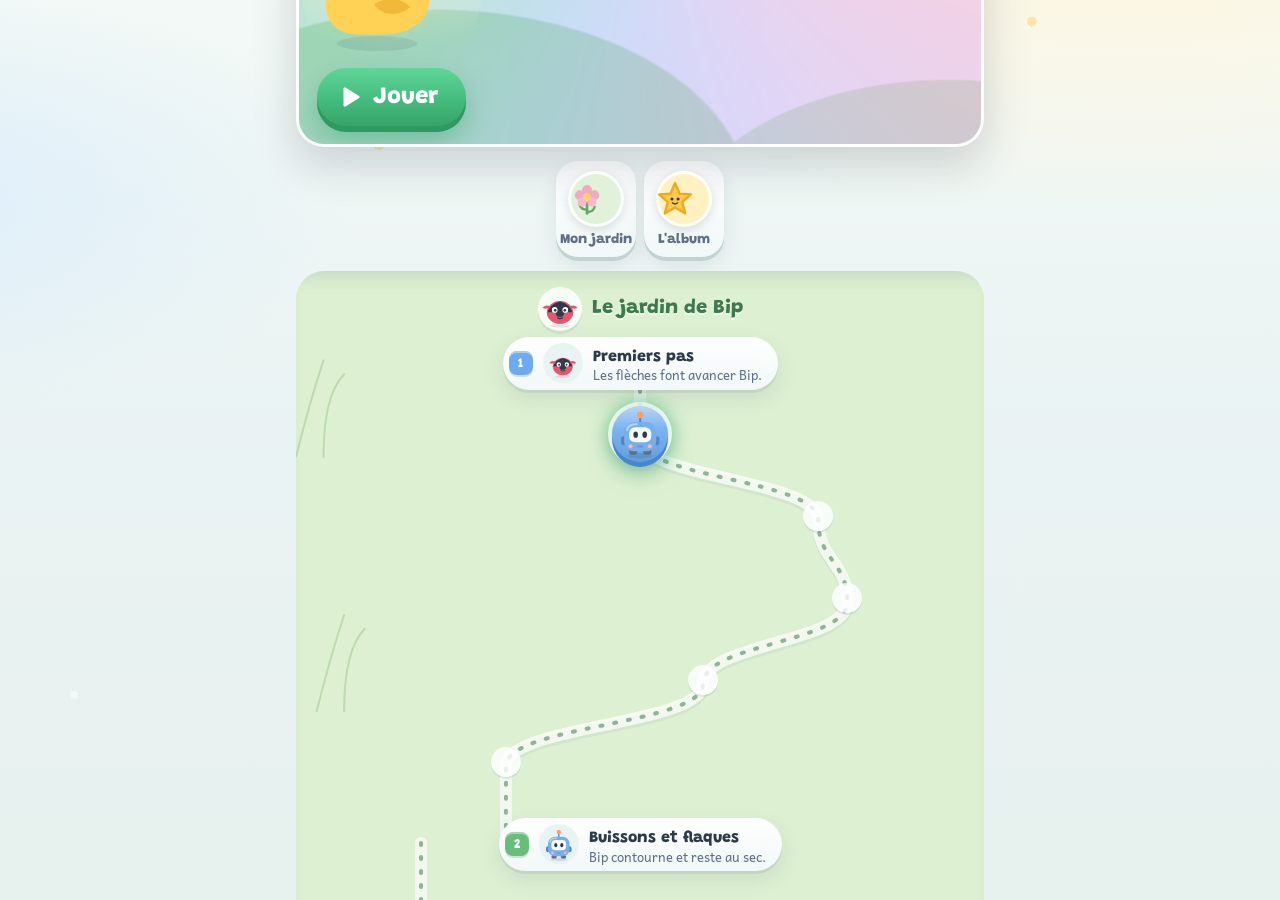
<file: index.html>
<!doctype html>
<html lang="fr">
<head>
<meta charset="utf-8">
<meta name="viewport" content="width=device-width, initial-scale=1, maximum-scale=1, user-scalable=no, viewport-fit=cover">
<meta name="theme-color" content="#EAF3F3">
<meta name="description" content="Bip, le grand jardin : programme un petit robot, construis des machines et découvre la logique en jouant. Dès 5 ans, sans lire, sans pression.">
<meta name="mobile-web-app-capable" content="yes">
<meta name="apple-mobile-web-app-capable" content="yes">
<meta name="apple-mobile-web-app-title" content="Bip">
<link rel="manifest" href="manifest.webmanifest">
<link rel="icon" type="image/png" sizes="192x192" href="icons/icon-192.png">
<link rel="apple-touch-icon" href="icons/apple-180.png">
<style>:root{color-scheme:light;padding-block:env(safe-area-inset-top,0px) env(safe-area-inset-bottom,0px)}img{max-width:100%}[hidden]{display:none!important}</style>
</head>
<body>
<title>Bip — Le grand jardin</title>
<link rel="preconnect" href="https://fonts.googleapis.com">
<link rel="preconnect" href="https://fonts.gstatic.com" crossorigin>
<link rel="stylesheet" href="https://fonts.googleapis.com/css2?family=Andika:wght@400;700&family=Grandstander:wght@600;800&display=swap">
<style>
/* ======================================================================
   Bip V4 — un seul langage visuel, pensé pour des mains de six ans.
   Portrait : plateau en haut, programme et blocs en dessous, pouce en bas.
   Paysage large : plateau à gauche, bulle + programme + blocs à droite.
   ====================================================================== */
@property --cell { syntax: '<length>'; inherits: true; initial-value: 64px; }
@property --ang { syntax: '<angle>'; inherits: false; initial-value: 0deg; }
:root {
  --paper: #EAF3F3; --paper-2: #DCEAEA; --card: #FFFFFF; --line: #CCDEDD;
  --ink: #2C3A4C; --ink-soft: #5F7086;
  --grass-a: #D9EFCF; --grass-b: #CDE8C2; --grass-edge: #B3D8A3;
  --bip: #77AFEA; --bip-dark: #4E86C7; --screen: #F5FAFF; --blush: #FFB6B2; --apricot: #FF9E6B;
  --move: #6CABEF; --move-edge: #4787D0;
  --jump: #A993EE; --jump-edge: #8670D6;
  --loop: #FFC94F; --loop-edge: #E3A526; --loop-soft: #FFF4D6; --loop-ink: #6E4A00;
  --rel: #35B3A1; --rel-edge: #23917F;
  --whl: #FF9E86; --whl-edge: #E07B62; --whl-soft: #FFE9E3; --whl-ink: #7A2E1C;
  --iff: #F39AC4; --iff-edge: #D677A4; --iff-soft: #FDEAF3; --iff-ink: #6E2148;
  --fnc: #FFB570; --fnc-edge: #E8924A; --fnc-soft: #FFF0E0;
  --go: #44BC7D; --go-edge: #2E9A60; --stop: #FF9A66; --stop-edge: #E1784A;
  --warn: #FF7A61; --water: #A6D7F1; --leaf: #69BD7B; --star: #FFC94F; --pollen: #FFD36B;
  --w0: #DDF0D2; --w1: #D3EAF4; --w2: #F6E7D2; --w3: #D9DAEF; --w4: #FCE9CF;
  --display: 'Grandstander', 'Baloo 2', 'Trebuchet MS', system-ui, sans-serif;
  --text: 'Andika', 'Verdana', system-ui, sans-serif;
  --blk: clamp(50px, calc((100vw - 32px - 40px) / 6), 64px);
  --sat: env(safe-area-inset-top, 0px); --sab: env(safe-area-inset-bottom, 0px);
  /* V11 « Nouvelle robe » — nouveaux tokens du langage visuel (toujours ici, dans :root) */
  --sky: radial-gradient(90% 55% at 88% -8%, #FFF6DE 0%, rgba(255, 246, 222, 0) 58%), radial-gradient(65% 45% at -8% 22%, #DDEEFB 0%, rgba(221, 238, 251, 0) 55%), linear-gradient(180deg, #F3F9F6 0%, var(--paper) 46%, #E7F1EE 100%);
  --card-grad: linear-gradient(180deg, #FFFFFF 0%, #F1F8F7 100%);
  --gloss: linear-gradient(180deg, rgba(255,255,255,.38) 0%, rgba(255,255,255,.06) 42%, rgba(0,0,0,.07) 100%);
  --sh-card: 0 8px 22px rgba(44, 58, 76, .10);
  --sh-pop: 0 18px 44px rgba(44, 58, 76, .20);
  --rainbow: conic-gradient(from var(--ang, 0deg), #FFC94F, #FF8878, #E585B4, #A993EE, #6CABEF, #44BC7D, #6ACBB0, #FFC94F);
  --sun: radial-gradient(circle, #FFF3C4 0%, rgba(255, 243, 196, 0) 65%);
  color-scheme: light;
}
html { box-sizing: border-box; height: 100%; background: var(--sky); }
*, *::before, *::after { box-sizing: inherit; }
body {
  height: 100%; margin: 0; background: none; color: var(--ink);
  font-family: var(--text); font-size: 17px; line-height: 1.35;
  overscroll-behavior: none; overflow: hidden;
  -webkit-tap-highlight-color: transparent; -webkit-user-select: none; user-select: none; -webkit-touch-callout: none;
}
#app { height: 100%; }
button { font: inherit; color: inherit; border: 0; background: none; padding: 0; cursor: pointer; touch-action: manipulation; }
button:focus-visible, .blk:focus-visible, .node:focus-visible { outline: 3px solid var(--ink); outline-offset: 3px; }
svg { display: block; }
.sr { position: absolute; width: 1px; height: 1px; overflow: hidden; clip: rect(0 0 0 0); }

/* ---------- Pièces communes ---------- */
.ibtn { flex: none; width: 48px; height: 48px; border-radius: 16px; display: grid; place-items: center; background: var(--card); color: var(--ink); box-shadow: 0 3px 0 var(--line); }
.ibtn svg { width: 26px; height: 26px; }
.ibtn:active { transform: translateY(2px); box-shadow: 0 1px 0 var(--line); }
.ibtn.glow { background: #FFF1C2; box-shadow: 0 3px 0 var(--loop-edge); animation: wiggle 1.4s ease-in-out infinite; }
.top { grid-area: top; display: flex; align-items: center; gap: 10px; min-height: 48px; }
.tray { flex: 1; min-width: 0; display: flex; justify-content: center; align-items: center; gap: 6px; }
.tray .tt { width: 36px; height: 36px; filter: grayscale(1) opacity(.38); transition: filter .3s; }
.tray .tt.got { filter: none; animation: pop .5s cubic-bezier(.3, 1.6, .5, 1); }
.tray .to { width: 18px; height: 18px; color: var(--ink-soft); opacity: .6; }
.dots { flex: 1; display: flex; justify-content: center; gap: 8px; }
.dots i { width: 14px; height: 14px; border-radius: 50%; background: var(--paper-2); box-shadow: inset 0 0 0 2px var(--line); }
.dots i.done { background: var(--go); box-shadow: none; }
.dots i.now { box-shadow: inset 0 0 0 3px var(--go); background: #fff; animation: breathe 1.8s ease-in-out infinite; }

/* La bulle : le visage de celui qui parle + deux lignes, lue à voix haute */
.bubble { display: flex; align-items: center; gap: 10px; text-align: left; background: var(--card); border-radius: 22px; padding: 8px 12px 8px 8px; min-height: 60px; width: 100%; box-shadow: 0 4px 14px rgba(44, 58, 76, .08); }
.bubble .mini { flex: none; width: 46px; height: 46px; border-radius: 50%; background: var(--paper); display: grid; place-items: center; overflow: hidden; }
.bubble .mini svg { width: 86%; height: 86%; }
.bubble .msg { flex: 1; min-width: 0; font-size: clamp(16px, 4.3vw, 19px); line-height: 1.3; text-wrap: pretty; }
.bubble .spk { flex: none; width: 24px; height: 24px; color: var(--ink-soft); }
.bubble.new { animation: nudge .4s ease-out; }
.bubble.new .mini { animation: pop .45s cubic-bezier(.3, 1.6, .5, 1); }

/* ---------- La carte : un chemin dans quatre mondes ---------- */
#home { height: 100%; overflow-y: auto; overscroll-behavior: contain; padding-bottom: calc(28px + var(--sab)); }
.home-in { max-width: 720px; margin: 0 auto; padding: calc(8px + var(--sat)) 16px 0; display: flex; flex-direction: column; gap: 14px; }
.hero { position: relative; display: grid; grid-template-columns: auto 1fr; align-items: center; gap: 2px 16px; padding: 16px 18px 18px; border-radius: 28px;
  background: radial-gradient(120% 90% at 20% 110%, var(--grass-b) 0 38%, transparent 38.5%), radial-gradient(90% 70% at 95% 120%, var(--grass-a) 0 45%, transparent 45.5%), var(--card); overflow: hidden; }
.hero-art { position: relative; width: clamp(100px, 28vw, 150px); aspect-ratio: 1; grid-row: span 3; }
.hero-art .bipsvg { width: 100%; height: 100%; animation: bob 3.2s ease-in-out infinite; }
.hero-art .float { position: absolute; width: 34%; }
.hero-art .f1 { right: -14%; top: 2%; animation: bob 2.8s ease-in-out .4s infinite; }
.hero-art .f2 { left: -12%; bottom: 0; width: 30%; animation: bob 3.4s ease-in-out .9s infinite; }
.hero h1 { font-family: var(--display); font-weight: 800; font-size: clamp(44px, 12vw, 68px); line-height: .9; margin: 0; letter-spacing: -.01em; }
.hero .sub { margin: 0; color: var(--ink-soft); font-size: clamp(15px, 3.8vw, 18px); }
.hero .garden { display: flex; flex-wrap: wrap; gap: 2px; min-height: 18px; margin-top: 2px; }
.hero .garden span { display: block; width: 18px; height: 18px; animation: pop .5s cubic-bezier(.3, 1.6, .5, 1) backwards; }
.hero .garden svg { width: 100%; height: 100%; }
.big-go { justify-self: start; margin-top: 6px; display: inline-flex; align-items: center; gap: 10px; font-family: var(--display); font-weight: 800; font-size: 24px;
  color: #fff; background: var(--go); padding: 13px 28px 13px 20px; border-radius: 999px; box-shadow: 0 5px 0 var(--go-edge); }
.big-go svg { width: 26px; height: 26px; }
.big-go:active { transform: translateY(3px); box-shadow: 0 2px 0 var(--go-edge); }
.hub { display: grid; grid-template-columns: repeat(2, 1fr); gap: 8px; max-width: 340px; margin: 0 auto; }
.hub button { display: flex; flex-direction: column; align-items: center; gap: 6px; padding: 10px 4px 8px; border-radius: 22px; background: var(--card); box-shadow: 0 4px 0 var(--line); }
.hub button:active { transform: translateY(2px); box-shadow: 0 2px 0 var(--line); }
.hub .ico { position: relative; width: 56px; height: 56px; border-radius: 50%; display: grid; place-items: center; background: var(--tint, var(--paper)); }
.hub .ico svg { width: 68%; height: 68%; }
.hub .ico .badge { position: absolute; right: -4px; top: -4px; min-width: 22px; height: 22px; padding: 0 5px; border-radius: 999px; background: var(--go); color: #fff; font-family: var(--display); font-weight: 800; font-size: 13px; display: grid; place-items: center; box-shadow: 0 0 0 3px #fff; }
.hub small { font-family: var(--display); font-weight: 800; font-size: 13px; color: var(--ink-soft); line-height: 1.1; text-align: center; }
.hub .week { position: absolute; inset: -5px; }
.hub .week i { position: absolute; left: 50%; top: 50%; width: 7px; height: 7px; margin: -3.5px; border-radius: 50%; background: var(--line); transform: rotate(var(--a)) translateY(-33px); }
.hub .week i.on { background: var(--go); }
.adults-row { display: flex; justify-content: center; margin-top: 4px; }
.adults { display: inline-flex; align-items: center; gap: 8px; color: var(--ink-soft); font-size: 15px; padding: 8px 14px; border-radius: 999px; border: 2px solid var(--line); background: var(--card); }
.adults svg { width: 18px; height: 18px; }

.trail { position: relative; border-radius: 28px; overflow: hidden; }
.world { position: relative; padding: 10px 0 14px; background: var(--wbg); }
.world[data-w="0"] { --wbg: var(--w0); --wink: #3F7A4D; }
.world[data-w="1"] { --wbg: var(--w1); --wink: #2F6E8E; }
.world[data-w="2"] { --wbg: var(--w2); --wink: #8C5A2B; }
.world[data-w="3"] { --wbg: var(--w3); --wink: #4A4D8F; }
.world[data-w="4"] { --wbg: var(--w4); --wink: #C77B3A; }
.world-head { display: flex; align-items: center; justify-content: center; gap: 10px; margin: 6px 16px 4px; font-family: var(--display); font-weight: 800; font-size: 20px; color: var(--wink); }
.world-head .wa { width: 44px; height: 44px; }
.world-head .wa svg { width: 100%; height: 100%; }
.world .deco { position: absolute; inset: 0; pointer-events: none; opacity: .5; }
.chap { position: relative; margin: 6px 12px 0; }
.chap-banner { position: relative; z-index: 2; display: flex; align-items: center; gap: 10px; width: fit-content; max-width: calc(100% - 20px); margin: 0 auto 2px; padding: 6px 16px 6px 6px; border-radius: 999px; background: var(--card); box-shadow: 0 3px 0 rgba(44, 58, 76, .08); }
.chap-banner .av { flex: none; width: 40px; height: 40px; border-radius: 50%; background: var(--paper); display: grid; place-items: center; }
.chap-banner .av svg { width: 84%; height: 84%; }
.chap-banner b { font-family: var(--display); font-weight: 800; font-size: 16px; line-height: 1.1; }
.chap-banner small { display: block; font-family: var(--text); font-size: 13px; color: var(--ink-soft); }
.chap-banner .cn { flex: none; width: 24px; height: 24px; border-radius: 8px; display: grid; place-items: center; color: #fff; background: var(--tone); font-family: var(--display); font-weight: 800; font-size: 13px; }
.nodes { position: relative; height: var(--h); }
.nodes svg.path { position: absolute; inset: 0; width: 100%; height: 100%; overflow: visible; }
.nodes svg.path path { fill: none; stroke: #fff; stroke-width: 12; stroke-linecap: round; opacity: .7; }
.nodes svg.path path.dash { stroke: var(--wink); stroke-width: 4; stroke-dasharray: 2 12; opacity: .55; }
.node { position: absolute; left: var(--x); top: var(--y); width: 64px; height: 78px; margin: -32px 0 0 -32px; display: flex; flex-direction: column; align-items: center; gap: 2px; }
.node .n { width: 56px; height: 56px; border-radius: 50%; display: grid; place-items: center; font-family: var(--display); font-weight: 800; font-size: 22px; color: #fff; background: var(--tone); box-shadow: 0 5px 0 var(--tone-edge), 0 0 0 4px rgba(255,255,255,.75); transition: transform .15s; }
.node .st { display: flex; gap: 0; height: 16px; }
.node .st svg { width: 16px; height: 16px; }
.node.far .n { width: 30px; height: 30px; margin: 13px 0; background: rgba(255,255,255,.8); box-shadow: 0 2px 0 rgba(44,58,76,.1); }
.node.far { pointer-events: none; }
.node.next .n { animation: ring 1.8s ease-out infinite; }
.node.next .n .rb { width: 90%; height: 90%; }
.node.next .n .rb .bipsvg { width: 100%; height: 100%; animation: bob 2.6s ease-in-out infinite; }
.node:not(.far):active .n { transform: translateY(3px); box-shadow: 0 1px 0 var(--tone-edge), 0 0 0 4px rgba(255,255,255,.75); }
.node.done .n { font-size: 20px; }
[data-tone="sky"] { --tone: var(--move); --tone-edge: var(--move-edge); }
[data-tone="leaf"] { --tone: var(--leaf); --tone-edge: #4E9E61; }
[data-tone="water"] { --tone: #5DB6DE; --tone-edge: #3F96BF; }
[data-tone="lilac"] { --tone: var(--jump); --tone-edge: var(--jump-edge); }
[data-tone="sun"] { --tone: #F5B83A; --tone-edge: #D3951D; }
[data-tone="teal"] { --tone: var(--rel); --tone-edge: var(--rel-edge); }
[data-tone="coral"] { --tone: #F58A70; --tone-edge: #D66A50; }
[data-tone="pink"] { --tone: #E585B4; --tone-edge: #C76594; }
[data-tone="peach"] { --tone: #F7A55E; --tone-edge: #D9873F; }
[data-tone="rust"] { --tone: #C97B4A; --tone-edge: #A45F33; }
[data-tone="wood"] { --tone: #B08954; --tone-edge: #8E6C3D; }
[data-tone="gold"] { --tone: #E3B341; --tone-edge: #C2941F; }
[data-tone="orange"] { --tone: #F58A70; --tone-edge: #D66A50; }
[data-tone="slate"] { --tone: #7286A6; --tone-edge: #566A88; }
[data-tone="indigo"] { --tone: #7C89C9; --tone-edge: #5F6CAB; }
[data-tone="night"] { --tone: #6A6DAE; --tone-edge: #515491; }
[data-tone="dawn"] { --tone: #F2A65A; --tone-edge: #D18A3E; }
[data-tone="sunrise"] { --tone: #F7C948; --tone-edge: #D9A521; }
.picnic-end { display: flex; flex-direction: column; align-items: center; gap: 4px; padding: 10px 0 4px; color: var(--wink); font-family: var(--display); font-weight: 800; }
.picnic-end svg { width: min(220px, 60%); height: auto; }

/* ---------- Le niveau ---------- */
#game, #lab, #sandbox { height: 100%; display: grid; gap: 10px; padding: calc(8px + var(--sat)) 16px calc(10px + var(--sab)); max-width: 1100px; margin: 0 auto; }
#game { grid-template-columns: minmax(0, 1fr); grid-template-rows: auto minmax(0, 1fr) auto auto; grid-template-areas: "top" "board" "prog" "pal"; }
.lvl-pill { flex: none; font-family: var(--display); font-weight: 800; font-size: 17px; padding: 6px 12px; border-radius: 999px; background: var(--card); white-space: nowrap; }
.lvl-pill i { display: inline-block; width: 10px; height: 10px; border-radius: 50%; background: var(--tone, var(--move)); margin-right: 6px; vertical-align: 1px; }
.board-wrap { grid-area: board; position: relative; min-height: 0; display: flex; flex-direction: column; align-items: center; justify-content: center; gap: 10px; }
.board-wrap .board-center { min-height: 0; width: 100%; display: flex; flex-direction: column; align-items: center; justify-content: center; gap: 8px; }
.vars { display: flex; align-items: center; gap: 6px; font-size: 15px; color: var(--ink-soft); }
.vars button { min-width: 40px; height: 32px; padding: 0 10px; border-radius: 999px; background: var(--card); font-family: var(--display); font-weight: 800; font-size: 16px; color: var(--ink-soft); box-shadow: 0 2px 0 var(--line); }
.vars button.on { background: var(--ink); color: #fff; box-shadow: none; }
.vars button.pass { background: #DDF4E7; color: var(--go-edge); }
.vars button.pass.on { background: var(--go); color: #fff; }
.vars button.fail { background: #FFE3DC; color: #C4553E; }
.board { position: relative; width: calc(var(--cell) * var(--cols)); height: calc(var(--cell) * var(--rows)); box-sizing: content-box;
  border: 7px solid var(--grass-edge); border-radius: 24px; transition: --cell .25s ease;
  background-color: var(--grass-a);
  background-image: conic-gradient(var(--grass-b) 25%, transparent 0 50%, var(--grass-b) 0 75%, transparent 0);
  background-size: calc(var(--cell) * 2) calc(var(--cell) * 2); }
.board::after { content: ''; position: absolute; inset: 0; border-radius: 17px; box-shadow: inset 0 3px 0 rgba(255,255,255,.5); pointer-events: none; }
.board.night { background-color: #3E4470; background-image: conic-gradient(#454B7A 25%, transparent 0 50%, #454B7A 0 75%, transparent 0); border-color: #2E3358; }
.board.night::after { box-shadow: inset 0 3px 0 rgba(255,255,255,.12); }
.board.night .it > svg { filter: brightness(.92); }
.board.night .toy-e { animation: glow 2.2s ease-in-out infinite !important; }
.board.night .toy-e svg { filter: none; }
.it { position: absolute; left: 0; top: 0; width: var(--cell); height: var(--cell); transform: translate(calc(var(--x) * var(--cell)), calc(var(--y) * var(--cell))); display: grid; place-items: center; }
.it > svg { width: 86%; height: 86%; }
.it.puddle > svg, .it.water > svg { width: 100%; height: 100%; }
.it.pad { transition: transform .6s ease-in, opacity .6s; }
.it.pad.sunk { transform: translate(calc(var(--x) * var(--cell)), calc(var(--y) * var(--cell) + 14%)) scale(.5); opacity: 0; }
.it.plank > svg { width: 100%; height: 100%; }
.it.switchc > svg { transition: transform .2s; }
.it.switchc.pressed > svg { animation: pop .4s cubic-bezier(.3, 1.6, .5, 1); }
.it.gate > svg { transition: transform .6s ease-in, opacity .6s; }
.it.gate.open > svg { transform: translateY(30%) scaleY(.1); opacity: 0; }
.it.flower .fp { opacity: .45; transition: opacity .3s; }
.it.flower.painted .fp { opacity: 1; }
.it.flower.painted > svg { animation: pop .45s cubic-bezier(.3, 1.6, .5, 1); }
.it.crate { z-index: 4; transition: transform .38s cubic-bezier(.45, .05, .35, 1); }
.it.flag { color: #FFC94F; z-index: 2; animation: beacon 2.2s ease-in-out infinite; }
@keyframes beacon { 0%, 100% { opacity: .75; } 50% { opacity: 1; } }
.it.toy > svg { width: 74%; height: 74%; animation: idle 3s ease-in-out infinite; animation-delay: calc(var(--x) * -.4s); }
.it.toy.got > svg { animation: collect .55s ease-in forwards; }
.it.box > svg { width: 90%; height: 90%; }
.robot { z-index: 5; transition: transform .38s cubic-bezier(.45, .05, .35, 1); }
.robot.jumping { transition-duration: .52s; transition-timing-function: cubic-bezier(.4, .2, .4, 1); }
.robot.instant { transition: none; }
.robot .sprite { width: 96%; height: 96%; }
.robot .bipsvg { width: 100%; height: 100%; overflow: visible; }
.facing { position: absolute; left: 50%; top: 50%; width: 0; height: 0; border-left: 11px solid var(--bip-dark); border-top: 9px solid transparent; border-bottom: 9px solid transparent; opacity: .75;
  transform: translate(-50%, -50%) rotate(var(--rot, 0deg)) translateX(calc(var(--cell) * .5)); transition: transform .2s; pointer-events: none; }
.robot[data-face="r"] { --rot: 0deg; } .robot[data-face="d"] { --rot: 90deg; } .robot[data-face="l"] { --rot: 180deg; } .robot[data-face="u"] { --rot: -90deg; }
.ball-sprite { position: absolute; z-index: 5; width: var(--cell); height: var(--cell); display: grid; place-items: center;
  transform: translate(calc(var(--x) * var(--cell)), calc(var(--y) * var(--cell))); transition: transform .22s linear; }
.ball-sprite svg { width: 80%; height: 80%; }
.ball-sprite.roll { animation: rollball .22s linear; }
.fx { position: absolute; inset: 0; pointer-events: none; z-index: 6; }
.dot { position: absolute; left: 0; top: 0; width: var(--cell); height: var(--cell); transform: translate(calc(var(--x) * var(--cell) + var(--ox, 0px)), calc(var(--y) * var(--cell))); display: grid; place-items: center; }
.dot.corner { place-items: start start; padding: 3%; }
.dot.corner b { width: 34%; height: 34%; }
.dot b { width: 40%; height: 40%; border-radius: 50%; background: rgba(255,255,255,.9); border: 3px dashed var(--bip-dark); display: grid; place-items: center; font-family: var(--display); font-weight: 800; font-size: calc(var(--cell) * .2); color: var(--bip-dark); opacity: 0; animation: dotin .3s ease-out forwards; animation-delay: inherit; }
.dot.jumpdot b { border-color: var(--jump-edge); color: var(--jump-edge); }
.splash { position: absolute; left: 0; top: 0; width: var(--cell); height: var(--cell); transform: translate(calc(var(--x) * var(--cell)), calc(var(--y) * var(--cell))); }
.splash i { position: absolute; inset: 18%; border-radius: 50%; border: 4px solid #fff; opacity: 0; animation: ripple .9s ease-out forwards; }
.splash i:nth-child(2) { animation-delay: .18s; }
.bonk { position: absolute; left: 0; top: 0; width: var(--cell); height: var(--cell); transform: translate(calc(var(--x) * var(--cell)), calc(var(--y) * var(--cell))); display: grid; place-items: center; }
.bonk svg { width: 50%; height: 50%; animation: bonk .6s ease-out forwards; }
.paint { position: absolute; left: 0; top: 0; width: var(--cell); height: var(--cell); transform: translate(calc(var(--x) * var(--cell)), calc(var(--y) * var(--cell))); display: grid; place-items: center; }
.paint i { width: 46%; height: 46%; border-radius: 46% 54% 52% 48%; background: var(--pollen); opacity: .85; animation: pop .3s ease-out; box-shadow: 0 0 0 3px rgba(255, 211, 107, .25); }
.paint.tr i { width: 26%; height: 26%; opacity: .4; box-shadow: none; }
.sense { position: absolute; left: 0; top: 0; width: var(--cell); height: var(--cell); transform: translate(calc(var(--x) * var(--cell)), calc(var(--y) * var(--cell))); display: grid; place-items: center; }
.sense i { width: 70%; height: 70%; border-radius: 50%; border: 4px dashed var(--ink-soft); animation: sense .45s ease-out forwards; }
.sense.yes i { border-color: var(--go); }
.tilemark { position: absolute; left: 0; top: 0; width: var(--cell); height: var(--cell); transform: translate(calc(var(--x) * var(--cell)), calc(var(--y) * var(--cell))); display: grid; place-items: center; z-index: 3; pointer-events: none; }
.tilemark i { width: 62%; height: 62%; border-radius: 30%; background: rgba(255,255,255,.85); border: 3px solid var(--bip-dark); display: grid; place-items: center; animation: pop .25s ease-out; }
.tilemark i .blk { width: 100%; height: 100%; box-shadow: none; border-radius: 22%; }
.tilemark i svg { width: 78%; height: 78%; color: var(--bip-dark); }
.tilemark.pick i { border-color: var(--go); background: #E9F9F0; }
.tilemark.hint i { border-style: dashed; background: rgba(255,255,255,.6); color: var(--loop-edge); }

/* Visages de Bip */
.bipsvg .shadow { fill: rgba(44, 58, 76, .14); }
.bipsvg .eyes ellipse { fill: var(--ink); }
.bipsvg .eyes { transition: transform .2s; }
.bipsvg .eyes-happy path, .bipsvg .eyes-oops path { fill: none; stroke: var(--ink); stroke-width: 4; stroke-linecap: round; }
.bipsvg .eyes-happy, .bipsvg .eyes-oops, .bipsvg .drops, .bipsvg .qm { display: none; }
.happy .bipsvg .eyes, .oops .bipsvg .eyes, .wet .bipsvg .eyes { display: none; }
.happy .bipsvg .eyes-happy { display: inline; }
.oops .bipsvg .eyes-oops, .wet .bipsvg .eyes-oops { display: inline; }
.wet .bipsvg .drops { display: inline; }
.puzzled .bipsvg .qm { display: inline; }
.robot[data-face="r"] .eyes { transform: translate(4px, 0); }
.robot[data-face="l"] .eyes { transform: translate(-4px, 0); }
.robot[data-face="u"] .eyes { transform: translate(0, -3px); }
.robot[data-face="d"] .eyes { transform: translate(0, 3px); }
.robot.happy .sprite { animation: cheer .7s ease-in-out 2; }

/* Programme */
.prog { grid-area: prog; background: var(--card); border-radius: 22px; padding: 8px 10px 10px; display: grid; grid-template-columns: minmax(0, 1fr) auto; gap: 6px 10px; }
.prog-head { grid-column: 1 / -1; display: flex; align-items: center; gap: 10px; min-height: 30px; }
.prog-head .lab { display: inline-flex; align-items: center; gap: 6px; font-family: var(--display); font-weight: 800; font-size: 15px; color: var(--ink-soft); }
.prog-head .lab svg { width: 22px; height: 22px; }
.batts { display: inline-flex; align-items: center; gap: 4px; padding: 3px 8px; border-radius: 999px; background: var(--paper); }
.batts.shake { animation: shake .45s; }
.batt { position: relative; width: 12px; height: 20px; border-radius: 3px; border: 2px solid var(--ink-soft); }
.batt::before { content: ''; position: absolute; left: 2px; top: -5px; width: 4px; height: 3px; border-radius: 1px; background: var(--ink-soft); }
.batt.full { background: var(--go); border-color: var(--go-edge); }
.batts .bl { font-size: 13px; color: var(--ink-soft); margin-left: 2px; }
.trash { margin-left: auto; width: 40px; height: 36px; border-radius: 14px; display: grid; place-items: center; color: var(--ink-soft); background: var(--paper); }
.trash svg { width: 22px; height: 22px; }
.trash.arm { background: var(--warn); color: #fff; animation: wiggle .5s ease-in-out infinite; }
.seq-scroll { min-width: 0; display: flex; flex-direction: column; gap: 8px; max-height: calc(var(--blk) * 3.4 + 40px); overflow-y: auto; padding: 4px 2px 8px; }
.seq { display: flex; flex-wrap: wrap; align-items: center; align-content: flex-start; gap: 8px; min-height: var(--blk); }
.run-col { display: flex; flex-direction: column; align-items: center; justify-content: flex-start; gap: 10px; padding-top: 2px; }
.play { width: 72px; height: 72px; border-radius: 50%; display: grid; place-items: center; color: #fff; background: var(--go); box-shadow: 0 6px 0 var(--go-edge); }
.play svg { width: 34px; height: 34px; }
.play:active { transform: translateY(3px); box-shadow: 0 3px 0 var(--go-edge); }
.running .play { background: var(--stop); box-shadow: 0 6px 0 var(--stop-edge); }
.stepb { width: 56px; height: 42px; border-radius: 14px; display: grid; place-items: center; color: var(--go-edge); background: #E2F5EA; }
.stepb svg { width: 24px; height: 24px; }
.stepb.glow { animation: wiggle 1.4s ease-in-out infinite; background: #C9EED8; }
.running .stepb { opacity: .35; }
.ball-only .seq-scroll, .ball-only .stepb { display: none; }
.ball-only .prog { grid-template-columns: minmax(0, 1fr) auto; }
.ball-only .prog-head { grid-column: 1; }
.ball-only .run-col { grid-row: 1; grid-column: 2; }

/* Blocs */
.blk { position: relative; flex: none; width: var(--blk); height: var(--blk); border-radius: 16px; display: grid; place-items: center; color: #fff;
  background: var(--move); box-shadow: 0 4px 0 var(--move-edge); touch-action: none; cursor: grab; transition: transform .15s, box-shadow .15s; }
.blk > svg { width: 60%; height: 60%; pointer-events: none; }
.blk[data-t="l"] > svg { transform: rotate(180deg); }
.blk[data-t="u"] > svg { transform: rotate(-90deg); }
.blk[data-t="d"] > svg { transform: rotate(90deg); }
.blk[data-t="j"] { background: var(--jump); box-shadow: 0 4px 0 var(--jump-edge); }
.blk[data-t="f"], .blk[data-t="tl"], .blk[data-t="tr"] { background: var(--rel); box-shadow: 0 4px 0 var(--rel-edge); }
.blk[data-t="star"] { background: var(--fnc); box-shadow: 0 4px 0 var(--fnc-edge); }
.blk[data-t="while"] { background: var(--whl); box-shadow: 0 4px 0 var(--whl-edge); color: var(--whl-ink); }
.blk[data-t="if"] { background: var(--iff); box-shadow: 0 4px 0 var(--iff-edge); color: var(--iff-ink); }
.blk[data-t="loop"] { background: var(--loop); box-shadow: 0 4px 0 var(--loop-edge); color: var(--loop-ink); }
.blk.eraser { background: var(--paper-2); color: var(--ink-soft); box-shadow: 0 4px 0 var(--line); }
.blk b { position: absolute; bottom: 3px; left: 0; right: 0; text-align: center; font-family: var(--display); font-weight: 800; font-size: 11px; letter-spacing: .02em; pointer-events: none; }
.blk:has(b) > svg { width: 50%; height: 50%; margin-top: -10px; }
.seq .blk b { display: none; }
.seq .blk:has(b) > svg { width: 60%; height: 60%; margin-top: 0; }
.blk.in, .ctr.in { animation: pop .35s cubic-bezier(.3, 1.6, .5, 1); }
.pal .blk.in { animation: none; box-shadow: 0 0 0 3px #fff, 0 0 0 6px var(--go); }
.blk.now, .ctr.now { transform: scale(1.1); box-shadow: 0 0 0 4px #fff, 0 0 0 8px var(--go); }
.ctr.now { transform: none; box-shadow: 0 0 0 3px #fff, 0 0 0 6px var(--go); }
.fn-row.target { border-style: solid; }
.blk.bad { box-shadow: 0 0 0 4px #fff, 0 0 0 8px var(--warn); animation: shake .5s; }
.ctr.badpath > .ctr-head { outline: 3px dashed var(--warn); outline-offset: 3px; border-radius: 14px; }
.blk.done { opacity: .55; }
.slot { flex: none; width: var(--blk); height: var(--blk); border-radius: 16px; border: 3px dashed var(--line); display: grid; place-items: center; color: var(--line); font-family: var(--display); font-weight: 800; font-size: 26px; }
.slot.on { border-color: var(--move); color: var(--move); animation: breathe 1.8s ease-in-out infinite; }
.ph { flex: none; width: var(--blk); height: var(--blk); border-radius: 16px; background: rgba(108, 171, 239, .18); border: 3px dashed var(--move); }
.ctr { --c: var(--loop); --ce: var(--loop-edge); --cs: var(--loop-soft); --ci: var(--loop-ink);
  position: relative; display: flex; align-items: stretch; gap: 5px; padding: 5px; border-radius: 18px; background: var(--c); box-shadow: 0 4px 0 var(--ce); max-width: 100%; transition: transform .15s, box-shadow .15s; }
.ctr.while { --c: var(--whl); --ce: var(--whl-edge); --cs: var(--whl-soft); --ci: var(--whl-ink); }
.ctr.if { --c: var(--iff); --ce: var(--iff-edge); --cs: var(--iff-soft); --ci: var(--iff-ink); }
.ctr-head { flex: none; display: flex; flex-direction: column; align-items: center; justify-content: center; gap: 4px; width: 42px; }
.ctr-x { width: 40px; height: 32px; display: grid; place-items: center; color: var(--ci); touch-action: none; font-family: var(--display); font-weight: 800; font-size: 18px; }
.ctr-x svg { width: 26px; height: 26px; }
.ctr-p { min-width: 40px; height: 32px; padding: 0 5px; border-radius: 999px; background: #fff; color: var(--ci); font-family: var(--display); font-weight: 800; font-size: 18px; font-variant-numeric: tabular-nums; display: grid; place-items: center; transition: background .2s; }
.ctr-p svg { width: 24px; height: 24px; }
.ctr.yes > .ctr-head .ctr-p { background: #C9F0D9; box-shadow: 0 0 0 3px var(--go); }
.ctr.no > .ctr-head .ctr-p { background: #E6ECEC; box-shadow: 0 0 0 3px var(--ink-soft); }
.ctr-body { flex: 1; min-width: calc(var(--blk) * .84 + 12px); padding: 5px; border-radius: 13px; background: var(--cs); gap: 6px; min-height: calc(var(--blk) * .84 + 10px); }
.ctr.target > .ctr-body, .ctr.target > .if-rows > .if-row > .ctr-body.target { box-shadow: inset 0 0 0 3px var(--ce); }
.if-rows { flex: 1; min-width: 0; display: flex; flex-direction: column; gap: 5px; }
.if-row { display: flex; align-items: stretch; gap: 4px; }
.if-lab { flex: none; width: 22px; display: grid; place-items: center; border-radius: 9px; }
.if-lab svg { width: 18px; height: 18px; }
.if-lab.yes { background: #D8F3E3; color: var(--go-edge); }
.if-lab.no { background: #ECEFF1; color: var(--ink-soft); }
.ctr.br-then > .if-rows > .if-row:first-child .if-lab, .ctr.br-else > .if-rows > .if-row:last-child .if-lab { box-shadow: 0 0 0 3px #fff, 0 0 0 5px var(--go); }
.ctr-body .blk, .ctr-body .slot, .ctr-body .ph { width: calc(var(--blk) * .84); height: calc(var(--blk) * .84); border-radius: 14px; }
.ctr-body .slot { font-size: 22px; }
.fn-row { display: flex; align-items: stretch; gap: 6px; padding: 5px; border-radius: 18px; background: var(--fnc-soft); border: 2px dashed var(--fnc); }
.fn-lab { flex: none; display: flex; align-items: center; gap: 2px; padding: 0 4px; color: var(--fnc-edge); font-family: var(--display); font-weight: 800; font-size: 20px; }
.fn-lab svg { width: 30px; height: 30px; }
.fn-row .seq { flex: 1; min-width: 0; min-height: calc(var(--blk) * .84); }
.fn-row .blk, .fn-row .slot, .fn-row .ph { width: calc(var(--blk) * .84); height: calc(var(--blk) * .84); border-radius: 14px; }
.fn-row.now { box-shadow: 0 0 0 3px var(--go); }
.pal { grid-area: pal; display: flex; flex-wrap: wrap; justify-content: center; gap: 8px; padding-bottom: 2px; min-height: calc(var(--blk) + 6px); }
.running .pal .blk { opacity: .55; }
.running #progCard .slot { opacity: .4; }

.ghost { position: fixed; left: 0; top: 0; z-index: 50; pointer-events: none; margin: 0; opacity: .95; box-shadow: 0 10px 24px rgba(44, 58, 76, .25) !important; }
.lifting { position: absolute !important; opacity: 0 !important; pointer-events: none; }
.poof { position: fixed; z-index: 60; width: 64px; height: 64px; margin: -32px 0 0 -32px; pointer-events: none; }
.poof i { position: absolute; left: 50%; top: 50%; width: 10px; height: 10px; margin: -5px; border-radius: 50%; background: var(--line); animation: poof .45s ease-out forwards; }
.hand { position: fixed; z-index: 40; width: 54px; height: 54px; margin: -6px 0 0 -14px; pointer-events: none; animation: tap 1.3s ease-in-out infinite; filter: drop-shadow(0 4px 6px rgba(44, 58, 76, .25)); }
.hand::before { content: ''; position: absolute; left: 4px; top: -2px; width: 22px; height: 22px; margin: -11px 0 0 -11px; border-radius: 50%; border: 3px solid var(--go); animation: tapring 1.3s ease-out infinite; }

/* ---------- Mon jardin ---------- */
#sandbox { grid-template-columns: minmax(0, 1fr); grid-template-rows: auto auto minmax(0, 1fr) auto; grid-template-areas: "top" "bub" "board" "tray"; }
#sandbox .bubble { grid-area: bub; }
#sandbox .board-wrap { grid-area: board; justify-content: center; }
.sb-slots { display: flex; align-items: center; gap: 6px; font-size: 15px; color: var(--ink-soft); min-width: 0; }
.sb-slots button { min-width: 40px; height: 36px; padding: 0 10px; border-radius: 999px; background: var(--card); font-family: var(--display); font-weight: 800; font-size: 16px; color: var(--ink-soft); box-shadow: 0 2px 0 var(--line); }
.sb-slots button.on { background: var(--ink); color: #fff; box-shadow: none; }
.sb-slots button.has { color: var(--go-edge); }
.sb-slots button.on.has { color: #fff; }
.sb-pill { display: grid; place-items: center; width: 44px; height: 40px; padding: 0; }
.sb-pill svg { width: 28px; height: 28px; }
.sandbox-tray { grid-area: tray; min-width: 0; display: flex; gap: 8px; overflow-x: auto; padding: 6px 2px 10px; scroll-snap-type: x proximity; -webkit-overflow-scrolling: touch; }
.sandbox-tray::-webkit-scrollbar { height: 0; }
.sb-item { position: relative; flex: none; width: var(--blk); height: var(--blk); border-radius: 16px; background: var(--card); box-shadow: 0 4px 0 var(--line); display: grid; place-items: center; scroll-snap-align: start; }
.sb-item svg { width: 66%; height: 66%; }
.sb-item.on { box-shadow: 0 0 0 3px #fff, 0 0 0 6px var(--go); }
.sb-item.eraser { color: var(--ink-soft); }
.sb-item.sb-code { color: #B07A2A; background: #FFF6E3; }
.code-input { width: 100%; box-sizing: border-box; margin: 10px 0 4px; padding: 12px 14px; font-family: Arial, Helvetica, sans-serif; font-size: 16px; line-height: 1.3; font-weight: 600; color: var(--ink); background: var(--paper); border: 2px solid var(--line); border-radius: 14px; letter-spacing: 1px; }
.code-input:focus { outline: none; border-color: var(--go); }
.sb-code-note { font-size: 14px; color: var(--ink-soft); margin: 8px 0 0; }
.stats-line { font-size: 14px; color: var(--ink-soft); background: var(--paper); border-radius: 12px; padding: 10px 12px; }
.sb-go { background: #DDF4E7; color: var(--go-edge); }

/* ---------- Les machines de Grand-Papa ---------- */
#lab { grid-template-rows: auto auto minmax(0, 1fr) auto auto; grid-template-areas: "top" "bub" "scene" "guess" "act"; }
#lab .bubble { grid-area: bub; }
.scene-wrap { grid-area: scene; min-height: 0; display: flex; align-items: center; justify-content: center; }
.scene { width: var(--sw, 100%); height: var(--sh, auto); aspect-ratio: var(--ar, 16 / 10); border-radius: 24px; background: var(--card); box-shadow: inset 0 0 0 7px var(--mtint, var(--paper-2)); overflow: hidden; touch-action: none; }
.scene svg { width: 100%; height: 100%; }
.scene .grab { cursor: grab; }
.scene .tap { cursor: pointer; }
.scene text { font-family: var(--display); font-weight: 800; fill: var(--ink-soft); pointer-events: none; }
.guess { grid-area: guess; display: flex; justify-content: center; gap: 10px; min-height: 60px; }
.guess .glab { align-self: center; font-family: var(--display); font-weight: 800; font-size: 14px; color: var(--ink-soft); margin-right: 2px; }
.guess button { width: 64px; height: 56px; border-radius: 18px; background: var(--card); box-shadow: 0 4px 0 var(--line); display: grid; place-items: center; color: var(--ink-soft); transition: transform .15s; }
.guess button svg { width: 30px; height: 30px; }
.guess button.on { box-shadow: 0 0 0 3px #fff, 0 0 0 6px var(--move); color: var(--ink); }
.guess button.hit { background: #DDF4E7; color: var(--go-edge); box-shadow: 0 0 0 3px #fff, 0 0 0 6px var(--go); }
.guess button.miss { opacity: .45; }
.act { grid-area: act; display: flex; align-items: center; justify-content: center; gap: 14px; }
.act .play { width: 72px; height: 72px; }
.act .play.big { width: auto; min-width: 72px; padding: 0 26px 0 20px; border-radius: 999px; display: inline-flex; align-items: center; gap: 10px; font-family: var(--display); font-weight: 800; font-size: 22px; }
.act .ibtn { width: 56px; height: 56px; }
#lab:not(.lab-done) .lab-next { display: none; }
#lab.lab-done .act .play.big { display: none; }
.scene .pulse { animation: pulse 1.2s ease-in-out 2; }
.scene .basket.lift path { filter: drop-shadow(0 6px 4px rgba(44,58,76,.25)); }
.scene .basket.grab .handle { animation: breathe 1.8s ease-in-out infinite; transform-origin: center; transform-box: fill-box; }
.scene .firefly use { transition: filter .3s; }
.scene .firefly.lit use { filter: drop-shadow(0 0 8px #FFE08A); }
#lab.running .guess button, #lab.running .scene .tap, #lab.running .scene .grab { pointer-events: none; }
@keyframes pulse { 0%, 100% { opacity: 1; } 50% { opacity: .35; } }
.machines-grid { display: grid; grid-template-columns: repeat(2, 1fr); gap: 12px; }
.mcard { display: flex; flex-direction: column; align-items: stretch; border-radius: 24px; background: var(--card); overflow: hidden; box-shadow: 0 4px 0 var(--line); text-align: left; }
.mcard .mart { aspect-ratio: 16 / 10; background: var(--mtint); display: grid; place-items: center; }
.mcard .mart svg { width: 100%; height: 100%; }
.mcard .mname { display: flex; align-items: center; gap: 8px; padding: 10px 12px 4px; font-family: var(--display); font-weight: 800; font-size: 16px; line-height: 1.1; }
.mcard .mdots { display: flex; align-items: center; gap: 8px; padding: 2px 12px 12px; }
.mcard .mdots i { width: 20px; height: 20px; border-radius: 50%; background: var(--paper-2); box-shadow: inset 0 0 0 2px var(--line); display: grid; place-items: center; }
.mcard .mdots i.done { background: var(--go); box-shadow: none; }
.mcard .mdots i.done svg { width: 12px; height: 12px; color: #fff; }
.mcard .mdots .free { margin-left: auto; width: 34px; height: 34px; border-radius: 12px; background: var(--paper); color: var(--ink-soft); display: grid; place-items: center; }
.mcard .mdots .free svg { width: 20px; height: 20px; }
.mcard:active .mart { filter: brightness(.97); }
[data-m="balance"] { --mtint: #E3F2E9; --macc: #3F8B78; }
[data-m="light"] { --mtint: #FFF3D4; --macc: #D69B25; }
[data-m="gears"] { --mtint: #FBE7DF; --macc: #CF745F; }
[data-m="rhythm"] { --mtint: #E4E9F8; --macc: #667BB7; }

/* ---------- Superpositions : histoire, bravo, album, machines, adultes ---------- */
.overlay { position: fixed; inset: 0; z-index: 70; display: grid; place-items: center; padding: 16px; background: rgba(44, 58, 76, .35); animation: fade .25s ease-out; }
.story-card { width: min(440px, 100%); background: var(--card); border-radius: 30px; padding: 24px 20px 20px; display: flex; flex-direction: column; align-items: center; gap: 10px; text-align: center; animation: rise .45s cubic-bezier(.3, 1.4, .5, 1); cursor: pointer; }
.story-art { width: min(150px, 40vw); aspect-ratio: 1; }
.story-art svg { width: 100%; height: 100%; animation: bob 3s ease-in-out infinite; }
.story-art.wide { width: min(300px, 70vw); aspect-ratio: 2 / 1.15; }
.story-who { font-family: var(--display); font-weight: 800; font-size: 20px; color: var(--ink-soft); }
.story-line { margin: 0; font-size: 20px; line-height: 1.4; text-wrap: balance; }
.story-card .btn { margin-top: 6px; }
.win-card { width: min(420px, 100%); background: var(--card); border-radius: 30px; padding: 20px 20px 22px; display: flex; flex-direction: column; align-items: center; gap: 8px; text-align: center; animation: rise .45s cubic-bezier(.3, 1.4, .5, 1); }
.win-card .bipwrap { width: 112px; height: 112px; }
.win-card .bipwrap svg { width: 100%; height: 100%; }
.win-card .bipwrap .bipsvg { animation: cheer .8s ease-in-out infinite; }
.win-card .bipwrap.av svg { animation: bob 2.6s ease-in-out infinite; }
.win-card h2 { margin: 0; font-family: var(--display); font-weight: 800; font-size: 34px; }
.win-card p { margin: 0; color: var(--ink-soft); font-size: 18px; text-wrap: balance; }
.win-card .who { margin: -4px 0 0; font-family: var(--display); font-weight: 800; font-size: 15px; color: var(--ink-soft); }
.stars { display: flex; gap: 6px; margin: 2px 0 4px; }
.stars svg { width: 50px; height: 50px; }
.stars .on { animation: pop .5s cubic-bezier(.3, 1.6, .5, 1) backwards; }
.btns { display: flex; flex-wrap: wrap; justify-content: center; gap: 12px; margin-top: 10px; }
.btn { display: inline-flex; align-items: center; gap: 8px; font-family: var(--display); font-weight: 800; font-size: 20px; padding: 12px 20px; border-radius: 999px; }
.btn svg { width: 22px; height: 22px; }
.btn.go { color: #fff; background: var(--go); box-shadow: 0 5px 0 var(--go-edge); }
.btn.soft { background: var(--paper); box-shadow: 0 5px 0 var(--line); }
.btn:active { transform: translateY(3px); }
.sheet { align-items: end; }
@media (min-width: 640px) { .sheet { align-items: center; } }
.sheet-card { position: relative; width: min(640px, 100%); max-height: 88%; overflow-y: auto; background: var(--card); border-radius: 28px; padding: 22px 20px 26px; animation: rise .35s ease-out; -webkit-user-select: text; user-select: text; }
.sheet-card h2 { margin: 0 44px 6px 0; font-family: var(--display); font-weight: 800; font-size: 26px; text-wrap: balance; }
.sheet-card h3 { margin: 18px 0 6px; font-family: var(--display); font-weight: 800; font-size: 18px; }
.sheet-card p, .sheet-card li { font-size: 16px; color: var(--ink); max-width: 62ch; }
.sheet-card p { margin: 0 0 8px; }
.sheet-card ul { margin: 0; padding-left: 20px; display: grid; gap: 5px; }
.sheet-card .close { position: absolute; right: 14px; top: 14px; }
.sheet-card.kid { -webkit-user-select: none; user-select: none; }
.sheet-card.kid h2 { display: flex; align-items: center; gap: 10px; }
.sheet-card.kid h2 svg { width: 34px; height: 34px; }
.toggles { display: grid; gap: 8px; margin-top: 8px; }
.tg { display: flex; align-items: center; justify-content: space-between; gap: 12px; padding: 10px 14px; border-radius: 16px; background: var(--paper); font-size: 16px; text-align: left; }
.tg .sw { flex: none; width: 48px; height: 28px; border-radius: 999px; background: var(--line); position: relative; transition: background .2s; }
.tg .sw::after { content: ''; position: absolute; left: 3px; top: 3px; width: 22px; height: 22px; border-radius: 50%; background: #fff; transition: transform .2s; }
.tg[aria-checked="true"] .sw { background: var(--go); }
.tg[aria-checked="true"] .sw::after { transform: translateX(20px); }
.tg.danger.arm { background: #FFE1DA; }
.tg > span:first-child { display: inline-flex; align-items: center; min-width: 0; }
.tg-ico, #icoDaily, #icoMachines { display: inline-flex; flex: none; width: 24px; height: 24px; margin-right: 9px; }
.tg-ico svg, #icoDaily svg, #icoMachines svg { width: 100%; height: 100%; }
.album-grid { display: grid; grid-template-columns: repeat(auto-fill, minmax(96px, 1fr)); gap: 10px; }
.stk { display: flex; flex-direction: column; align-items: center; gap: 4px; padding: 10px 4px 8px; border-radius: 18px; background: var(--paper); text-align: center; }
.stk .ico { width: 56px; height: 56px; border-radius: 16px; display: grid; place-items: center; background: #fff; }
.stk .ico svg { width: 44px; height: 44px; }
.stk.got .ico { background: var(--loop-soft); box-shadow: inset 0 0 0 2px var(--loop); }
.stk b { font-family: var(--display); font-weight: 800; font-size: 12.5px; line-height: 1.15; }
.stk small { display: block; font-size: 11px; color: var(--ink-soft); line-height: 1.2; }
.stk:not(.got) .ico svg { filter: grayscale(1); opacity: .28; }
.stk:not(.got) b { opacity: .55; }
.stk.new .ico { animation: pop .5s cubic-bezier(.3, 1.6, .5, 1); }
.sticker-toast { position: fixed; left: 50%; bottom: calc(18px + var(--sab)); transform: translateX(-50%); z-index: 90; display: flex; align-items: center; gap: 10px; padding: 10px 16px 10px 10px; border-radius: 22px; background: var(--card); box-shadow: 0 10px 30px rgba(44, 58, 76, .22); animation: rise .4s cubic-bezier(.3, 1.4, .5, 1); max-width: calc(100% - 32px); }
.sticker-toast .ico { flex: none; width: 46px; height: 46px; border-radius: 14px; display: grid; place-items: center; background: var(--loop-soft); box-shadow: inset 0 0 0 2px var(--loop); }
.sticker-toast .ico svg { width: 34px; height: 34px; }
.sticker-toast b { font-family: var(--display); font-weight: 800; font-size: 16px; }
.sticker-toast small { display: block; color: var(--ink-soft); font-size: 13px; }
#confetti { position: fixed; inset: 0; width: 100%; height: 100%; z-index: 80; pointer-events: none; }

/* ---------- Paysage large ---------- */
@media (orientation: landscape) and (min-width: 700px) {
  #game { grid-template-columns: minmax(0, 1.15fr) minmax(340px, 1fr); grid-template-rows: auto auto auto minmax(0, 1fr);
    grid-template-areas: "top top" "board prog" "board pal" "board ."; }
  .board-wrap { align-self: stretch; }
  .prog { align-self: start; }
  .pal { justify-content: flex-start; }
  :root { --blk: clamp(48px, 5.4vw, 64px); }
  #sandbox { grid-template-columns: minmax(0, 1.2fr) minmax(300px, 1fr); grid-template-rows: auto auto minmax(0, 1fr); grid-template-areas: "top top" "board bub" "board tray"; }
  .sandbox-tray { flex-wrap: wrap; overflow: visible; align-content: flex-start; }
  #lab { grid-template-columns: minmax(0, 1.3fr) minmax(300px, 1fr); grid-template-rows: auto auto minmax(0, 1fr) auto; grid-template-areas: "top top" "scene bub" "scene guess" "scene act"; }
  .scene-wrap { align-self: stretch; }
  .guess { flex-wrap: wrap; align-content: flex-start; }
  .machines-grid { grid-template-columns: repeat(4, 1fr); }
}
@media (max-height: 560px) and (orientation: landscape) { .bubble { min-height: 46px; } .bubble .mini { width: 34px; height: 34px; } }
@media (min-width: 560px) { .hub small { font-size: 14px; } .machines-grid { grid-template-columns: repeat(4, 1fr); } }

@keyframes bob { 50% { transform: translateY(-6%); } }
@keyframes idle { 50% { transform: translateY(-5%) rotate(-3deg); } }
@keyframes glow { 50% { transform: translateY(-5%) scale(1.08); filter: drop-shadow(0 0 10px #FFE08A); } }
@keyframes collect { 30% { transform: translateY(-20%) scale(1.3); } 100% { transform: translateY(-60%) scale(0); opacity: 0; } }
@keyframes pop { 0% { transform: scale(.5); } 100% { transform: scale(1); } }
@keyframes ring { 0% { box-shadow: 0 5px 0 var(--tone-edge), 0 0 0 4px rgba(255,255,255,.75), 0 12px 20px rgba(44,58,76,.16), 0 0 0 4px rgba(68, 188, 125, .55); } 80%, 100% { box-shadow: 0 5px 0 var(--tone-edge), 0 0 0 4px rgba(255,255,255,.75), 0 12px 20px rgba(44,58,76,.16), 0 0 0 18px rgba(68, 188, 125, 0); } }
@keyframes breathe { 50% { transform: scale(.92); opacity: .7; } }
@keyframes shake { 20%, 60% { translate: -5px 0; } 40%, 80% { translate: 5px 0; } }
@keyframes wiggle { 0%, 100% { rotate: 0deg; } 25% { rotate: -8deg; } 75% { rotate: 8deg; } }
@keyframes nudge { 0% { transform: translateY(4px); opacity: .6; } }
@keyframes dotin { 0% { opacity: 0; transform: scale(.3); } 100% { opacity: 1; transform: scale(1); } }
@keyframes ripple { 0% { opacity: .9; transform: scale(.4); } 100% { opacity: 0; transform: scale(1.5); } }
@keyframes bonk { 0% { opacity: 0; transform: scale(.4) rotate(0); } 30% { opacity: 1; transform: scale(1.1) rotate(20deg); } 100% { opacity: 0; transform: scale(1) rotate(50deg); } }
@keyframes cheer { 30% { transform: translateY(-10%) rotate(-6deg); } 60% { transform: translateY(0) rotate(5deg); } }
@keyframes poof { 100% { transform: translate(var(--dx), var(--dy)) scale(.2); opacity: 0; } }
@keyframes tap { 0%, 100% { transform: translate(6px, 10px); } 45% { transform: translate(0, 0); } }
@keyframes tapring { 0%, 40% { opacity: 0; transform: scale(.4); } 55% { opacity: 1; } 100% { opacity: 0; transform: scale(1.6); } }
@keyframes fade { 0% { opacity: 0; } }
@keyframes rise { 0% { transform: translateY(30px) scale(.96); opacity: 0; } }
@keyframes rollball { 0% { rotate: 0deg; } 100% { rotate: 90deg; } }
@keyframes sense { 0% { transform: scale(.4); opacity: 0; } 40% { opacity: 1; } 100% { transform: scale(1); opacity: .9; } }
/* ======================================================================
   V11 « Nouvelle robe » — refonte visuelle complète, même esprit de Bip :
   pastel doux, gros boutons ronds, zéro pression. Un seul langage visuel
   (tous les tokens sont dans le :root ci-dessus), aucune feuille de style
   ajoutée, cibles tactiles toujours >= 44 px, aucun texte à lire en plus,
   prefers-reduced-motion respecté par le bloc ci-dessous.
   ====================================================================== */
#app { position: relative; z-index: 1; }
body::before { /* pollen doré qui dérive très doucement derrière l'app */
  content: ''; position: fixed; inset: -35%; z-index: 0; pointer-events: none; opacity: .5;
  background-image:
    radial-gradient(circle 5px at 8% 18%, var(--pollen) 98%, transparent 100%),
    radial-gradient(circle 4px at 24% 66%, #FFFFFF 98%, transparent 100%),
    radial-gradient(circle 6px at 38% 30%, var(--pollen) 98%, transparent 100%),
    radial-gradient(circle 4px at 55% 82%, #FFFFFF 98%, transparent 100%),
    radial-gradient(circle 5px at 68% 22%, var(--pollen) 98%, transparent 100%),
    radial-gradient(circle 4px at 80% 56%, #FFFFFF 98%, transparent 100%),
    radial-gradient(circle 6px at 92% 36%, var(--pollen) 98%, transparent 100%),
    radial-gradient(circle 4px at 46% 8%, #FFFFFF 98%, transparent 100%);
  animation: drift 26s ease-in-out infinite alternate;
}
#app > section:not([hidden]) { animation: screenin .3s ease-out; }

/* ---------- Accueil : auréole arc-en-ciel derrière le héros, titre en dégradé ---------- */
.hero { border: 3px solid rgba(255, 255, 255, .9); box-shadow: var(--sh-pop); }
.hero::before { content: ''; position: absolute; inset: -45%; background: var(--rainbow); filter: blur(48px); opacity: .38; animation: spin 16s linear infinite; }
.hero > * { position: relative; z-index: 1; }
.hero-art::before { content: ''; position: absolute; inset: -20%; border-radius: 50%; background: var(--sun); animation: breathe 3s ease-in-out infinite; }
.hero-art .bipsvg, .hero-art .float { position: relative; z-index: 1; }
.hero h1 { background: linear-gradient(92deg, var(--bip-dark) 8%, var(--rel) 48%, var(--loop-edge) 88%); -webkit-background-clip: text; background-clip: text; color: transparent; }
.big-go { position: relative; overflow: hidden; background-image: linear-gradient(180deg, #5FD698 0%, var(--go) 55%, #37A468 100%); box-shadow: 0 6px 0 var(--go-edge), 0 14px 28px rgba(46, 154, 96, .42); animation: gopulse 2.4s ease-in-out infinite; }
.big-go::after { content: ''; position: absolute; top: -60%; bottom: -60%; left: -70%; width: 38%; background: linear-gradient(100deg, transparent, rgba(255,255,255,.8), transparent); transform: skewX(-18deg); animation: shine 2.8s ease-in-out infinite; }
.big-go:active { animation: none; }
.hub button { background-image: var(--card-grad); box-shadow: var(--sh-card), 0 4px 0 var(--line); }
.hub .ico { box-shadow: inset 0 0 0 3px rgba(255,255,255,.9), 0 4px 10px rgba(44,58,76,.14); }
.adults { background-image: var(--card-grad); box-shadow: var(--sh-card); }

/* ---------- La carte : cailloux vernis, chemin ombré, mondes séparés ---------- */
.world { box-shadow: inset 0 16px 26px -20px rgba(44, 58, 76, .28); }
.world + .world { border-top: 3px dashed rgba(255, 255, 255, .85); }
.world-head { text-shadow: 0 2px 0 rgba(255, 255, 255, .65); }
.world-head .wa { background: rgba(255, 255, 255, .8); border-radius: 50%; box-shadow: 0 3px 0 rgba(44, 58, 76, .08); }
.chap-banner { background-image: var(--card-grad); box-shadow: var(--sh-card), 0 3px 0 rgba(44, 58, 76, .08); }
.chap-banner .cn { box-shadow: inset 0 2px 0 rgba(255,255,255,.4), 0 2px 0 rgba(44, 58, 76, .15); }
.nodes svg.path { filter: drop-shadow(0 3px 0 rgba(44, 58, 76, .08)); }
.node .n { background-image: linear-gradient(180deg, rgba(255,255,255,.55) 0%, rgba(255,255,255,.10) 40%, rgba(0,0,0,.08) 100%); box-shadow: 0 5px 0 var(--tone-edge), 0 0 0 4px rgba(255,255,255,.75), 0 12px 20px rgba(44, 58, 76, .16); transition: transform .15s, box-shadow .2s; }
.node.next .n { filter: drop-shadow(0 0 10px rgba(68, 188, 125, .8)); }
.node.done .st svg { filter: drop-shadow(0 0 4px rgba(255, 201, 79, .95)); }

/* ---------- Niveau : plateau, bulle, programme, blocs vernis, gros bouton vert ---------- */
.board { box-shadow: 0 14px 30px rgba(44, 58, 76, .16), inset 0 0 0 3px rgba(255, 255, 255, .35); }
.robot .sprite { filter: drop-shadow(0 6px 6px rgba(44, 58, 76, .22)); }
.bubble { position: relative; background-image: var(--card-grad); border: 3px solid #FFFFFF; box-shadow: var(--sh-card); }
.bubble::after { content: ''; position: absolute; left: 38px; bottom: -13px; width: 22px; height: 13px; background: #FFFFFF; clip-path: polygon(0 0, 100% 0, 32% 100%); }
.bubble .mini { box-shadow: inset 0 0 0 3px #FFFFFF, 0 3px 8px rgba(44, 58, 76, .16); }
.prog { background-image: var(--card-grad); box-shadow: var(--sh-card), 0 3px 0 var(--line); }
.ibtn { background-image: var(--card-grad); box-shadow: var(--sh-card), 0 3px 0 var(--line); }
.ibtn.glow { box-shadow: var(--sh-card), 0 3px 0 var(--loop-edge), 0 0 20px rgba(255, 201, 79, .85); }
.lvl-pill { background-image: var(--card-grad); box-shadow: var(--sh-card); }
.vars button, .sb-slots button { background-image: var(--card-grad); }
.tray .tt.got { filter: drop-shadow(0 0 5px rgba(255, 201, 79, .9)); }
.blk, .blk[data-t], .ctr, .ctr.while, .ctr.if { background-image: var(--gloss); }
.blk { border-radius: 18px; }
.blk.now, .ctr.now { animation: nowpulse .9s ease-in-out infinite; }
.play { position: relative; background-image: linear-gradient(180deg, #63D69A 0%, var(--go) 55%, #37A468 100%); box-shadow: 0 6px 0 var(--go-edge), 0 14px 28px rgba(46, 154, 96, .4); animation: playpulse 2.2s ease-in-out infinite; }
.play::after { content: ''; position: absolute; inset: -3px; border-radius: inherit; border: 3px solid rgba(68, 188, 125, .5); animation: playring 2.2s ease-out infinite; pointer-events: none; }
.play:active { animation: none; }
.running .play { animation: none; background-image: linear-gradient(180deg, #FFB184 0%, var(--stop) 55%, #E1784A 100%); box-shadow: 0 6px 0 var(--stop-edge), 0 14px 28px rgba(225, 120, 74, .4); }
.running .play::after { animation: none; opacity: 0; }
.sb-item, .guess button { background-image: var(--card-grad); box-shadow: var(--sh-card), 0 4px 0 var(--line); }
.scene { box-shadow: inset 0 0 0 7px var(--mtint, var(--paper-2)), var(--sh-card); }

/* ---------- Superpositions : flou d'arrière-plan, liseré arc-en-ciel animé ---------- */
.overlay { background: rgba(44, 58, 76, .42); -webkit-backdrop-filter: blur(7px) saturate(1.15); backdrop-filter: blur(7px) saturate(1.15); }
.win-card, .story-card { border: 4px solid transparent; background: linear-gradient(180deg, #FFFFFF, #F3FAF8) padding-box, var(--rainbow) border-box; box-shadow: var(--sh-pop); animation: rise .5s cubic-bezier(.3, 1.4, .5, 1), spin 9s linear infinite; }
.sheet-card { background-image: var(--card-grad); border: 3px solid #FFFFFF; box-shadow: var(--sh-pop); }
.win-card .bipwrap, .story-art { position: relative; z-index: 0; }
.win-card .bipwrap::before, .story-art::before { content: ''; position: absolute; inset: -24%; border-radius: 50%; background: var(--sun); z-index: -1; animation: breathe 2.6s ease-in-out infinite; }
.stars svg { width: 56px; height: 56px; }
.stars .on { filter: drop-shadow(0 4px 10px rgba(255, 201, 79, .7)); }
.btn.go { background-image: linear-gradient(180deg, #5FD698 0%, var(--go) 55%, #37A468 100%); box-shadow: 0 5px 0 var(--go-edge), 0 12px 24px rgba(46, 154, 96, .4); }
.btn.soft { background-image: var(--card-grad); box-shadow: 0 5px 0 var(--line), var(--sh-card); }
.sticker-toast { border: 3px solid #FFFFFF; background-image: var(--card-grad); box-shadow: var(--sh-pop); }
.mcard { background-image: var(--card-grad); box-shadow: var(--sh-card), 0 4px 0 var(--line); }
.stk, .tg { background-image: var(--card-grad); }

@keyframes drift { from { transform: translate3d(-2%, -1.5%, 0); } to { transform: translate3d(2%, 2%, 0); } }
@keyframes screenin { 0% { opacity: 0; transform: translateY(10px) scale(.99); } }
@keyframes spin { to { --ang: 360deg; } }
@keyframes shine { 0%, 55% { left: -70%; } 85%, 100% { left: 135%; } }
@keyframes gopulse { 0%, 100% { box-shadow: 0 6px 0 var(--go-edge), 0 14px 28px rgba(46,154,96,.42), 0 0 0 0 rgba(68,188,125,.45); } 50% { box-shadow: 0 6px 0 var(--go-edge), 0 14px 28px rgba(46,154,96,.42), 0 0 0 16px rgba(68,188,125,0); } }
@keyframes playpulse { 0%, 100% { transform: scale(1); } 50% { transform: scale(1.05); } }
@keyframes playring { 0% { transform: scale(1); opacity: .7; } 80%, 100% { transform: scale(1.3); opacity: 0; } }
@keyframes nowpulse { 0%, 100% { transform: scale(1.08); box-shadow: 0 0 0 4px #fff, 0 0 0 8px var(--go), 0 8px 20px rgba(68,188,125,.5); } 50% { transform: scale(1.13); box-shadow: 0 0 0 5px #fff, 0 0 0 12px rgba(68,188,125,.5), 0 8px 20px rgba(68,188,125,.5); } }

@media (prefers-reduced-motion: reduce) {
  *, *::before, *::after { animation-duration: .01ms !important; animation-iteration-count: 1 !important; transition-duration: .05s !important; }
}
</style>

<svg width="0" height="0" style="position:absolute" aria-hidden="true">
  <defs>
    <symbol id="bush" viewBox="0 0 100 100">
      <ellipse cx="50" cy="85" rx="34" ry="7" fill="#9CC78D" opacity=".6"/>
      <circle cx="29" cy="60" r="21" fill="#7BBB70"/><circle cx="71" cy="60" r="21" fill="#7BBB70"/>
      <circle cx="50" cy="42" r="24" fill="#8DCB80"/><circle cx="50" cy="66" r="20" fill="#84C478"/>
      <circle cx="42" cy="33" r="7" fill="#A8DB9B"/>
      <circle cx="35" cy="60" r="3.6" fill="#FFFFFF"/><circle cx="65" cy="47" r="3.6" fill="#FFE08A"/><circle cx="58" cy="70" r="3" fill="#FFFFFF"/>
    </symbol>
    <symbol id="rock" viewBox="0 0 100 100">
      <ellipse cx="50" cy="84" rx="33" ry="6" fill="#9CC78D" opacity=".6"/>
      <path d="M17 77C13 57 26 34 48 30C70 26 87 46 84 66C83 78 74 82 50 82C30 82 19 82 17 77Z" fill="#C8BFB3"/>
      <path d="M29 51C35 41 45 36 56 37" fill="none" stroke="#E5DFD6" stroke-width="6" stroke-linecap="round"/>
      <path d="M60 71C66 69 72 65 74 58" fill="none" stroke="#B0A698" stroke-width="5" stroke-linecap="round"/>
    </symbol>
    <symbol id="puddle" viewBox="0 0 100 100">
      <path d="M12 56C10 40 29 30 46 34C58 21 85 28 87 46C95 58 85 77 64 75C52 83 29 81 21 73C11 71 8 62 12 56Z" fill="#9AD2EE"/>
      <ellipse cx="43" cy="52" rx="14" ry="6" fill="none" stroke="#E8F7FF" stroke-width="3.5"/>
      <ellipse cx="67" cy="61" rx="8" ry="3.5" fill="none" stroke="#E8F7FF" stroke-width="3"/>
    </symbol>
    <symbol id="water" viewBox="0 0 100 100">
      <path d="M12 56C10 40 29 30 46 34C58 21 85 28 87 46C95 58 85 77 64 75C52 83 29 81 21 73C11 71 8 62 12 56Z" fill="#8CC6EA"/>
      <path d="M30 55q7-5 14 0t14 0" fill="none" stroke="#E8F7FF" stroke-width="3.5" stroke-linecap="round"/>
      <path d="M52 64q6-4 12 0" fill="none" stroke="#E8F7FF" stroke-width="3" stroke-linecap="round"/>
    </symbol>
    <symbol id="pad" viewBox="0 0 100 100">
      <ellipse cx="50" cy="58" rx="38" ry="26" fill="#6FBF73"/>
      <ellipse cx="50" cy="55" rx="34" ry="22" fill="#8CD489"/>
      <path d="M50 33V77M50 50C42 46 34 44 26 46M50 58C58 54 66 54 73 58" stroke="#5FAA62" stroke-width="3.5" fill="none" stroke-linecap="round"/>
      <circle cx="50" cy="40" r="4" fill="#F2A9C4"/>
    </symbol>
    <symbol id="plank" viewBox="0 0 100 100">
      <path d="M12 56C10 40 29 30 46 34C58 21 85 28 87 46C95 58 85 77 64 75C52 83 29 81 21 73C11 71 8 62 12 56Z" fill="#8CC6EA"/>
      <rect x="8" y="38" width="84" height="24" rx="8" fill="#C89B62"/>
      <rect x="8" y="38" width="84" height="8" rx="4" fill="#DBB57F"/>
      <path d="M28 48h12M56 52h14" stroke="#A97C47" stroke-width="3.5" stroke-linecap="round"/>
    </symbol>
    <symbol id="switchc" viewBox="0 0 100 100">
      <ellipse cx="50" cy="84" rx="26" ry="6" fill="#9CC78D" opacity=".6"/>
      <rect x="44" y="52" width="12" height="24" rx="5" fill="#F0E6D2"/>
      <path d="M22 56C22 34 34 22 50 22C66 22 78 34 78 56C78 62 72 66 64 66H36C28 66 22 62 22 56Z" fill="#E5566B"/>
      <circle cx="40" cy="40" r="7" fill="#FFFFFF" opacity=".85"/>
      <circle cx="60" cy="44" r="5" fill="#FFFFFF" opacity=".6"/>
      <path d="M35 62C40 65 60 65 65 62" stroke="#B03A4E" stroke-width="4" fill="none" stroke-linecap="round"/>
    </symbol>
    <symbol id="gate" viewBox="0 0 100 100">
      <rect x="16" y="18" width="10" height="66" rx="5" fill="#A8794E"/>
      <rect x="74" y="18" width="10" height="66" rx="5" fill="#A8794E"/>
      <rect x="16" y="18" width="68" height="10" rx="5" fill="#BC8B5C"/>
      <rect x="16" y="48" width="68" height="9" rx="4.5" fill="#BC8B5C"/>
      <rect x="16" y="74" width="68" height="10" rx="5" fill="#BC8B5C"/>
      <circle cx="50" cy="53" r="7" fill="#FFD36B" stroke="#A8794E" stroke-width="3"/>
    </symbol>
    <symbol id="crate" viewBox="0 0 100 100">
      <ellipse cx="50" cy="88" rx="32" ry="5" fill="#2C3A4C" opacity=".12"/>
      <rect x="14" y="20" width="72" height="64" rx="10" fill="#D9A968"/>
      <rect x="14" y="20" width="72" height="64" rx="10" fill="none" stroke="#B4854A" stroke-width="5"/>
      <path d="M14 34h72M14 70h72" stroke="#B4854A" stroke-width="5"/>
      <path d="M30 20v64M70 20v64" stroke="#B4854A" stroke-width="5"/>
      <circle cx="50" cy="52" r="9" fill="#F2C98A"/>
    </symbol>
    <symbol id="flower" viewBox="0 0 100 100">
      <path d="M50 62V86M50 74C44 74 38 70 36 64M50 78C56 78 62 75 64 70" stroke="#5FAA62" stroke-width="5" fill="none" stroke-linecap="round"/>
      <g class="fp">
        <circle cx="50" cy="30" r="13" fill="#FFD36B"/><circle cx="32" cy="44" r="13" fill="#FFD36B"/><circle cx="68" cy="44" r="13" fill="#FFD36B"/>
        <circle cx="38" cy="62" r="12" fill="#FFC94F"/><circle cx="62" cy="62" r="12" fill="#FFC94F"/><circle cx="50" cy="48" r="12" fill="#FFE08A"/>
      </g>
      <circle cx="50" cy="49" r="8" fill="#E8934A"/>
      <g fill="#FFFFFF" opacity=".35"><circle cx="36" cy="40" r="4"/><circle cx="64" cy="40" r="4"/></g>
    </symbol>
    <symbol id="nest" viewBox="0 0 100 100">
      <ellipse cx="50" cy="62" rx="38" ry="22" fill="#B08954"/>
      <ellipse cx="50" cy="56" rx="32" ry="16" fill="#8E6C3D"/>
      <path d="M22 58q28 12 56 0M26 66q24 10 48 0" stroke="#6E5230" stroke-width="4" fill="none" stroke-linecap="round"/>
      <path d="M34 50q16-8 32 0" stroke="#C89B62" stroke-width="4" fill="none" stroke-linecap="round"/>
    </symbol>
    <symbol id="flag" viewBox="0 0 100 100">
      <circle cx="50" cy="50" r="44" fill="currentColor" opacity=".18"/>
      <path d="M32 92V12" stroke="#8E6C3D" stroke-width="8" stroke-linecap="round"/>
      <path d="M32 14h46l-13 15 13 15H32z" fill="currentColor"/>
    </symbol>
    <symbol id="box" viewBox="0 0 100 100">
      <ellipse cx="50" cy="87" rx="35" ry="6" fill="#9CC78D" opacity=".6"/>
      <rect x="16" y="42" width="68" height="41" rx="8" fill="#E8AE70"/>
      <rect x="16" y="57" width="68" height="6" fill="#D69859"/>
      <path d="M12 45C12 29 30 22 50 22C70 22 88 29 88 45Z" fill="#D9945A"/>
      <path d="M22 36C28 30 38 28 48 28" fill="none" stroke="#F0C08E" stroke-width="4" stroke-linecap="round"/>
      <rect x="43" y="39" width="14" height="14" rx="4" fill="#FFD36B"/>
      <circle cx="50" cy="46" r="2.6" fill="#B57A3E"/>
    </symbol>
    <symbol id="toy-b" viewBox="0 0 100 100">
      <ellipse cx="50" cy="88" rx="24" ry="5" fill="#2C3A4C" opacity=".1"/>
      <circle cx="50" cy="52" r="31" fill="#FF8878"/>
      <path d="M21 47Q50 67 79 47" fill="none" stroke="#FFFFFF" stroke-width="7"/>
      <path d="M28 30Q50 41 72 30" fill="none" stroke="#FFD36B" stroke-width="6"/>
      <circle cx="38" cy="39" r="6" fill="#FFFFFF" opacity=".55"/>
    </symbol>
    <symbol id="toy-n" viewBox="0 0 100 100">
      <ellipse cx="50" cy="89" rx="24" ry="5" fill="#2C3A4C" opacity=".1"/>
      <circle cx="27" cy="30" r="12" fill="#C98A58"/><circle cx="73" cy="30" r="12" fill="#C98A58"/>
      <circle cx="27" cy="30" r="6" fill="#EDBE92"/><circle cx="73" cy="30" r="6" fill="#EDBE92"/>
      <circle cx="50" cy="55" r="30" fill="#D69B66"/>
      <ellipse cx="50" cy="67" rx="14" ry="11" fill="#F2D3B0"/>
      <ellipse cx="50" cy="61" rx="5.5" ry="4" fill="#2C3A4C"/>
      <path d="M44 71Q50 76 56 71" fill="none" stroke="#2C3A4C" stroke-width="2.6" stroke-linecap="round"/>
      <circle cx="39" cy="49" r="3.5" fill="#2C3A4C"/><circle cx="61" cy="49" r="3.5" fill="#2C3A4C"/>
    </symbol>
    <symbol id="toy-c" viewBox="0 0 100 100">
      <ellipse cx="52" cy="89" rx="27" ry="5" fill="#2C3A4C" opacity=".1"/>
      <path d="M18 63C18 51 30 47 44 51L56 53C66 49 80 45 86 55C90 67 80 83 56 83L40 83C26 83 18 75 18 63Z" fill="#FFD256"/>
      <circle cx="40" cy="38" r="17" fill="#FFD256"/>
      <path d="M25 37C18 35 11 38 11 42C13 46 20 47 25 44Z" fill="#FF9F45"/>
      <path d="M50 63C58 57 70 59 74 65C66 71 56 71 50 63Z" fill="#F2B83A"/>
      <circle cx="36" cy="35" r="3.3" fill="#2C3A4C"/>
    </symbol>
    <symbol id="toy-t" viewBox="0 0 100 100">
      <ellipse cx="50" cy="89" rx="18" ry="4.5" fill="#2C3A4C" opacity=".1"/>
      <rect x="45" y="11" width="10" height="20" rx="4" fill="#8B78C9"/>
      <path d="M16 47C16 34 34 28 50 28C66 28 84 34 84 47C84 59 62 75 52 86C51 87.5 49 87.5 48 86C38 75 16 59 16 47Z" fill="#B8A4F2"/>
      <path d="M17 49C30 57 70 57 83 49" fill="none" stroke="#FF90B3" stroke-width="7"/>
      <path d="M30 37C38 33 46 32 52 32" fill="none" stroke="#FFFFFF" stroke-width="5" stroke-linecap="round" opacity=".6"/>
    </symbol>
    <symbol id="toy-a" viewBox="0 0 100 100">
      <ellipse cx="50" cy="88" rx="28" ry="5" fill="#2C3A4C" opacity=".1"/>
      <rect x="20" y="22" width="60" height="60" rx="12" fill="#6ACBB0"/>
      <rect x="28" y="30" width="44" height="44" rx="8" fill="none" stroke="#FFFFFF" stroke-width="4" opacity=".7"/>
      <path d="M38 67L50 36L62 67M42 57H58" fill="none" stroke="#FFFFFF" stroke-width="7" stroke-linecap="round" stroke-linejoin="round"/>
    </symbol>
    <symbol id="toy-e" viewBox="0 0 100 100">
      <g class="e-glow"><circle cx="50" cy="52" r="38" fill="#FFE9A8" opacity=".45"/></g>
      <path d="M50 26C36 26 30 40 32 52C34 64 42 76 50 76C58 76 66 64 68 52C70 40 64 26 50 26Z" fill="#FFE08A"/>
      <circle cx="43" cy="46" r="4" fill="#2C3A4C"/><circle cx="57" cy="46" r="4" fill="#2C3A4C"/>
      <path d="M45 58Q50 62 55 58" fill="none" stroke="#2C3A4C" stroke-width="2.6" stroke-linecap="round"/>
      <path d="M36 30L30 20M64 30L70 20M50 24V14" stroke="#E9A923" stroke-width="4" stroke-linecap="round"/>
      <circle cx="50" cy="34" r="6" fill="#FFF6D8"/>
    </symbol>
    <symbol id="star" viewBox="0 0 100 100">
      <path d="M50 8L62 36L92 38L69 58L77 88L50 72L23 88L31 58L8 38L38 36Z" stroke-linejoin="round" stroke-width="8"/>
    </symbol>
    <symbol id="ball" viewBox="0 0 100 100">
      <ellipse cx="50" cy="88" rx="24" ry="5" fill="#2C3A4C" opacity=".12"/>
      <circle cx="50" cy="50" r="34" fill="#FF8878"/>
      <path d="M20 45Q50 64 80 45" fill="none" stroke="#FFFFFF" stroke-width="7"/>
      <path d="M27 27Q50 38 73 27" fill="none" stroke="#FFD36B" stroke-width="6"/>
      <circle cx="39" cy="42" r="4.5" fill="#2C3A4C"/><circle cx="61" cy="42" r="4.5" fill="#2C3A4C"/>
      <path d="M43 58Q50 64 57 58" fill="none" stroke="#2C3A4C" stroke-width="3.4" stroke-linecap="round"/>
    </symbol>
    <symbol id="avatar-zoe" viewBox="0 0 100 100">
      <ellipse cx="50" cy="88" rx="22" ry="4" fill="#2C3A4C" opacity=".1"/>
      <ellipse cx="50" cy="58" rx="30" ry="26" fill="#E5566B"/>
      <path d="M50 33C36 36 24 46 22 58L50 58Z" fill="#2C3A4C"/>
      <path d="M50 33C64 36 76 46 78 58L50 58Z" fill="#2C3A4C"/>
      <path d="M26 66C34 72 42 75 50 75C58 75 66 72 74 66L78 58H22Z" fill="#E5566B"/>
      <circle cx="50" cy="58" r="10" fill="#2C3A4C"/>
      <circle cx="38" cy="52" r="6.5" fill="#FFFFFF"/><circle cx="62" cy="52" r="6.5" fill="#FFFFFF"/>
      <circle cx="39" cy="53" r="3" fill="#2C3A4C"/><circle cx="61" cy="53" r="3" fill="#2C3A4C"/>
      <path d="M28 44C20 40 14 42 10 48C16 50 22 49 28 48Z" fill="#E5566B"/>
      <path d="M72 44C80 40 86 42 90 48C84 50 78 49 72 48Z" fill="#E5566B"/>
      <path d="M44 70Q50 74 56 70" fill="none" stroke="#2C3A4C" stroke-width="2.6" stroke-linecap="round"/>
    </symbol>
    <symbol id="avatar-toupie" viewBox="0 0 100 100">
      <rect x="45" y="8" width="10" height="16" rx="4" fill="#8B78C9"/>
      <path d="M16 44C16 32 32 26 50 26C68 26 84 32 84 44C84 56 62 70 52 80C51 81.5 49 81.5 48 80C38 70 16 56 16 44Z" fill="#B8A4F2"/>
      <path d="M17 46C30 54 70 54 83 46" fill="none" stroke="#FF90B3" stroke-width="7"/>
      <circle cx="40" cy="38" r="4" fill="#2C3A4C"/><circle cx="60" cy="38" r="4" fill="#2C3A4C"/>
      <path d="M43 46Q50 51 57 46" fill="none" stroke="#2C3A4C" stroke-width="3" stroke-linecap="round"/>
    </symbol>
    <symbol id="avatar-lulu" viewBox="0 0 100 100">
      <ellipse cx="50" cy="86" rx="30" ry="6" fill="#2C3A4C" opacity=".1"/>
      <ellipse cx="50" cy="66" rx="32" ry="18" fill="#69BD7B"/>
      <circle cx="46" cy="38" r="22" fill="#7BCB8C"/>
      <circle cx="39" cy="34" r="7" fill="#FFFFFF"/><circle cx="57" cy="34" r="7" fill="#FFFFFF"/>
      <circle cx="40" cy="35" r="3" fill="#2C3A4C"/><circle cx="56" cy="35" r="3" fill="#2C3A4C"/>
      <path d="M42 46Q46 50 50 46Q54 50 58 46" fill="none" stroke="#2C3A4C" stroke-width="2.8" stroke-linecap="round"/>
      <circle cx="30" cy="42" r="5" fill="#F2A9C4" opacity=".7"/><circle cx="62" cy="42" r="5" fill="#F2A9C4" opacity=".7"/>
    </symbol>
    <symbol id="avatar-papi" viewBox="0 0 100 100">
      <rect x="30" y="30" width="40" height="42" rx="12" fill="#B08954"/>
      <rect x="36" y="38" width="28" height="18" rx="7" fill="#F5EFE2"/>
      <circle cx="44" cy="47" r="3.4" fill="#2C3A4C"/><circle cx="56" cy="47" r="3.4" fill="#2C3A4C"/>
      <rect x="40" y="62" width="20" height="5" rx="2.5" fill="#8E6C3D"/>
      <circle cx="24" cy="46" r="9" fill="none" stroke="#8E6C3D" stroke-width="5"/>
      <circle cx="24" cy="46" r="2.5" fill="#8E6C3D"/>
      <circle cx="76" cy="46" r="9" fill="none" stroke="#8E6C3D" stroke-width="5"/>
      <circle cx="76" cy="46" r="2.5" fill="#8E6C3D"/>
      <path d="M42 26C42 18 46 14 50 14C54 14 58 18 58 26" fill="none" stroke="#8E6C3D" stroke-width="5" stroke-linecap="round"/>
      <rect x="38" y="72" width="10" height="12" rx="4" fill="#8E6C3D"/><rect x="52" y="72" width="10" height="12" rx="4" fill="#8E6C3D"/>
    </symbol>
    <symbol id="avatar-pilou" viewBox="0 0 100 100">
      <ellipse cx="50" cy="86" rx="28" ry="5" fill="#2C3A4C" opacity=".1"/>
      <path d="M78 62C84 58 88 52 86 44C78 46 74 52 74 58Z" fill="#D9A968"/>
      <circle cx="46" cy="62" r="28" fill="#C89B62"/>
      <path d="M46 62m-28 0a28 28 0 0 1 56 0" fill="#DBAF74"/>
      <path d="M24 54C30 50 40 48 48 50M26 66C32 62 42 60 50 62M30 76C36 73 44 72 52 73" stroke="#A97C47" stroke-width="4" fill="none" stroke-linecap="round"/>
      <circle cx="62" cy="54" r="10" fill="#F5EFE2"/>
      <circle cx="64" cy="54" r="4" fill="#2C3A4C"/>
      <path d="M58 68Q62 71 66 68" fill="none" stroke="#2C3A4C" stroke-width="2.6" stroke-linecap="round"/>
      <path d="M40 34q4-6 0-10M52 32q4-6 0-10" fill="none" stroke="#A97C47" stroke-width="3" stroke-linecap="round"/>
    </symbol>
    <symbol id="avatar-noctule" viewBox="0 0 100 100">
      <circle cx="50" cy="54" r="40" fill="#FFE9A8" opacity=".4"/>
      <path d="M50 28C40 28 34 38 36 50C38 62 44 74 50 74C56 74 62 62 64 50C66 38 60 28 50 28Z" fill="#FFD36B"/>
      <circle cx="44" cy="46" r="3.6" fill="#2C3A4C"/><circle cx="56" cy="46" r="3.6" fill="#2C3A4C"/>
      <path d="M46 56Q50 60 54 56" fill="none" stroke="#2C3A4C" stroke-width="2.6" stroke-linecap="round"/>
      <path d="M38 32L32 24M62 32L68 24M50 26V18" stroke="#E9A923" stroke-width="4" stroke-linecap="round"/>
      <path d="M30 60l-8 4M70 60l8 4" stroke="#E9A923" stroke-width="4" stroke-linecap="round"/>
    </symbol>
    <symbol id="avatar-ballon" viewBox="0 0 100 100">
      <circle cx="50" cy="52" r="32" fill="#FF8878"/>
      <path d="M21 47Q50 66 79 47" fill="none" stroke="#FFFFFF" stroke-width="7"/>
      <path d="M28 30Q50 41 72 30" fill="none" stroke="#FFD36B" stroke-width="6"/>
      <circle cx="39" cy="42" r="4.5" fill="#2C3A4C"/><circle cx="61" cy="42" r="4.5" fill="#2C3A4C"/>
      <path d="M43 58Q50 64 57 58" fill="none" stroke="#2C3A4C" stroke-width="3.4" stroke-linecap="round"/>
    </symbol>
    <symbol id="avatar-cube" viewBox="0 0 100 100">
      <rect x="22" y="24" width="56" height="56" rx="12" fill="#6ACBB0"/>
      <rect x="30" y="32" width="40" height="40" rx="8" fill="none" stroke="#FFFFFF" stroke-width="4" opacity=".7"/>
      <circle cx="40" cy="48" r="4" fill="#2C3A4C"/><circle cx="60" cy="48" r="4" fill="#2C3A4C"/>
      <path d="M42 62Q50 68 58 62" fill="none" stroke="#2C3A4C" stroke-width="3.4" stroke-linecap="round"/>
    </symbol>
    <symbol id="picnic" viewBox="0 0 200 115">
      <rect x="0" y="86" width="200" height="29" rx="10" fill="#CDE8C2"/>
      <path d="M30 90L170 90 150 115 50 115Z" fill="#F2B8A0"/>
      <path d="M40 102h120M60 92v20M140 92v20M100 90v25" stroke="#E29B82" stroke-width="4"/>
      <ellipse cx="100" cy="52" rx="34" ry="16" fill="#E8AE70"/>
      <path d="M70 48C70 32 84 24 100 24C116 24 130 32 130 48Z" fill="#D9945A"/>
      <rect x="94" y="14" width="12" height="12" rx="4" fill="#B57A3E"/>
      <circle cx="88" cy="44" r="5" fill="#FF8878"/><circle cx="104" cy="42" r="5" fill="#FFD256"/><circle cx="116" cy="46" r="4" fill="#6ACBB0"/>
      <g transform="translate(20 46) scale(.42)"><use href="#avatar-zoe" width="100" height="100"/></g>
      <g transform="translate(148 46) scale(.42)"><use href="#bip-body" width="100" height="100"/></g>
      <g transform="translate(58 62) scale(.34)"><use href="#toy-n" width="100" height="100"/></g>
      <g transform="translate(118 62) scale(.34)"><use href="#toy-c" width="100" height="100"/></g>
      <circle cx="40" cy="20" r="5" fill="#FFE08A"/><circle cx="160" cy="16" r="4" fill="#FFE08A"/><circle cx="120" cy="10" r="3" fill="#FFE08A"/>
    </symbol>
    <symbol id="sun" viewBox="0 0 100 100">
      <g stroke="#F2A65A" stroke-width="7" stroke-linecap="round">
        <path d="M50 6v13M50 81v13M6 50h13M81 50h13M19 19l9 9M72 72l9 9M81 19l-9 9M28 72l-9 9"/>
      </g>
      <circle cx="50" cy="50" r="23" fill="#FFC94F"/>
      <circle cx="43" cy="46" r="3" fill="#E9A923"/><circle cx="57" cy="46" r="3" fill="#E9A923"/>
      <path d="M42 56Q50 62 58 56" stroke="#E9A923" stroke-width="3.5" fill="none" stroke-linecap="round"/>
    </symbol>
    <symbol id="bip-body" viewBox="0 0 100 100">
      <rect x="18" y="26" width="64" height="58" rx="21" fill="#77AFEA"/>
      <rect x="28" y="36" width="44" height="30" rx="12" fill="#F5FAFF"/>
      <ellipse cx="41" cy="51" rx="4.6" ry="6.2" fill="#2C3A4C"/><ellipse cx="59" cy="51" rx="4.6" ry="6.2" fill="#2C3A4C"/>
      <circle cx="31" cy="74" r="4" fill="#FFB6B2"/><circle cx="69" cy="74" r="4" fill="#FFB6B2"/>
      <circle cx="50" cy="12" r="6.5" fill="#FF9E6B"/>
    </symbol>
  </defs>
</svg>

<main id="app">
  <section id="home" aria-label="La carte">
    <div class="home-in">
      <header class="hero">
        <div class="hero-art" id="heroArt"></div>
        <h1>Bip</h1>
        <p class="sub" id="heroSub">Le grand jardin</p>
        <div class="garden" id="garden" aria-label="Jardin fleuri"></div>
        <button class="big-go" id="btnPlay"><span id="icoPlayBig"></span><span>Jouer</span></button>
      </header>
      <nav class="hub" aria-label="Les autres jeux">
        <button id="btnSandbox" aria-label="Mon jardin"><span class="ico" style="--tint:#E2F2DA"><span id="icoSandbox"></span></span><small>Mon jardin</small></button>
        <button id="btnAlbum" aria-label="L'album de Zoé"><span class="ico" style="--tint:#FFF1C2"><span id="icoAlbum"></span><span class="badge" id="albumBadge" hidden></span></span><small>L'album</small></button>
      </nav>
      <div class="trail" id="trail"></div>
      <div class="adults-row"><button class="adults" id="btnAdults"><span id="icoInfo"></span>Pour les adultes</button></div>
    </div>
  </section>

  <section id="game" hidden aria-label="Niveau">
    <div class="top">
      <button class="ibtn" id="btnHome" aria-label="Retour à la carte"></button>
      <div class="lvl-pill" id="lvlPill"></div>
      <div class="tray" id="tray" aria-label="Jouets à ramasser"></div>
      <button class="ibtn" id="btnHint" aria-label="Montrer le chemin"></button>
    </div>
    <div class="board-wrap" id="boardWrap">
      <button class="bubble" id="bubble" aria-label="Réécouter la consigne">
        <span class="mini" id="miniBip"></span><span class="msg" id="msg" aria-live="polite"></span><span class="spk" id="icoSpk"></span>
      </button>
      <div class="board-center" id="boardCenter"><div class="vars" id="vars" hidden></div><div class="board" id="board"></div></div>
    </div>
    <section class="prog" id="progCard" aria-label="Programme de Bip">
      <div class="prog-head">
        <span class="lab"><span id="icoProg"></span><span id="progLab">Programme</span></span>
        <span class="batts" id="batts" hidden></span>
        <button class="trash" id="btnTrash" aria-label="Tout effacer"></button>
      </div>
      <div class="seq-scroll" id="seqScroll"><div class="fn-row" id="fnRow" hidden><span class="fn-lab" id="fnLab"></span><div class="seq" id="fnSeq" data-cid="fn"></div></div><div class="seq" id="main" data-cid="main"></div></div>
      <div class="run-col">
        <button class="play" id="btnRun" aria-label="Lancer le programme"></button>
        <button class="stepb" id="btnStep" aria-label="Un bloc à la fois"></button>
      </div>
    </section>
    <div class="pal" id="palette" aria-label="Blocs"></div>
  </section>

  <section id="sandbox" hidden aria-label="Mon jardin">
    <div class="top">
      <button class="ibtn" id="btnSbHome" aria-label="Retour à la carte"></button>
      <div class="lvl-pill sb-pill" id="sbPill" aria-label="Mon jardin"></div>
      <div class="sb-slots" id="sbSlots" style="flex:1;justify-content:center"></div>
      <button class="ibtn sb-go" id="btnSbPlay" aria-label="Jouer dans mon jardin"></button>
    </div>
    <button class="bubble" id="sbBubble" aria-label="Réécouter">
      <span class="mini" id="miniBip2"></span><span class="msg" id="sbMsg" aria-live="polite"></span>
    </button>
    <div class="board-wrap" id="sbBoardWrap"><div class="board" id="sbBoard"></div></div>
    <div class="sandbox-tray" id="sbTray" aria-label="Éléments du jardin"></div>
  </section>

  <section id="lab" hidden aria-label="Les machines de Grand-Papa">
    <div class="top">
      <button class="ibtn" id="btnLabHome" aria-label="Retour aux machines"></button>
      <div class="lvl-pill" id="labPill"></div>
      <div class="dots" id="labDots"></div>
      <button class="ibtn" id="btnLabHint" aria-label="Un petit indice"></button>
    </div>
    <button class="bubble" id="labBubble" aria-label="Réécouter">
      <span class="mini" id="labMini"></span><span class="msg" id="labMsg" aria-live="polite"></span><span class="spk" id="labSpk"></span>
    </button>
    <div class="scene-wrap"><div class="scene" id="scene"></div></div>
    <div class="guess" id="labGuess"></div>
    <div class="act">
      <button class="ibtn" id="btnLabReset" aria-label="Recommencer"></button>
      <button class="play big" id="btnLabRun" aria-label="Essayer"></button>
      <button class="btn go lab-next" id="btnLabNext"></button>
    </div>
  </section>
</main>

<div class="hand" id="hand" hidden aria-hidden="true">
  <svg viewBox="0 0 64 64"><path d="M22 6c3.3 0 6 2.7 6 6v17.5l2.4-.8c3-.9 5.9.8 6.6 3.5l.3 1.3 2.3-.5c3-.6 5.6 1.4 6 4.3l.1.9 1.6-.2c3.2-.3 5.7 2.2 5.7 5.4V52c0 6.6-5.4 12-12 12h-9.5c-4.4 0-8.4-2.4-10.5-6.3L9.8 44c-1.6-2.9-.6-6.5 2.3-7.9 2.4-1.2 5.3-.5 6.9 1.6L16 33.7V12c0-3.3 2.7-6 6-6z" fill="#FFFFFF" stroke="#2C3A4C" stroke-width="3" stroke-linejoin="round" transform="translate(0 -2)"/></svg>
</div>

<div class="overlay" id="story" hidden>
  <div class="story-card" id="storyCard" role="dialog" aria-labelledby="storyWho">
    <div class="story-art" id="storyArt"></div>
    <div class="story-who" id="storyWho"></div>
    <p class="story-line" id="storyLine"></p>
    <button class="btn go" id="btnStoryNext"><span>C'est parti !</span><span id="icoStoryNext"></span></button>
  </div>
</div>

<div class="overlay" id="win" hidden>
  <div class="win-card" role="dialog" aria-labelledby="winTitle">
    <div class="bipwrap happy" id="winBip"></div>
    <h2 id="winTitle">Bravo !</h2>
    <div class="stars" id="winStars"></div>
    <p id="winText"></p>
    <p class="who" id="winWho" hidden></p>
    <div class="btns">
      <button class="btn soft" id="btnAgain"></button>
      <button class="btn go" id="btnNext"></button>
    </div>
  </div>
</div>

<div class="overlay sheet" id="machines" hidden>
  <div class="sheet-card kid" role="dialog" aria-labelledby="machinesTitle">
    <button class="ibtn close" id="btnMachinesClose" aria-label="Fermer"></button>
    <h2 id="machinesTitle"><span id="icoPapi"></span>Les machines de Grand-Papa</h2>
    <div class="machines-grid" id="machinesGrid"></div>
  </div>
</div>

<div class="overlay sheet" id="album" hidden>
  <div class="sheet-card kid" role="dialog" aria-labelledby="albumTitle">
    <button class="ibtn close" id="btnAlbumClose" aria-label="Fermer"></button>
    <h2 id="albumTitle"><span id="icoZoeAlbum"></span>L'album de Zoé</h2>
    <div class="album-grid" id="albumGrid"></div>
  </div>
</div>

<div class="overlay sheet" id="sheet" hidden>
  <div class="sheet-card" role="dialog" aria-labelledby="sheetTitle">
    <button class="ibtn close" id="btnClose" aria-label="Fermer"></button>
    <h2 id="sheetTitle">Pour les adultes</h2>
    <p>Bip accompagne les 5–7 ans dans la programmation, puis dans quelques idées de physique et de mathématiques. Tout se joue au doigt, sans lire, sans chrono, sans vies : une erreur est une information, jamais une punition.</p>
    <h3>Ce que l'enfant travaille</h3>
    <ul>
      <li>Se repérer sur un quadrillage et coder un déplacement avec des flèches, comme dans le programme du cycle 2.</li>
      <li>Ranger des instructions dans l'ordre (séquence), répéter (boucle, chapitre 4), s'arrêter tout seul (Jusqu'à, chapitre 7), choisir (Si… sinon, chapitre 8), réutiliser (bloc magique, chapitre 9), réparer (détective, chapitre 14).</li>
      <li><b>L'état des machines</b> : les champignons ouvrent les barrières, les caisses deviennent des ponts. Une action change le monde pour la suite du programme.</li>
      <li><b>Programmer le lieu</b> : aux toboggans de Ballon, on pose des flèches au sol au lieu de donner des ordres au robot.</li>
      <li><b>Des capteurs et des balises</b> : le bloc Si peut voir un jouet devant (3e position de sa molette) ; le bloc « balise » envoie Bip au drapeau, et Bip peut en poser un lui-même.</li>
      <li><b>Loupe et fleurs</b> (V10, monde de l'aube) : le bloc « loupe » envoie Bip tout seul au jouet le plus proche, et le rond « fleur » du bloc Jusqu'à répète jusqu'à ce que toutes les fleurs soient peintes.</li>
      <li><b>Les machines de Grand-Papa</b> : balance (poids et distance), lumière (miroirs), roues dentées (sens et vitesse), rendez-vous (rythmes et multiples). L'enfant construit, peut prédire en touchant une image, puis lâche la machine et observe (bonus archivé en V9, jouable depuis cette feuille).</li>
      <li><b>Créer et partager</b> : Mon jardin permet d'inventer ses propres niveaux, de les faire résoudre par Bip, et de les échanger avec un ami grâce à un petit code (boutons en bas de l'éditeur, V10).</li>
    </ul>
    <h3>Le parcours</h3>
    <ul>
      <li><b>Le jardin de Bip</b> (chapitres 1 à 4) : flèches, obstacles, saut, boucle Répéter.</li>
      <li><b>La grande promenade</b> (5 à 9) : repère relatif, nénuphars, Jusqu'à, Si… sinon, bloc magique.</li>
      <li><b>Les ateliers de Grand-Papa</b> (10 à 14) : champignons, caisses, pollen, toboggans, détective.</li>
      <li><b>Le jardin de nuit</b> (15 à 19) : tout ce qui précède sous les étoiles, jusqu'au grand pique-nique ; puis un tournoi de nuit (17 à 19) où chaque niveau combine au moins deux acquis, et qui finit haut (dernier niveau, par 7).</li>
      <li><b>L'aube</b> (20 à 21, V10) : le nez de Bip (la loupe va au jouet le plus proche) puis Jusqu'aux fleurs dorées, qui finit haut (dernier niveau, trois jardins, par 6).</li>
    </ul>
    <h3>Comment l'accompagner</h3>
    <ul>
      <li>Avant de programmer, demandez-lui de tracer le chemin avec le doigt sur l'écran.</li>
      <li>Laissez-le se tromper : le jeu montre toujours quel bloc pose problème (il devient orange).</li>
      <li>Le bouton sous le bouton vert fait avancer Bip d'un seul bloc : parfait pour chercher l'erreur ensemble.</li>
      <li>L'ampoule montre le chemin en ronds numérotés à traduire en blocs.</li>
      <li>Dans les machines, la bonne question est : « Qu'est-ce qui changerait si tu déplaçais seulement ceci ? »</li>
      <li>Sans écran : un enfant joue le robot, l'autre lui donne les instructions à voix haute.</li>
    </ul>
    <h3>Les gestes</h3>
    <ul>
      <li>Toucher un bloc l'ajoute ; le glisser le déplace ; toucher un bloc du programme l'enlève.</li>
      <li>Le rond blanc des blocs Répéter, Jusqu'à et Si change leur réglage.</li>
      <li>Aux toboggans : toucher l'herbe pose une flèche, toucher encore la fait tourner, la gomme l'enlève.</li>
      <li>Dans les machines : glisser un panier, toucher un miroir, une roue ou un ami. Le bouton vert lance la machine.</li>
      <li>Trois étoiles récompensent le programme le plus court ; réussir compte davantage.</li>
    </ul>
    <h3>Installer sur Android</h3>
    <p>Ouvrez la version installable dans Chrome, puis menu ⋮ et « Installer l'application ». Bip fonctionne ensuite sans connexion, en plein écran. La progression reste sur l'appareil.</p>
    <h3>En chiffres</h3>
    <p class="stats-line" id="statsLine"></p>
    <h3>Version</h3>
    <div id="versionNotes"></div>
    <h3>Bonus archivés (V9)</h3>
    <p>Anciens à-côtés retirés du parcours principal pour garder le jeu centré sur la programmation : les défis quotidiens de Zoé et les machines de Grand-Papa (physique/maths). Ils restent jouables ici ; les récompenses déjà gagnées sont dans l'album.</p>
    <div class="toggles">
      <button class="tg" id="btnDaily"><span><span id="icoDaily"></span>Défi de Zoé du jour</span><span class="week" id="dailyDots"></span></button>
      <button class="tg" id="btnMachines"><span><span id="icoMachines"></span>Les machines de Grand-Papa</span><span class="badge" id="machinesBadge" hidden></span></button>
    </div>
    <h3>Réglages</h3>
    <div class="toggles">
      <button class="tg" id="tgVoice" role="switch"><span>Voix qui lit les consignes</span><span class="sw"></span></button>
      <button class="tg" id="tgSound" role="switch"><span>Petits sons</span><span class="sw"></span></button>
      <button class="tg" id="tgAll" role="switch"><span>Ouvrir tous les niveaux</span><span class="sw"></span></button>
      <button class="tg danger" id="btnReset"><span id="resetLabel">Effacer la progression</span></button>
    </div>
  </div>
</div>
<div class="overlay sheet" id="sbCode" hidden>
  <div class="sheet-card" role="dialog" aria-labelledby="sbCodeTitle">
    <button class="ibtn close" id="btnSbCodeClose" aria-label="Fermer"></button>
    <h2 id="sbCodeTitle">Le code de mon jardin</h2>
    <p class="sb-code-note">Copie ce code et envoie-le à un ami : il pourra recréer ton jardin avec « Charger ce code ». Ou colle ici le code d’un ami.</p>
    <input id="sbCodeInput" class="code-input" type="text" spellcheck="false" autocomplete="off" autocapitalize="off" aria-label="Code du jardin">
    <div class="toggles">
      <button class="tg" id="btnSbCopy"><span><span id="icoSbCopy" class="tg-ico"></span>Copier mon code</span></button>
      <button class="tg" id="btnSbLoad"><span><span id="icoSbLoad" class="tg-ico"></span>Charger ce code</span></button>
    </div>
  </div>
</div>
<canvas id="confetti" hidden></canvas>

<script>
/* ===== Moteur pur : simulation d'un programme sur un niveau =====
   Blocs simples : r l u d (flèches absolues), f (avancer), tl tr (tourner), j (sauter), g (va à la balise), p (pose une balise), c (va au jouet le plus proche), star (bloc magique)
   Conteneurs : loop {n, body} · while {c:'free'|'toys'|'flag'|'paint', body} · if {c:'puddle'|'obst'|'toy', body, els}
   Terrain : . herbe · # buisson · o rocher · ~ flaque
             - nénuphar (s'enfonce quand Bip le quitte) · s champignon (ouvre les barrières)
             G barrière (bloque tant que fermée) · * fleur (à peindre en marchant dessus) · F balise (waypoint)
   Entités : C caisse (poussée par Bip ; dans l'eau elle devient un pont)
   Jouets : b n c t a e (e = luciole) */
const DIRS = { r: [1, 0], l: [-1, 0], u: [0, -1], d: [0, 1] };
const LEFT = { u: 'l', l: 'd', d: 'r', r: 'u' };
const RIGHT = { u: 'r', r: 'd', d: 'l', l: 'u' };
const TOY_CHARS = 'bncta';
const CONTAINERS = ['loop', 'while', 'if'];
const MAX_ACTS = 110, MAX_CHECKS = 220;

function mapOf(lv, v) { return lv.variants ? lv.variants[v || 0] : lv.map; }

function parseLevel(lv, v) {
  const rows = mapOf(lv, v);
  const h = rows.length, w = rows[0].length;
  const cells = [];
  let start = null;
  const flags = [];
  const toys = [], pads = [], switches = [], gates = [], crates = [], flowers = [];
  for (let y = 0; y < h; y++) {
    for (let x = 0; x < w; x++) {
      const ch = rows[y][x];
      let kind = 'grass';
      if (ch === '#') kind = 'bush';
      else if (ch === 'o') kind = 'rock';
      else if (ch === '~') kind = 'puddle';
      else if (ch === 'F') { kind = 'flag'; flags.push([x, y]); }
      else if (ch === '-') { kind = 'pad'; pads.push(cells.length); }
      else if (ch === 's') { kind = 'switch'; switches.push(cells.length); }
      else if (ch === 'G') { kind = 'gate'; gates.push(cells.length); }
      else if (ch === '*') { kind = 'flower'; flowers.push(cells.length); }
      else if (ch === 'C') crates.push([x, y]);
      else if (ch === 'R') start = [x, y];
      else if (TOY_CHARS.includes(ch)) toys.push({ x, y, k: ch });
      cells.push(kind);
    }
  }
  return { w, h, cells, start, box: null, flags, toys, pads, switches, gates, crates, flowers, face: lv.face || 'r' };
}

function cellAt(P, x, y) {
  if (x < 0 || y < 0 || x >= P.w || y >= P.h) return 'out';
  return P.cells[y * P.w + x];
}
const isBlockedKind = c => c === 'out' || c === 'bush' || c === 'rock';

function countBlocks(list) {
  let n = 0;
  for (const it of list || []) {
    n += 1;
    if (it.body) n += countBlocks(it.body);
    if (it.els) n += countBlocks(it.els);
  }
  return n;
}

/* Renvoie { steps, result, P, ... } — chaque étape est animable
   (move, jump, turn, check, push, gate). Le pas s'enfonce via step.sink,
   la fleur peinte via step.paint, la barrière s'ouvre via un pas 'gate'. */
function simulate(lv, prog, fn, v) {
  fn = fn || [];
  const P = parseLevel(lv, v);
  let x = P.start[0], y = P.start[1], face = P.face;
  const got = new Set(), steps = [];
  const crates = P.crates.map(c => c.slice());      // positions vives des caisses
  const crateHome = P.crates.map((c, i) => i);      // index d'affichage
  const livePads = new Set(P.pads);                 // nénuphars encore flottants
  const painted = new Set();                        // cases fleuries peintes
  let gatesOpen = false;
  let acts = 0, checks = 0;
  if (!countBlocks(prog)) return { steps, result: 'empty', P };

  const crateAt = (cx, cy) => crates.findIndex(c => c && c[0] === cx && c[1] === cy);
  const blockedAt = (bx, by) => {
    const c = cellAt(P, bx, by);
    if (isBlockedKind(c) || (c === 'gate' && !gatesOpen)) return true;
    return crateAt(bx, by) >= 0;
  };
  const ahead = () => { const [dx, dy] = DIRS[face]; return cellAt(P, x + dx, y + dy); };
  const test = c => c === 'puddle' ? ['puddle', 'water'].includes(ahead()) : c === 'obst' ? blockedAt(x + DIRS[face][0], y + DIRS[face][1]) : c === 'toy' ? P.toys.some((t, i) => !got.has(i) && t.x === x + DIRS[face][0] && t.y === y + DIRS[face][1]) : got.size === P.toys.length;
  const stop = (r, extra) => Object.assign({ __stop: true, r }, extra);

  const gateStep = at => steps.push({ ins: null, kind: 'gate', at, from: at, to: at, face });
  const arrive = (st, nx, ny) => {                 // effets d'arrivée de Bip sur une case
    const idx = ny * P.w + nx;
    if (P.cells[idx] === 'switch' && !gatesOpen) {
      gatesOpen = true;
      gateStep([nx, ny]);
    }
    if (P.cells[idx] === 'flower' && !painted.has(idx)) { painted.add(idx); st.paint = [nx, ny]; }
  };
  const leaveCell = (st, fx, fy) => {              // le nénuphar coule quand on le quitte
    const idx = fy * P.w + fx;
    if (P.cells[idx] === 'pad' && livePads.has(idx)) {
      livePads.delete(idx);
      P.cells[idx] = 'water';
      st.sink = [fx, fy];
    }
  };

  function act(it, path) {
    if (++acts > MAX_ACTS) throw stop('tired');
    const ins = { id: it.id, t: it.t, path };
    const from = [x, y];
    if (it.t === 'tl' || it.t === 'tr') {
      face = it.t === 'tl' ? LEFT[face] : RIGHT[face];
      steps.push({ ins, kind: 'turn', from, to: from, face });
      return;
    }
    let kind, to;
    if (it.t === 'j') { const [dx, dy] = DIRS[face]; to = [x + 2 * dx, y + 2 * dy]; kind = 'jump'; }
    else { if (it.t !== 'f') face = it.t; const [dx, dy] = DIRS[face]; to = [x + dx, y + dy]; kind = 'move'; }
    const st = { ins, kind, from, to, face };

    const ci = crateAt(to[0], to[1]);
    if (ci >= 0 && kind === 'move') {              // pousser la caisse
      const [dx, dy] = DIRS[face];
      const bx = to[0] + dx, by = to[1] + dy;
      const bc = cellAt(P, bx, by);
      const crateOnTarget = bc === 'grass' || bc === 'flower' || bc === 'switch' || bc === 'plank';
      if (bc === 'puddle' || bc === 'water') {      // dans l'eau : la caisse devient un pont
        crates[ci] = null;
        P.cells[by * P.w + bx] = 'plank';
        st.crate = { from: to.slice(), to: [bx, by], plank: true };
      } else if (crateOnTarget && crateAt(bx, by) < 0 && !P.toys.some(t => t.x === bx && t.y === by)) {
        crates[ci] = [bx, by];
        st.crate = { from: to.slice(), to: [bx, by] };
        if (bc === 'switch' && !gatesOpen) { gatesOpen = true; st.crate.gate = [bx, by]; }  // la caisse appuie le champignon
      } else {
        steps.push({ ins, kind, from, to, face, fail: 'crate' });
        throw stop('bump', { why: 'crate' });
      }
    } else if (isBlockedKind(cellAt(P, to[0], to[1])) || (cellAt(P, to[0], to[1]) === 'gate' && !gatesOpen)) {
      const c = cellAt(P, to[0], to[1]);
      steps.push({ ins, kind, from, to, face, fail: c === 'out' ? 'out' : c });
      throw stop('bump', { why: c });
    } else if (crateAt(to[0], to[1]) >= 0 && kind === 'jump') {  // atterrir sur une caisse : aïe
      steps.push({ ins, kind, from, to, face, fail: 'crate' });
      throw stop('bump', { why: 'crate' });
    }

    leaveCell(st, x, y);
    x = to[0]; y = to[1];
    if (st.crate) st.kind = kind = 'push';
    const c = cellAt(P, x, y);
    if (c === 'puddle' || c === 'water') { steps.push(Object.assign(st, { fail: 'puddle' })); throw stop('splash'); }
    let collect = null;
    P.toys.forEach((t, i) => { if (!got.has(i) && t.x === x && t.y === y) { got.add(i); collect = i; } });
    if (collect != null) st.collect = collect;
    steps.push(st);
    arrive(st, x, y);
    if (st.crate && st.crate.gate) gateStep(st.crate.gate);
  }
  function check(it, path, ok) {
    if (++checks > MAX_CHECKS) throw stop('tired');
    steps.push({ ins: { id: it.id, t: it.t, path }, kind: 'check', ok, cond: it.c, from: [x, y], to: [x, y], face });
  }
  /* Chemin vers la balise la plus proche non visitée : on réutilise le solveur BFS sur un
     niveau temporaire où SEULE cette balise devient un jouet (les vrais jouets sont gardés :
     la route les ramasse au passage) ; coffre/caisses/barrières sont vidés. */
  const visitedFlags = new Set();
  function pathToFlag() {
    if (!P.flags.length) return null;
    let best = null;
    P.flags.forEach((f, fi) => {
      if (visitedFlags.has(fi)) return;
      if (f[0] === x && f[1] === y) return;   // balise sous Bip : ignorée comme cible, PAS marquée visitée (un 'p' planté doit pouvoir être retrouvé)
      // niveau temporaire : départ = position courante de Bip, balise cible = jouet,
      // autres balises = herbe, coffre/caisses/barrières vidés, vrais jouets gardés
      const rows = mapOf(lv, v).map((r, ri) => r.split('').map((c, ci) => {
        if (c === 'R') return '.';
        if (c === 'F') return ri === f[1] && ci === f[0] ? 'b' : '.';
        if (c === 'C' || c === 'G') return '.';
        return c;
      }).join(''));
      rows[y] = rows[y].slice(0, x) + 'R' + rows[y].slice(x + 1);
      const route = solve({ map: rows, face }, ['f', 'tl', 'tr', 'j'], 0);
      if (route && (!best || route.length < best.route.length)) best = { route, fi };
    });
    return best;
  }
  /* Chemin vers le jouet non ramassé le plus proche (V10, bloc 'c' "loupe") : comme pathToFlag,
     on résout sur un niveau temporaire où SEUL ce jouet existe (les autres jouets, balises,
     caisses, barrières et fleurs sont vidés ; les vrais jouets seront ramassés au passage). */
  function pathToToy() {
    let best = null;
    P.toys.forEach((t, ti) => {
      if (got.has(ti)) return;
      const rows = mapOf(lv, v).map((r, ri) => r.split('').map((ch, ci) => {
        if (ch === 'R') return '.';
        if (TOY_CHARS.includes(ch)) return (ri === t.y && ci === t.x) ? 'b' : '.';
        if (ch === 'C' || ch === 'G' || ch === 'F' || ch === '*') return '.';
        return ch;
      }).join(''));
      rows[y] = rows[y].slice(0, x) + 'R' + rows[y].slice(x + 1);
      const route = solve({ map: rows, face }, ['f', 'tl', 'tr', 'j'], 0);
      if (route && (!best || route.length < best.route.length)) best = { route, ti };
    });
    return best;
  }
  function run(list, path, depth) {
    for (const it of list) {
      if (it.t === 'loop') {
        for (let i = 1; i <= it.n; i++) run(it.body, path.concat({ id: it.id, iter: i, of: it.n }), depth);
      } else if (it.t === 'while') {
        let k = 0;
        for (;;) {
          const done = it.c === 'toys' ? test('toys') : it.c === 'flag' ? P.flags.some(f => f[0] === x && f[1] === y) : it.c === 'paint' ? painted.size >= P.flowers.length : blockedAt(x + DIRS[face][0], y + DIRS[face][1]);
          check(it, path, !done);
          if (done || !it.body.length) break;
          k++;
          run(it.body, path.concat({ id: it.id, iter: k }), depth);
        }
      } else if (it.t === 'if') {
        const ok = test(it.c);
        check(it, path, ok);
        run(ok ? it.body : (it.els || []), path.concat({ id: it.id, br: ok ? 'then' : 'else' }), depth);
      } else if (it.t === 'star') {
        if (depth > 3) throw stop('tired');
        run(fn, path.concat({ id: it.id, call: true }), depth + 1);
      } else if (it.t === 'g') {
        const target = pathToFlag();
        if (!target) {
          steps.push({ ins: { id: it.id, t: it.t, path }, kind: 'check', ok: false, cond: 'flag', from: [x, y], to: [x, y], face });
          throw stop('bump', { why: 'flag' });
        }
        run(target.route.map((t, k) => ({ t, id: it.id + '.' + k })), path.concat({ id: it.id, call: 'g' }), depth);
        visitedFlags.add(target.fi);
        steps.push({ ins: { id: it.id, t: it.t, path }, kind: 'check', ok: true, cond: 'flag', from: [x, y], to: [x, y], face });
      } else if (it.t === 'c') {
        const target = pathToToy();
        if (!target) {
          steps.push({ ins: { id: it.id, t: it.t, path }, kind: 'check', ok: false, cond: 'goal', from: [x, y], to: [x, y], face });
          throw stop('bump', { why: 'toy' });
        }
        run(target.route.map((t, k) => ({ t, id: it.id + '.' + k })), path.concat({ id: it.id, call: 'c' }), depth);
        steps.push({ ins: { id: it.id, t: it.t, path }, kind: 'check', ok: true, cond: 'goal', from: [x, y], to: [x, y], face });
      } else if (it.t === 'p') {
        // pose une balise sur la case courante
        P.flags.push([x, y]);
        P.cells[y * P.w + x] = 'flag';
        steps.push({ ins: { id: it.id, t: it.t, path }, kind: 'plant', from: [x, y], to: [x, y], face });
      } else act(it, path);
    }
  }
  try { run(prog, [], 0); }
  catch (e) { if (e && e.__stop) return { steps, result: e.r, why: e.why, P }; throw e; }
  if (got.size < P.toys.length) return { steps, result: 'missing', P, left: P.toys.length - got.size };
  if (painted.size < P.flowers.length) return { steps, result: 'unpainted', P, left: P.flowers.length - painted.size };
  return { steps, result: 'win', P };
}

/* Solveur BFS (blocs simples, sans caisses ni barrières) : plus court programme.
   État : position + jouets + fleurs peintes + nénuphars franchis. */
function solve(lv, palette, v) {
  const P = parseLevel(lv, v);
  const rows = mapOf(lv, v);
  for (const row of rows) if (/[CG]/.test(row)) return null;   // mécanique non résolue : sol explicite requis
  const moves = palette.filter(m => !CONTAINERS.includes(m) && m !== 'star' && m !== 'g' && m !== 'p' && m !== 'c');
  const full = (1 << P.toys.length) - 1;
  const flAll = (1 << P.flowers.length) - 1;
  const flowerIdx = idx => P.flowers.indexOf(idx);
  const key = (x, y, f, m, fl, pd) => `${x},${y},${f},${m},${fl},${pd}`;
  const q = [[P.start[0], P.start[1], P.face, 0, 0, 0, []]];
  const seen = new Set([key(P.start[0], P.start[1], P.face, 0, 0, 0)]);
  const padIdx = idx => P.pads.indexOf(idx);
  const won = (m, fl) => m === full && fl === flAll;
  while (q.length) {
    const [x, y, f, m, fl, pd, path] = q.shift();
    for (const mv of moves) {
      let nf = f, tx = x, ty = y;
      if (mv === 'tl') nf = LEFT[f];
      else if (mv === 'tr') nf = RIGHT[f];
      else if (mv === 'j') { const [dx, dy] = DIRS[f]; tx = x + 2 * dx; ty = y + 2 * dy; }
      else { if (mv !== 'f') nf = mv; const [dx, dy] = DIRS[nf]; tx = x + dx; ty = y + dy; }
      const c = cellAt(P, tx, ty);
      if (isBlockedKind(c) || c === 'puddle') continue;
      const tIdx = ty * P.w + tx;
      const tPi = padIdx(tIdx);
      if (tPi >= 0 && (pd & (1 << tPi))) continue;  // nénuphar déjà coulé : c'est de l'eau
      let nm = m;
      P.toys.forEach((t, i) => { if (t.x === tx && t.y === ty) nm |= 1 << i; });
      let nfl = fl, npd = pd;
      const fi = flowerIdx(tIdx);
      if (fi >= 0) nfl |= 1 << fi;
      if (tx !== x || ty !== y) {                   // on quitte la case : un nénuphar y coule
        const pi = padIdx(y * P.w + x);
        if (pi >= 0) npd |= 1 << pi;
      }
      const np = path.concat(mv);
      if (won(nm, nfl, tx, ty)) return np;
      const k = key(tx, ty, nf, nm, nfl, npd);
      if (!seen.has(k)) { seen.add(k); q.push([tx, ty, nf, nm, nfl, npd, np]); }
    }
  }
  return null;
}

/* Petit langage pour écrire des programmes : "N3(f tr) Wo(Ip(j|f)) It(f|tr) Wg(f) Wf(f) * g p c"
   N3(...) répéter 3 fois · Wo(...) jusqu'à un obstacle · Wt(...) jusqu'à tous les jouets · Wg(...) jusqu'à une balise · Wf(...) jusqu'à toutes les fleurs peintes
   Ip/Io/It(a|b) si flaque/obstacle/jouet devant · * bloc magique · g va à la balise · p pose une balise · c va au jouet le plus proche */
function parseProg(src, mkId) {
  let n = 0;
  mkId = mkId || (() => 'p' + n++);
  const toks = (src || '').match(/N\d+\(|W[otgf]\(|I[pot]\(|\(|\)|\||tl|tr|\*|[rludfjgpc]/g) || [];
  let i = 0;
  function seq(stops) {
    const out = [];
    while (i < toks.length && !stops.includes(toks[i])) out.push(item());
    return out;
  }
  function item() {
    const t = toks[i++];
    if (/^N\d+\($/.test(t)) { const it = { t: 'loop', n: +t.slice(1, -1), id: mkId(), body: [] }; it.body = seq([')']); i++; return it; }
    if (/^W[otgf]\($/.test(t)) { const it = { t: 'while', c: t[1] === 'o' ? 'free' : t[1] === 't' ? 'toys' : t[1] === 'g' ? 'flag' : 'paint', id: mkId(), body: [] }; it.body = seq([')']); i++; return it; }
    if (/^I[pot]\($/.test(t)) {
      const it = { t: 'if', c: t[1] === 'p' ? 'puddle' : t[1] === 'o' ? 'obst' : 'toy', id: mkId(), body: [], els: [] };
      it.body = seq(['|', ')']);
      if (toks[i] === '|') { i++; it.els = seq([')']); }
      i++; return it;
    }
    return { t: t === '*' ? 'star' : t, id: mkId() };
  }
  return seq([]);
}


/* ===== Mode toboggan : Ballon roule tout seul =====
   L'enfant ne programme plus Bip : il place des flèches au sol (les tuiles)
   pour guider Ballon (S, avec sa direction de départ) jusqu'au nid (N).
   Pure : aucun accès DOM, testable sous Node. */
function parseBallMap(lv, v) {
  const rows = lv.variants ? lv.variants[v || 0] : lv.map;
  const h = rows.length, w = rows[0].length;
  const cells = [];
  let start = null, nest = null;
  for (let y = 0; y < h; y++) {
    for (let x = 0; x < w; x++) {
      const ch = rows[y][x];
      let kind = 'grass';
      if (ch === '#') kind = 'bush';
      else if (ch === 'o') kind = 'rock';
      else if (ch === '~') kind = 'puddle';
      else if (ch === 'N') { kind = 'nest'; nest = [x, y]; }
      else if (ch === 'S') start = [x, y];
      cells.push(kind);
    }
  }
  return { w, h, cells, start, nest, face: lv.face || 'r', toys: [], box: null, crates: [], pads: [], switches: [], gates: [], flowers: [] };
}

/* tiles : liste [x, y, dir] (r l u d). Renvoie { result, steps, why }.
   result : 'win' · 'out' (sorti du chemin) · 'stop' (bloqué) · 'splash' (flaque)
            · 'loop' (tourne en rond) · 'none' (aucune tuile). */
function rollBall(lv, tiles, v) {
  const P = parseBallMap(lv, v);
  const map = {};
  (tiles || []).forEach(([x, y, d]) => { map[y * P.w + x] = d; });
  const steps = [];
  if (!tiles || !tiles.length) return { result: 'none', steps, P };
  const DIRS = { r: [1, 0], l: [-1, 0], u: [0, -1], d: [0, 1] };
  let x = P.start[0], y = P.start[1], dir = P.face;
  const seen = new Set();
  for (let n = 0; n < 240; n++) {
    const stKey = x + ',' + y + ',' + dir;
    if (seen.has(stKey)) return { result: 'loop', steps, P };
    seen.add(stKey);
    const [dx, dy] = DIRS[dir];
    const nx = x + dx, ny = y + dy;
    if (nx < 0 || ny < 0 || nx >= P.w || ny >= P.h) return { result: 'out', steps, P };
    const c = P.cells[ny * P.w + nx];
    const step = { from: [x, y], to: [nx, ny], dir };
    x = nx; y = ny;
    steps.push(step);
    if (c === 'bush' || c === 'rock') return { result: 'stop', steps, why: c, P };
    if (c === 'puddle') return { result: 'splash', steps, P };
    const td = map[ny * P.w + nx];
    if (td && td !== dir) { dir = td; step.tile = [nx, ny]; step.nd = td; }
    if (P.nest && x === P.nest[0] && y === P.nest[1]) return { result: 'win', steps, P };
  }
  return { result: 'loop', steps, P };
}

/* Une tuile n'est posable que sur l'herbe (pas buisson, rocher, flaque, nid, départ). */
function tileableCells(lv, v) {
  const P = parseBallMap(lv, v);
  const out = [];
  for (let i = 0; i < P.cells.length; i++) {
    if (P.cells[i] !== 'grass') continue;
    const x = i % P.w, y = (i / P.w) | 0;
    if (P.start[0] === x && P.start[1] === y) continue;
    if (P.nest[0] === x && P.nest[1] === y) continue;
    out.push([x, y]);
  }
  return out;
}


/* ===== Chapitres et niveaux — Bip v2 « Le grand pique-nique » =====
   Légende : R départ · b n c t a jouets · # buisson · o rocher
   ~ flaque · - nénuphar (coule une fois quitté) · s champignon (ouvre)
   G barrière · C caisse (poussable, flotte → pont) · * fleur (à peindre)
   S départ de Ballon · N nid (mode toboggan) · F balise (waypoint : le bloc g y va)
   sol / fn / start : programmes dans le petit langage de parseProg (engine.js)
   tiles : tuiles de référence du mode toboggan, "x,y,direction"
   variants : plusieurs jardins, le même programme doit réussir dans tous */
const ARROWS = ['l', 'u', 'd', 'r'];
const REL = ['f', 'tl', 'tr'];

const WORLDS = [
  { name: 'Le jardin de Bip',
    intro: ['Zoé la coccinelle s\'est posée dans le jardin de Bip.', '« Bonjour Bip ! On joue à programmer ? »'] },
  { name: 'La grande promenade',
    intro: ['Le vent Zéphyr a éparpillé les jouets tout au long du grand chemin !', '« En route pour le pique-nique ! » dit Zoé.'] },
  { name: 'Les ateliers de Grand-Papa',
    intro: ['Grand-Papa Engrenage a construit des ateliers plein de machines.', '« Pilou a tout mélangé en rêvant… aide-nous à remettre de l\'ordre ! »'] },
  { name: 'Le jardin de nuit',
    intro: ['Noctule la luciole éclaire le jardin endormi.', '« Les lucioles veulent jouer sous les étoiles ! »'] },
  { name: 'L’aube',
    intro: ['Le soleil se lève sur le jardin : c’est le lendemain de la fête !', '« Encore une belle journée pour jouer, » dit Ballon.'] },
];

const CHAPTERS = [
  // Monde 1
  { w: 0, who: 'zoe', tone: 'sky', name: 'Premiers pas', hint: 'Les flèches font avancer Bip.',
    intro: 'Touche une flèche pour l\'ajouter au programme, puis le bouton vert !',
    end: [{ who: 'zoe', line: 'Tu sais faire marcher Bip ! On continue ?' }] },
  { w: 0, who: 'bip', tone: 'leaf', name: 'Buissons et flaques', hint: 'Bip contourne et reste au sec.',
    intro: 'Oh, des buissons et des flaques ! Regarde bien le chemin avant de partir.',
    end: [{ who: 'zoe', line: 'Bip est propre et les jouets sont rangés. Bravo !' }] },
  { w: 0, who: 'bip', tone: 'lilac', name: 'Le saut', hint: 'Bip saute par-dessus une case.',
    intro: 'Nouveau bloc : Saute ! Bip saute par-dessus la case juste devant lui, tout droit.',
    end: [{ who: 'bip', line: 'Hop hop hop ! J\'adore sauter.' }] },
  { w: 0, who: 'toupie', tone: 'sun', name: 'Tourne, tourne !', hint: 'Le bloc Répéter refait les mêmes blocs.',
    intro: 'Moi, Toupie, j\'adore tourner ! Le bloc Répéter refait les mêmes blocs plusieurs fois.',
    end: [{ who: 'toupie', line: 'Youpi, quelle tournette ! Merci !' }] },
  // Monde 2
  { w: 1, who: 'zoe', tone: 'teal', name: 'Le chemin de Zoé', hint: 'Bip avance là où il regarde.',
    intro: 'Nouveaux blocs ! Avance fait aller Bip tout droit, là où il regarde. Tourner le fait pivoter sur place.',
    end: [{ who: 'zoe', line: 'Bip sait tourner rond maintenant !' }] },
  { w: 1, who: 'lulu', tone: 'water', name: 'La mare de Lulu', hint: 'Les nénuphars coulent une fois quittés.',
    intro: 'Bienvenue dans ma mare ! Mes nénuphars coulent doucement quand Bip les quitte. On ne peut pas revenir en arrière.',
    end: [{ who: 'lulu', line: 'Tu traverses ma mare comme une grenouille !' }] },
  { w: 1, who: 'zoe', tone: 'coral', name: 'Jusqu\'au bout', hint: 'Bip répète tant que la route est libre.',
    intro: 'Répéter jusqu\'à : Bip répète tant qu\'un obstacle n\'est pas devant lui.',
    end: [{ who: 'zoe', line: 'Plus besoin de compter : Bip s\'arrête tout seul !' }] },
  { w: 1, who: 'zoe', tone: 'pink', name: 'À gauche ou à droite ?', hint: 'Bip regarde devant et choisit.',
    intro: 'Le bloc Si : Bip regarde devant lui. Vrai ? Il fait la ligne verte. Sinon, la ligne grise.',
    end: [{ who: 'zoe', line: 'Un seul programme pour trois jardins, quelle idée géniale !' }] },
  { w: 1, who: 'zoe', tone: 'peach', name: 'Le bloc magique', hint: 'La ligne étoile range des blocs à réutiliser.',
    intro: 'Le bloc magique : range des blocs dans la ligne étoile, puis utilise l\'étoile autant de fois que tu veux.',
    end: [{ who: 'zoe', line: 'Tes programmes sont tout petits maintenant !' }] },
  // Monde 3
  { w: 2, who: 'papi', tone: 'rust', name: 'Les champignons magiques', hint: 'Un champignon touché, les barrières s\'ouvrent.',
    intro: 'Dans mon atelier, petit Bip : marche sur un champignon et les barrières s\'ouvrent !',
    end: [{ who: 'papi', line: 'Un vrai dépanneur, ce petit robot !' }] },
  { w: 2, who: 'cube', tone: 'wood', name: 'Pousse-pousse', hint: 'Pousse les caisses ; dans l\'eau elles flottent.',
    intro: 'Pousse les caisses en marchant dedans ! Jetées dans l\'eau, elles deviennent des ponts.',
    end: [{ who: 'cube', line: 'On a construit des ponts ensemble !' }] },
  { w: 2, who: 'zoe', tone: 'gold', name: 'Le pollen doré', hint: 'Bip peint l\'herbe où il marche.',
    intro: 'Regarde : Bip laisse du pollen doré là où il marche ! Couvre toutes les fleurs.',
    end: [{ who: 'zoe', line: 'Quel jardin tout doré ! Les abeilles vont adorer.' }] },
  { w: 2, who: 'pilou', tone: 'slate', name: 'L\'atelier de Pilou', hint: 'Trouve et corrige les erreurs.',
    intro: 'Pardon… j\'ai mélangé des programmes en dormant. Tu peux les réparer, s\'il te plaît ?',
    end: [{ who: 'pilou', line: 'Merci… je vais dormir moins fort. Bzzz…' }] },
  { w: 2, who: 'ballon', tone: 'orange', name: 'Les toboggans de Ballon', hint: 'Pose des flèches au sol et lance Ballon.',
    intro: 'Cette fois c\'est moi qui roule ! Pose des flèches sur l\'herbe pour me guider jusqu\'à mon nid.',
    end: [{ who: 'ballon', line: 'Plein tonneau ! On se retrouve dans le jardin de nuit…' }] },
  // Monde 4
  { w: 3, who: 'noctule', tone: 'indigo', name: 'Les lucioles de Noctule', hint: 'Tout ce que tu sais, sous les étoiles.', night: true,
    intro: 'Bienvenue dans le jardin de nuit, après la glissade de Ballon ! Mes copines lucioles adorent jouer : va les chercher !',
    end: [{ who: 'noctule', line: 'Le jardin scintille grâce à toi !' }] },
  { w: 3, who: 'zoe', tone: 'night', name: 'Le grand pique-nique', hint: 'Le grand final : tout ensemble !', night: true, final: true,
    intro: 'C\'est l\'heure du grand pique-nique ! Un dernier effort… tous ensemble !',
    end: [{ who: 'zoe', line: 'Youpiii ! Le plus beau pique-nique du monde ! Encore un petit rêve avant de dormir ?' }] },
  { w: 3, who: 'noctule', tone: 'night', name: 'Le rêve de Bip', hint: 'Sous les étoiles, on rejoue tout doucement.', night: true, epilogue: true,
    intro: 'Le pique-nique est fini… mais Noctule veille encore. Un dernier rêve dans le jardin ?',
    end: [{ who: 'noctule', line: 'Dors bien, petit ingénieur. Demain, un nouveau défi de Zoé !' }] },
  { w: 3, who: 'noctule', tone: 'indigo', name: 'Les balises de Noctule', hint: 'Le bloc balise envoie Bip au drapeau.', night: true, epilogue: true,
    intro: 'Noctule a planté des balises lumineuses dans le jardin. Le bloc balise y envoie Bip tout seul !',
    end: [{ who: 'noctule', line: 'Bip retrouve toujours son chemin. Quelle belle nuit !' }] },
  { w: 3, who: 'zoe', tone: 'night', name: 'Les yeux de Bip', hint: 'Bip voit si un jouet est devant lui.', night: true, epilogue: true,
    intro: 'Nouveau capteur ! La molette du bloc Si a une troisième position : Bip voit si un jouet est devant lui.',
    end: [{ who: 'zoe', line: 'Bip a des yeux maintenant : plus besoin de compter les cases !' }] },
  // Monde 5 — L'aube
  { w: 4, who: 'ballon', tone: 'dawn', name: 'Le nez de Bip', hint: 'La loupe envoie Bip au jouet le plus proche.',
    intro: 'Ce matin, Ballon a réveillé Bip : « Essaie le nouveau bloc loupe ! Il va tout seul au jouet le plus proche. »',
    end: [{ who: 'ballon', line: 'Bip sent où sont les jouets : plus besoin de compter les cases !' }] },
  { w: 4, who: 'zoe', tone: 'sunrise', name: 'Jusqu’aux fleurs dorées', hint: 'Répète jusqu’à ce que toutes les fleurs soient peintes.', final: true,
    intro: 'Dernier réveil : le bloc Jusqu’à a un nouveau rond, la fleur. Bip répète jusqu’à ce que tout le jardin soit doré !',
    end: [{ who: 'zoe', line: 'L’aube se lève sur un jardin parfait. Tu as tout fini, bravo !' }] },
];

const LEVELS = [
  /* ============ Monde 1 — Le jardin de Bip ============ */
  // Chapitre 1 — Premiers pas
  { ch: 0, pal: ['r'], map: ['.....', 'R..b.', '.....'],
    text: 'Zoé veut le ballon ! Touche la flèche pour l\'ajouter, puis le bouton vert.' },
  { ch: 0, pal: ['u', 'd'], map: ['..R..', '.....', '..n..'],
    text: 'Le nounours est en bas. Trouve les bonnes flèches.' },
  { ch: 0, pal: ARROWS, map: ['R.b..', '.....', '..c..'],
    text: 'Deux jouets ! D\'abord le ballon, puis le canard.' },
  { ch: 0, pal: ARROWS, map: ['..t..', '..R..', '..b..'],
    text: 'Un jouet au-dessus, un jouet en dessous. Bip peut revenir sur ses pas.' },
  { ch: 0, pal: ARROWS, map: ['R.b..', '.a...'],
    text: 'Le vent Zéphyr a soufflé ce matin ! Ramasse le ballon et le cube.' },
  // Chapitre 2 — Buissons et flaques
  { ch: 1, pal: ARROWS, map: ['R#b.', '....'],
    text: 'Oh, un buisson ! Bip ne peut pas passer dedans. Fais le tour.' },
  { ch: 1, pal: ARROWS, map: ['R#a.', '....'],
    text: 'Les buissons font un mur. Trouve le passage.' },
  { ch: 1, pal: ARROWS, map: ['R~.b', '....'],
    text: 'Attention, une flaque ! Si Bip marche dedans, il est tout mouillé.' },
  { ch: 1, pal: ARROWS, map: ['R~.#b.', '......'],
    text: 'Buissons et flaques : prends ton temps.' },
  { ch: 1, pal: ARROWS, map: ['..b..', '..R.n'],
    text: 'Ramasse le ballon et le nounours !' },
  // Chapitre 3 — Le saut
  { ch: 2, pal: [...ARROWS, 'j'], map: ['##o##', 'R.~.b', '#o###'],
    text: 'Bip sait sauter ! Il saute par-dessus une case, tout droit devant lui.' },
  { ch: 2, pal: [...ARROWS, 'j'], map: ['R.~..', '..~.n', '.....'],
    text: 'Une flaque sur le chemin. Avance, puis saute !' },
  { ch: 2, pal: [...ARROWS, 'j'], map: ['R~.~b.', '......'],
    text: 'Deux flaques : deux petits sauts !' },
  { ch: 2, pal: [...ARROWS, 'j'], map: ['R.~.n', '.###.', '.....'],
    text: 'Saute vers le nounours !' },
  { ch: 2, pal: [...ARROWS, 'j'], sol: 'd u r j j', map: ['R.~b~.', 'a.....'],
    text: 'Le grand défi du saut ! Saute, ramasse le ballon, saute encore !' },
  // Chapitre 4 — Tourne, tourne ! (Répéter)
  { ch: 3, pal: ['r', 'loop'], max: 3, sol: 'N5(r)', map: ['......', 'R....b', '......'],
    text: 'Bip n\'a que 2 piles ! Le bloc Répéter refait la même flèche plusieurs fois.' },
  { ch: 3, pal: [...ARROWS, 'loop'], max: 4, sol: 'N4(r d)', map: ['R....', '.b...', '#.n..', '##.c.', '###.a'],
    text: 'Un escalier ! Mets deux flèches dans le bloc Répéter.' },
  { ch: 3, pal: [...ARROWS, 'loop'], max: 5, sol: 'N4(r) N4(d)', map: ['R...b', '.~~~.', '.~#~.', '.~~~.', '....n'],
    text: 'Deux blocs Répéter, l\'un après l\'autre.' },
  { ch: 3, pal: [...ARROWS, 'loop'], max: 4, sol: 'r N5(d)', map: ['R..', '...', '.b.', '...', '.n.', '.c.'],
    text: 'L\'allée aux jouets : tout droit, en ligne droite !' },
  { ch: 3, pal: [...ARROWS, 'j', 'loop'], sol: 'N2(r j) d', map: ['##o####', 'R.~b.~n', '######.'],
    text: 'Le grand défi ! Saute et ramasse tous les jouets.' },

  /* ============ Monde 2 — La grande promenade ============ */
  // Chapitre 5 — Le chemin de Zoé (repère relatif)
  { ch: 4, pal: REL, face: 'u', map: ['..b..', '.....', '.....', '..R..'],
    text: 'Nouveaux blocs ! Avance fait aller Bip tout droit, là où il regarde. Ici, il regarde vers le haut.' },
  { ch: 4, pal: REL, face: 'r', map: ['..n..', '.....', '..R..'],
    text: 'Nouveau bloc : Tourner. Bip pivote sur place, sans avancer. Le nounours est juste au-dessus !' },
  { ch: 4, pal: REL, face: 'r', map: ['.n...', '..R..', '.....'],
    text: 'Deux virages ! Tourne, avance, tourne encore et avance jusqu\'au nounours.' },
  { ch: 4, pal: [...REL, 'j'], face: 'd', map: ['..b..', '..~..', '..R..', '.....'],
    text: 'Le ballon est derrière Bip ! Demi-tour, puis saute la flaque.' },
  { ch: 4, pal: REL, face: 'r', map: ['R...t', '.#..b'],
    text: 'Le grand virage du buisson : avance, tourne, attrape les deux jouets !' },
  // Chapitre 6 — La mare de Lulu (nénuphars)
  { ch: 5, face: 'r', pal: REL, map: ['R---b'],
    text: 'Bienvenue chez Lulu ! Les nénuphars coulent quand Bip les quitte. Va chercher le ballon.' },
  { ch: 5, face: 'r', pal: REL, map: ['R-b', '...', '-c-'],
    text: 'Deux jouets sur les îles. Une fois parti d\'un nénuphar, impossible d\'y revenir !' },
  { ch: 5, face: 'r', pal: [...REL, 'j'], map: ['R--b', '.~~.', '.n~.'],
    text: 'Traverse la mare, puis reviens chercher le nounours en sautant.' },
  { ch: 5, face: 'r', pal: [...REL, 'loop'], sol: 'N4(f) tr N2(f) tr f f', map: ['R---b', '~~~~.', '.....'],
    text: 'La grande traversée : les nénuphars sont le seul chemin. Ramasse le ballon !' },
  { ch: 5, face: 'r', pal: [...REL, 'loop'], sol: 'N5(f) tr f f tr f f', map: ['R--.-b', '~~~...', '......'],
    text: 'Que de nénuphars ! Le bloc Répéter fait traverser Bip feuille à feuille.' },
  // Chapitre 7 — Jusqu'au bout (boucle conditionnelle)
  { ch: 6, face: 'r', pal: [...REL, 'while'], max: 3, sol: 'Wo(f)', map: ['.......', 'R.....b', '.......'],
    text: 'Nouveau : Répéter jusqu\'à. Bip répète jusqu\'à ce qu\'un obstacle soit devant lui. Ici, le bord du jardin.' },
  { ch: 6, face: 'r', pal: [...REL, 'while'], max: 6, sol: 'Wo(f) tr Wo(f)',
    variants: [
      ['R..b#..', '.......', '.......', '.......', '...n...'],
      ['R....b#', '.......', '.......', '.....n.', '.....o.'],
      ['R.b#...', '.......', '.......', '.......', '..n....'],
    ],
    text: 'Trois jardins, un seul programme ! Les chemins n\'ont pas la même longueur.' },
  { ch: 6, face: 'r', pal: [...REL, 'while'], max: 3, sol: 'Wt(f)',
    variants: [
      ['.......', 'R..b..~', '.......'],
      ['.......', 'R....b~', '.......'],
      ['.......', 'R.b.~..', '.......'],
    ],
    text: 'Touche le rond du bloc pour changer : jusqu\'à un obstacle, ou jusqu\'à avoir tous les jouets.' },
  { ch: 6, face: 'r', pal: [...REL, 'while', 'loop'], max: 5, sol: 'N3(Wo(f) tr)', map: ['R...b', '.~~~.', '.~#~.', '.~~~.', 'n...c'],
    text: 'Un Répéter jusqu\'à, dans un Répéter ! Bip fait le tour de la mare.' },
  { ch: 6, face: 'r', pal: [...REL, 'while', 'loop'], max: 5, sol: 'N4(Wo(f) tr)', map: ['R...b', '.###.', '.#~#.', '.###.', 'n...c'],
    text: 'Le grand anneau : fais tout le tour, Bip s\'arrête tout seul à chaque coin !' },
  // Chapitre 8 — À gauche ou à droite ? (si… sinon)
  { ch: 7, face: 'r', pal: [...REL, 'j', 'while', 'if'], max: 5, sol: 'Wo(Ip(j|f))',
    variants: [
      ['........', 'R.~.~..b', '........'],
      ['........', 'R..~..~b', '........'],
      ['........', 'R~..~.b.', '........'],
    ],
    text: 'Nouveau : le bloc Si. Si une flaque est devant Bip, il fait la ligne verte. Sinon, la ligne grise.' },
  { ch: 7, face: 'r', pal: [...REL, 'while', 'if'], max: 5, sol: 'Wt(Io(tr|f))',
    variants: [
      ['R....', '####.', '####.', 'b....'],
      ['R..#.', '##.##', '##.##', 'b....'],
      ['R....', '####.', '#b...', '#....'],
    ],
    text: 'Le bloc Si peut regarder les obstacles. Si un obstacle est devant, Bip tourne. Sinon, il avance.' },
  { ch: 7, face: 'r', pal: [...REL, 'while', 'if'], max: 5, sol: 'Wt(Io(tr|f))',
    variants: [
      ['R....', '####.', '.a.#.', '.###.', '.....'],
      ['R..#.', '##.#.', '##.#.', 'b..#.', '####.'],
      ['R....', '####.', '...#.', '.#.#.', '#t...'],
    ],
    text: 'Le grand escargot ! Répète jusqu\'à avoir tous les jouets.' },
  { ch: 7, face: 'r', pal: [...REL, 'j', 'while', 'if'], max: 5, sol: 'Wt(Ip(j|f))',
    variants: [
      ['R~-..b', '..~...', '......'],
      ['R-~..b', '..~...', '......'],
      ['R.~-b.', '..~...', '......'],
    ],
    text: 'Flaques et nénuphars mélangés : le même programme doit tout ramasser !' },
  { ch: 7, face: 'r', pal: [...REL, 'j', 'while', 'if'], max: 8, sol: 'Wo(Ip(j|f)) tr Wo(f)',
    variants: [
      ['........', 'R.~.~..b', '.......n'],
      ['........', 'R..~..~b', '.......n'],
      ['........', 'R~..~.b.', '.......n'],
    ],
    text: 'Des flaques et un virage, dans trois jardins différents.' },
  // Chapitre 9 — Le bloc magique (fonction)
  { ch: 8, face: 'r', pal: [...REL, 'star'], sol: '* *', fn: 'f f', map: ['R.b.n'],
    text: 'Nouveau : le bloc magique. Range des blocs dans la ligne étoile, puis utilise l\'étoile autant de fois que tu veux.' },
  { ch: 8, face: 'r', pal: [...REL, 'j', 'star'], max: 9, sol: '* tr * tr *', fn: 'f j f', map: ['R.~.b', '.###.', '.#o#~', '.###.', 'n.~.c'],
    text: 'Les trois côtés se ressemblent. Apprends le trajet d\'un côté au bloc magique.' },
  { ch: 8, pal: [...REL, 'star'], max: 10, sol: '* * * *', fn: 'f tl tl f tr', face: 'u', map: ['#~.~#', '~.b.~', '.nRc.', '~.a.~', '#~.~#'],
    text: 'Bip va chercher un jouet, puis revient au milieu. Quatre fois !' },
  { ch: 8, face: 'r', pal: [...REL, 'j', 'while', 'if', 'star'], max: 9, sol: 'Wo(*) tr Wo(*)', fn: 'Ip(j|f)',
    variants: [
      ['R..~.b', '......', '.....~', '.....n'],
      ['R~.~c.', '.....~', '......', '.....a'],
      ['R.~...', '......', '.....~', '.....t'],
    ],
    text: 'Un bloc magique qui contient un Si : le programme devient tout petit.' },
  { ch: 8, pal: [...REL, 'star'], max: 7, sol: '* * *', fn: 'N5(f) tl', face: 'r',
    map: ['n....t', '......', '......', '......', '......', 'R....c'],
    text: 'Le grand tour du jardin ! Un seul trajet à apprendre à l\'étoile.' },

  /* ============ Monde 3 — Les ateliers de Grand-Papa ============ */
  // Chapitre 10 — Les champignons magiques (interrupteurs)
  { ch: 9, face: 'r', pal: REL, sol: 'f f f', map: ['RsGb'],
    text: 'L\'atelier de Grand-Papa ! Marche sur le champignon : la barrière s\'ouvre.' },
  { ch: 9, face: 'r', pal: [...REL, 'while'], max: 3, sol: 'Wo(f)', map: ['R.sG.b.'],
    text: 'Répète jusqu\'à : la barrière s\'ouvre toute seule pendant que Bip avance. Magique !' },
  { ch: 9, pal: [...REL, 'while', 'if'], max: 5, sol: 'Wo(Io(tr|f))', face: 'r',
    variants: [
      ['R..sG..b', '........', '........'],
      ['R.s.G..b', '........', '........'],
      ['Rs...G.b', '........', '........'],
    ],
    text: 'Trois ateliers : la barrière n\'est jamais au même endroit. Si un obstacle est devant, Bip tourne !' },
  { ch: 9, face: 'r', pal: REL, sol: 'tr f tl f f f tl f', map: ['RG.b', 's...'],
    text: 'La barrière bloque le chemin. Le champignon est caché en dessous !' },
  { ch: 9, face: 'r', pal: REL, sol: 'f f f f f f', map: ['R.s.Gb.'],
    text: 'Ouvre la barrière et ramasse le cube !' },
  // Chapitre 11 — Pousse-pousse (caisses)
  { ch: 10, face: 'r', pal: REL, sol: 'f f f', map: ['RC~b'],
    text: 'Une caisse ! Marche dedans pour la pousser. Dans l\'eau… elle devient un pont !' },
  { ch: 10, face: 'r', pal: REL, sol: 'f f f f', map: ['RC.~b'],
    text: 'Encore un pont à construire : pousse la caisse jusqu\'à la flaque.' },
  { ch: 10, face: 'r', pal: REL, sol: 'f f f tr f', map: ['R.C..', '###b.'],
    text: 'La caisse bloque le couloir. Pousse-la pour te frayer un chemin.' },
  { ch: 10, face: 'r', pal: REL, sol: 'f f f tr f f', map: ['RC.s.', '###G.', '##.n.'],
    text: 'Pousse la caisse sur le champignon : elle reste appuyée dessus et la barrière s\'ouvre !' },
  { ch: 10, face: 'r', pal: REL, sol: 'f f f f f', map: ['RC~.b.', '#....#', '......'],
    text: 'Le grand pont ! Pousse la caisse dans l\'eau : elle flotte. Ramasse tous les jouets.' },
  // Chapitre 12 — Le pollen doré (peinture)
  { ch: 11, face: 'r', pal: REL, map: ['R***'],
    text: 'Regarde : Bip laisse du pollen doré là où il marche ! Couvre toutes les fleurs.' },
  { ch: 11, face: 'r', pal: REL, map: ['R.*..', '*....'],
    text: 'Passe sur toutes les fleurs. Parfois il faut revenir en arrière !' },
  { ch: 11, face: 'r', pal: REL, map: ['R*b.', '*...'],
    text: 'Jouet et fleurs : ramasse le ballon et couvre toutes les fleurs.' },
  { ch: 11, face: 'r', pal: REL, map: ['*..*', '....', 'R...'],
    text: 'Encore des fleurs ! Couvre-les toutes, même celles au bout du jardin.' },
  { ch: 11, face: 'r', pal: ['f', 'loop'], max: 3, sol: 'N7(f)', map: ['R*******'],
    text: 'Une allée de fleurs et une seule pile ! Le bloc Répéter peint tout.' },
  // Chapitre 13 — L'atelier de Pilou (détective : mêmes blocs, on répare)
  { ch: 12, face: 'r', pal: REL, sol: 'tr f tl f', start: 'f f tr f', map: ['R#.', '.a.', '...'],
    text: 'Pilou a mélangé un programme ! Lance-le, regarde où Bip se cogne, puis corrige-le.' },
  { ch: 12, face: 'r', pal: [...REL, 'loop'], max: 6, sol: 'N4(f) tr N4(f)', start: 'N3(f) tr N4(f)', map: ['R...b', '.~~~.', '.~#~.', '.~~~.', '....n'],
    text: 'Ce programme s\'arrête trop tôt. Quel nombre faut-il changer ?' },
  { ch: 12, face: 'r', pal: [...REL, 'j', 'while', 'if'], max: 5, sol: 'Wo(Ip(j|f))', start: 'Wo(Ip(f|j))',
    variants: [
      ['........', 'R.~.~..b', '........'],
      ['........', 'R..~..~b', '........'],
      ['........', 'R~..~.b.', '........'],
    ],
    text: 'Le bloc Si s\'est trompé de ligne. Répare-le pour les trois jardins.' },
  { ch: 12, face: 'r', pal: REL, sol: 'f f f f', start: 'f f tr f f', map: ['RC.~b', '##.##'],
    text: 'Pilou a poussé trop loin : Bip est bloqué ! Enlève ce qui dépasse.' },
  { ch: 12, face: 'r', pal: [...REL, 'j'], sol: 'f f f', start: 'j f', map: ['R*.*'],
    text: 'Pilou a remplacé des blocs « avance » par un saut : la première fleur reste blanche ! Répare le programme.' },
  // Chapitre 14 — Les toboggans de Ballon (mode toboggan, passerelle vers la nuit)
  { ch: 13, mode: 'ball', face: 'r', map: ['S..#', '.N..'], tiles: ['1,0,d'],
    text: 'Nouveau jeu ! Touche l\'herbe pour poser une flèche, puis le bouton vert : Ballon roule !' },
  { ch: 13, mode: 'ball', face: 'r', map: ['S.#..', '...N.'], tiles: ['1,0,d', '1,1,r'],
    text: 'Deux flèches pour contourner le buisson.' },
  { ch: 13, mode: 'ball', face: 'd', map: ['S##..', '...#.', '..N..'], tiles: ['0,1,r', '1,1,d', '1,2,r'],
    text: 'Un vrai petit labyrinthe pour Ballon.' },
  { ch: 13, mode: 'ball', face: 'r', map: ['S....', '###.#', '..N..'], tiles: ['3,0,d', '3,1,d', '3,2,l'],
    text: 'Le grand toboggan : descends jusqu\'au nid !' },
  { ch: 13, mode: 'ball', face: 'r', map: ['S.#..', '...#.', '.N...'], tiles: ['1,0,d', '1,1,r', '2,1,d', '2,2,l'],
    text: 'Le grand défi de Ballon : quatre flèches pour trouver le nid !' },

  /* ============ Monde 4 — Le jardin de nuit ============ */
  // Chapitre 15 — Les lucioles de Noctule (récapitulatif de nuit)
  { ch: 14, face: 'r', pal: ['f', 'loop', 'j'], sol: 'N2(f) j', map: ['R**#b'],
    text: 'L\'allée dorée de nuit : saute le buisson, peins les fleurs, attrape le jouet !' },
  { ch: 14, face: 'r', pal: [...REL, 'while'], max: 3, sol: 'Wo(f)', map: ['R.sG.n.'],
    text: 'La barrière de nuit. Marche sur le champignon lumineux et répète jusqu\'à tous les jouets.' },
  { ch: 14, face: 'r', pal: [...REL, 'j'], map: ['R-b', '...', '-t-'],
    text: 'La mare de nuit : attrape les deux jouets sans tomber à l\'eau !' },
  { ch: 14, pal: [...REL, 'star'], max: 8, sol: '* * *', fn: 'f tl f tr', face: 'r',
    map: ['...b', '..n.', '.c.#', 'R.##'],
    text: 'La ronde de nuit : le bloc magique va chercher chacune d\'elles.' },
  { ch: 14, face: 'r', pal: [...REL, 'j', 'while', 'if'], max: 8, sol: 'Wo(Ip(j|f)) tr Wo(f)',
    variants: [
      ['........', 'R.~.~..n', '.......c'],
      ['........', 'R..~..~t', '.......a'],
      ['........', 'R~..~.b.', '.......n'],
    ],
    text: 'Les flaques de nuit : le même programme pour les trois jardins.' },
  // Chapitre 16 — Le grand pique-nique (final)
  { ch: 15, face: 'r', pal: [...REL, 'j', 'loop'], sol: 'N2(f j) tr f', map: ['##o####', 'R.~c.~t', '######.'],
    text: 'Le grand pique-nique commence ! Saute les flaques et ramasse tous les jouets.' },
  { ch: 15, face: 'r', pal: [...REL, 'while', 'if'], max: 5, sol: 'Wt(Io(tr|f))',
    variants: [
      ['R....', '####.', '.t.#.', '.###.', '.....'],
      ['R..#.', '##.#.', '##.#.', 'a..#.', '####.'],
      ['R....', '####.', '...#.', '.#.#.', '#b...'],
    ],
    text: 'L\'escargot de nuit : répète jusqu\'à avoir tous les jouets.' },
  { ch: 15, face: 'r', pal: REL, sol: 'f f f tr f f', map: ['RC.s.', '###G.', '##.n.'],
    text: 'Une caisse, un champignon, une barrière et un jouet : l\'atelier de Grand-Papa pour de vrai.' },
  { ch: 15, face: 'r', pal: [...REL, 'j', 'while', 'if', 'star'], max: 9, sol: 'Wo(*) tr Wo(*)', fn: 'Ip(j|f)',
    variants: [
      ['R..~.b', '......', '.....~', '.....t'],
      ['R~.~c.', '.....~', '......', '.....a'],
      ['R.~...', '......', '.....~', '.....n'],
    ],
    text: 'Le même programme, trois jardins, un bloc magique : tu es un chef !' },
  { ch: 15, face: 'r', pal: [...REL, 'j', 'loop', 'while', 'if', 'star'],
    sol: 'N2(Wo(*) tr) Wo(*)', fn: 'Ip(j|f)',
    map: ['R.~b..', '#####.', '..o.#~', '#####.', '..~.b.'],
    text: 'LE GRAND FINAL ! Ramasse tous les jouets. Tous tes blocs sont là. Bon courage, champion !' },

  /* ============ Chapitre 17 — Le rêve de Bip (tournoi de nuit 1 : combos relevés) ============ */
  { ch: 16, face: 'r', pal: [...REL, 'j', 'loop'], sol: 'N2(f) j N2(f)', map: ['R**#**b'],
    text: 'Le rêve de Bip : boucle, saut, peinture dorée et jouet. Tout ensemble !' },
  { ch: 16, face: 'r', pal: [...REL, 'j', 'while', 'if'], sol: 'Wo(Ip(j|f)) tr Wo(f)',
    variants: [
      ['........', 'R.~.~..b', '.......n'],
      ['........', 'R..~..~c', '.......t'],
      ['........', 'R~..~.b.', '.......n'],
    ],
    text: 'Le rêve de Bip : jusqu’au bout, saute les flaques, tourne, attrape tout !' },
  { ch: 16, face: 'r', pal: [...REL, 'j', 'while', 'if', 'star'], sol: 'Wo(*) tr Wo(*)', fn: 'Ip(j|f)',
    variants: [
      ['........', 'R.~.~..b', '.......n'],
      ['........', 'R..~..~c', '.......t'],
      ['........', 'R~..~.b.', '.......n'],
    ],
    text: 'Le rêve de Bip : l’étoile contient un Si — le programme devient tout petit !' },

  /* ============ Chapitre 18 — Les balises de Noctule (tournoi de nuit 2 : la balise en combo) ============ */
  { ch: 17, face: 'r', pal: [...REL, 'g'], sol: 'g', map: ['R.b.F'],
    text: 'Nouveau : la balise ! Le bloc balise envoie Bip jusqu’au drapeau, tout seul.' },
  { ch: 17, face: 'r', pal: [...REL, 'g', 'loop'], sol: 'N2(g)', map: ['RbF..', '.....', '..nF.'],
    text: 'Deux balises ! Répète le bloc balise : Bip visite les deux drapeaux et ramasse tout.' },
  { ch: 17, face: 'r', pal: [...REL, 'g'], sol: 'g tr f f', map: ['R.F..', '.###.', '..b..'],
    text: 'Va à la balise… puis continue à la main jusqu’au jouet !' },
  { ch: 17, face: 'r', pal: [...REL, 'g', 'loop'], sol: 'g tr N2(f)', map: ['R.bF..', '......', '..#...'],
    text: 'Balise puis Répéter : Bip revient par le bas et attrape le nounours !' },

  /* ============ Chapitre 19 — Les yeux de Bip (tournoi de nuit 3 : capteurs + balises en combo) ============ */
  { ch: 18, face: 'r', pal: [...REL, 'if', 'loop'], sol: 'N2(It(f|tr))', map: ['Rbn'],
    text: 'Nouveau capteur : si un jouet est devant, Bip avance. Dans un Répéter, il ramasse tout !' },
  { ch: 18, face: 'r', pal: [...REL, 'if', 'g', 'loop'], sol: 'N2(It(f|g))', map: ['Rb.F.'],
    text: 'Capteur + balise : jouet devant ? Bip avance. Sinon, il fonce au drapeau !' },
  { ch: 18, face: 'r', pal: [...REL, 'j', 'if', 'loop'], sol: 'N2(It(f|j))', map: ['Rb~n'],
    text: 'Le capteur dans un Répéter : avance, puis saute la flaque pour le nounours !' },
  { ch: 18, face: 'd', pal: [...REL, 'if', 'while'], max: 5, sol: 'Wt(It(f|tr))',
    variants: [
      ['R..', 'b..', 'n..'],
      ['R...', 'b...', 'c...', 'n...'],
      ['R..', 'b..', 'a..'],
    ],
    text: 'Bip descend le couloir tout seul et ramasse tous les jouets !' },
  { ch: 18, face: 'r', pal: [...REL, 'while'], sol: 'Wg(f)', map: ['R.b.F'],
    text: 'Jusqu’à la balise ! Bip avance jusqu’au drapeau, et ramasse le ballon au passage.' },
  { ch: 18, face: 'r', pal: [...REL, 'j', 'while', 'if'], sol: 'Wg(Ip(j|f))', map: ['R~bF'],
    text: 'Jusqu’au drapeau en sautant la flaque : la molette du Jusqu’à a une troisième position !' },
  { ch: 18, face: 'r', pal: [...REL, 'j', 'while', 'if', 'g'], sol: 'Wg(It(f|g))', map: ['R~.bF'],
    text: 'Jusqu’au drapeau : jouet devant ? avance. Sinon, fonce à la balise !' },
  { ch: 18, face: 'r', pal: [...REL, 'p', 'g', 'if', 'loop'], sol: 'p f g N2(It(f|tr))', map: ['R.b.F..', '..#....', '.n...F.'],
    text: 'LE TOURNOI FINAL ! Pose une balise, fonce au drapeau, reviens en ramassant tout. Champion !' },

  /* ============ Monde 5 — L'aube (V10) ============ */
  // Chapitre 20 — Le nez de Bip (bloc c : va au jouet le plus proche)
  { ch: 19, face: 'r', pal: [...REL, 'c'], sol: 'c', map: ['R..b..'],
    text: 'Nouveau bloc : la loupe ! Bip va tout seul au jouet le plus proche. Essaie !' },
  { ch: 19, face: 'r', pal: [...REL, 'c', 'loop'], sol: 'N2(c)', map: ['R.b..n'],
    text: 'Deux jouets ! Mets la loupe dans un bloc Répète.' },
  { ch: 19, face: 'r', pal: [...REL, 'c'], sol: 'c',
    variants: [
      ['R.#b..', '......'],
      ['R..#b.', '......'],
      ['R.#.b.', '......'],
    ],
    text: 'Un buisson sur le chemin : la loupe trouve le détour toute seule. Trois jardins, un seul bloc !' },
  { ch: 19, face: 'r', pal: [...REL, 'j', 'while', 'c'], sol: 'Wt(c)', map: ['R~b.n'],
    text: 'Jusqu’à tous les jouets, avec la loupe dedans : Bip ramasse tout, tout seul !' },
  // Chapitre 21 — Jusqu’aux fleurs dorées (Wf : jusqu’à toutes les fleurs peintes) + final aube
  // Équilibrage : Wf ne résout JAMAIS le puzzle seul (jouet hors du chemin de peinture,
  // fleur derrière une flaque) — il faut toujours le combiner (saut + loupe).
  { ch: 20, face: 'r', pal: [...REL, 'while', 'c'], sol: 'Wf(f) c', map: ['R*b*.n'],
    text: 'Nouveau rond sur le bloc Jusqu’à : la fleur ! Peins toutes les fleurs… puis la loupe attrape le jouet !' },
  { ch: 20, face: 'r', pal: [...REL, 'j', 'while', 'if'], sol: 'Wf(Ip(j|f))',
    variants: [
      ['R.b~*', '.....'],
      ['R..~b*', '......'],
      ['R~b.*', '.....'],
    ],
    text: 'La dernière fleur est derrière une flaque : saute pour la peindre. Trois jardins, un seul programme !' },
  { ch: 20, face: 'r', pal: [...REL, 'j', 'while', 'if', 'c'], sol: 'Wf(Ip(j|f)) c', map: ['R.~*.', '.b...'],
    text: 'La fleur est derrière la flaque, le jouet à côté : la boucle peint, la loupe attrape !' },
  { ch: 20, face: 'r', pal: [...REL, 'j', 'while', 'if', 'c', 'g', 'star'], sol: 'Wg(*) c', fn: 'Ip(j|f)',
    variants: [
      ['R.*~bF', '.#....', 'n.....'],
      ['R.~*bF', '.#....', 'n.....'],
      ['R.*~bF', '.#....', '..n...'],
    ],
    text: 'LE GRAND RÉVEIL ! Va à la balise en peignant le chemin, puis la loupe attrape le dernier jouet. Trois jardins, un seul programme. Champion !' },

  /* ============ Les défis de Zoé (archivés V9 — accessibles depuis la feuille adultes) ============ */
  { ch: -1, daily: true, pal: ['r', 'loop'], max: 3, sol: 'N6(r)', map: ['R******'],
    text: 'Défi de Zoé : l\'allée dorée en une seule pile.' },
  { ch: -1, daily: true, pal: ARROWS, map: ['bRc.'],
    text: 'Défi de Zoé : un jouet de chaque côté. Lequel ramasses-tu en premier ?' },
  { ch: -1, daily: true, pal: [...ARROWS, 'j'], map: ['..R..', '.....', '~~~~~', '.....', '..t..'],
    text: 'Défi de Zoé : fais d\'abord regarder Bip vers le bas, puis saute la rivière.' },
  { ch: -1, daily: true, pal: [...ARROWS, 'loop'], max: 5, sol: 'N4(r) N4(d)', map: ['R...n', '.~~~.', '.~o~.', '.~~~.', '....a'],
    text: 'Défi de Zoé : deux boucles bien rangées.' },
  { ch: -1, daily: true, pal: [...REL, 'j', 'while', 'if'], max: 5, sol: 'Wo(Ip(j|f))',
    variants: [
      ['........', 'R.~.~..c', '........'],
      ['........', 'R..~..~c', '........'],
      ['........', 'R~..~.c.', '........'],
    ],
    text: 'Défi de Zoé : trois jardins, un seul programme !' },
  { ch: -1, daily: true, pal: ARROWS, sol: 'r r r d', map: ['R.C..', '###n.'],
    text: 'Défi de Zoé : pousse la caisse, attrape la toupie.' },
  { ch: -1, daily: true, pal: [...ARROWS, 'j'], sol: 'u r r d d l', map: ['-n-', 'R~-', '-t-'],
    text: 'Défi de Zoé : la mare secrète, sans mouiller Bip.' },
];
LEVELS.forEach((l, i) => { l.id = i + 1; });


/* Bip v3: small, exact models for experimenting before naming the rule.
   Balance: torque = mass * distance. Mirrors: angle in = angle out on a grid.
   Meshing gears: tooth counts * turns agree, and directions alternate.
   Cycles: a friend acts when tick % period equals its phase. */
const LAB_FAMILIES = [
  { id: 'balance', name: 'Les équilibres', subtitle: 'Le poids et la distance', who: 'papi', accent: '#3f8b78', icon: 'scale' },
  { id: 'light', name: 'Les chemins de lumière', subtitle: 'Des miroirs et des surprises', who: 'noctule', accent: '#d69b25', icon: 'sun' },
  { id: 'gears', name: 'Les roues complices', subtitle: 'Tourner, ralentir, transmettre', who: 'papi', accent: '#cf745f', icon: 'cog' },
  { id: 'rhythm', name: 'Le rendez-vous', subtitle: 'Des rythmes qui se rencontrent', who: 'zoe', accent: '#667bb7', icon: 'music' }
];

function labOptions(values, label) {
  return values.map(value => ({ value, label: label(value) }));
}

const LAB_LEVELS = [
  {
    id: 'balance-1', family: 'balance', title: 'Les deux paniers', difficulty: 1,
    text: 'Le gros panier penche ! Trouve la place du petit panier pour équilibrer la planche.',
    discovery: 'Un petit poids, plus loin du centre, peut équilibrer un gros poids.',
    controls: [{ key: 'small', label: 'Petit panier', options: labOptions([1, 2, 3], n => 'Case ' + n + ' à droite') }],
    initial: { small: 1 }, solution: { small: 2 }, solutionCount: 1,
    scene: { positions: [-4, -3, -2, -1, 1, 2, 3, 4], weights: [{ id: 'big', mass: 2, position: -1 }, { id: 'small', mass: 1, control: 'small' }] },
    goal: { balance: true }
  },
  {
    id: 'balance-2', family: 'balance', title: 'Près ou loin ?', difficulty: 2,
    text: 'Le petit panier est tout au bout. Où placer le gros panier pour tenir la planche droite ?',
    discovery: 'Deux fois plus lourd et deux fois plus près : les deux côtés tirent autant.',
    controls: [{ key: 'big', label: 'Gros panier', options: labOptions([1, 2, 3], n => 'Case ' + n + ' à droite') }],
    initial: { big: 3 }, solution: { big: 2 }, solutionCount: 1,
    scene: { positions: [-4, -3, -2, -1, 1, 2, 3, 4], weights: [{ id: 'small', mass: 1, position: -4 }, { id: 'big', mass: 2, control: 'big' }] },
    goal: { balance: true }
  },
  {
    id: 'balance-3', family: 'balance', title: 'Deux amis sur la planche', difficulty: 3,
    text: 'Deux petits paniers à gauche, un gros à droite. Trouve leur rendez-vous en équilibre.',
    discovery: 'Les poids du même côté s\'additionnent, avec leur distance au centre.',
    controls: [
      { key: 'left', label: 'Petit panier mobile', options: labOptions([-2, -3, -4], n => 'Case ' + Math.abs(n) + ' à gauche') },
      { key: 'right', label: 'Gros panier mobile', options: labOptions([1, 2, 3], n => 'Case ' + n + ' à droite') }
    ],
    initial: { left: -2, right: 1 }, solution: { left: -3, right: 2 }, solutionCount: 1,
    scene: { positions: [-4, -3, -2, -1, 1, 2, 3, 4], weights: [{ id: 'fixed', mass: 1, position: -1 }, { id: 'left', mass: 1, control: 'left' }, { id: 'right', mass: 2, control: 'right' }] },
    goal: { balance: true }
  },
  {
    id: 'light-1', family: 'light', title: 'Un rayon qui tourne', difficulty: 1,
    text: 'La lumière veut rejoindre la luciole. Tourne le miroir pour lui ouvrir le chemin.',
    discovery: 'Le miroir change le chemin de la lumière.',
    controls: [{ key: 'mirror', label: 'Miroir', options: [{ value: '/', label: 'Miroir /' }, { value: '\\', label: 'Miroir \\' }] }],
    initial: { mirror: '\\' }, solution: { mirror: '/' }, solutionCount: 1,
    scene: { width: 5, height: 5, source: { x: 0, y: 2, dir: 'r' }, mirrors: [{ x: 2, y: 2, control: 'mirror' }], splitters: [], targets: [{ id: 'firefly', x: 2, y: 0 }], walls: [] },
    goal: { targets: ['firefly'] }
  },
  {
    id: 'light-2', family: 'light', title: 'Le détour lumineux', difficulty: 2,
    text: 'La luciole attend après deux virages. Fais voyager le rayon jusqu\'à elle.',
    discovery: 'Deux petits virages peuvent faire un grand détour.',
    controls: [
      { key: 'first', label: 'Premier miroir', options: [{ value: '/', label: 'Miroir /' }, { value: '\\', label: 'Miroir \\' }] },
      { key: 'second', label: 'Deuxième miroir', options: [{ value: '/', label: 'Miroir /' }, { value: '\\', label: 'Miroir \\' }] }
    ],
    initial: { first: '\\', second: '/' }, solution: { first: '/', second: '/' }, solutionCount: 1,
    scene: { width: 6, height: 5, source: { x: 0, y: 3, dir: 'r' }, mirrors: [{ x: 2, y: 3, control: 'first' }, { x: 2, y: 1, control: 'second' }], splitters: [], targets: [{ id: 'firefly', x: 5, y: 1 }], walls: [] },
    goal: { targets: ['firefly'] }
  },
  {
    id: 'light-3', family: 'light', title: 'Un rayon, deux invitations', difficulty: 3,
    text: 'Le cristal partage la lumière. Guide les deux rayons vers les deux lucioles.',
    discovery: 'Un chemin peut se partager en deux chemins : chaque miroir compte.',
    controls: [
      { key: 'top', label: 'Miroir du haut', options: [{ value: '/', label: 'Miroir /' }, { value: '\\', label: 'Miroir \\' }] },
      { key: 'bottom', label: 'Miroir du bas', options: [{ value: '/', label: 'Miroir /' }, { value: '\\', label: 'Miroir \\' }] }
    ],
    initial: { top: '\\', bottom: '\\' }, solution: { top: '/', bottom: '\\' }, solutionCount: 1,
    scene: { width: 6, height: 5, source: { x: 0, y: 2, dir: 'r' }, mirrors: [{ x: 2, y: 0, control: 'top' }, { x: 2, y: 4, control: 'bottom' }], splitters: [{ x: 2, y: 2 }], targets: [{ id: 'top', x: 5, y: 0 }, { id: 'bottom', x: 5, y: 4 }], walls: [] },
    goal: { targets: ['top', 'bottom'] }
  },
  {
    id: 'gears-1', family: 'gears', title: 'Les roues se repondent', difficulty: 1,
    text: 'Bip fait un tour. Choisis la roue qui fait aussi un tour, dans l\'autre sens.',
    discovery: 'Deux roues qui se touchent tournent en sens contraire.',
    controls: [{ key: 'output', label: 'Roue de Zoé', options: labOptions([6, 12, 24], n => n + ' dents') }],
    initial: { output: 24 }, solution: { output: 12 }, solutionCount: 1,
    scene: { input: { id: 'bip', teeth: 12, turns: 1, direction: 1 }, gears: [{ id: 'zoe', control: 'output' }] },
    goal: { turns: { numerator: 1, denominator: 1 }, direction: -1 }
  },
  {
    id: 'gears-2', family: 'gears', title: 'La petite roue pressée', difficulty: 2,
    text: 'Bip fait un tour, Zoé en veut deux. Quelle roue lui donner ?',
    discovery: 'Une roue deux fois plus petite tourne deux fois plus vite.',
    controls: [{ key: 'output', label: 'Roue de Zoé', options: labOptions([6, 12, 24], n => n + ' dents') }],
    initial: { output: 12 }, solution: { output: 6 }, solutionCount: 1,
    scene: { input: { id: 'bip', teeth: 12, turns: 1, direction: 1 }, gears: [{ id: 'zoe', control: 'output' }] },
    goal: { turns: { numerator: 2, denominator: 1 }, direction: -1 }
  },
  {
    id: 'gears-3', family: 'gears', title: 'La roue messagère', difficulty: 3,
    text: 'Une roue fait le lien entre Bip et Zoé. Fais-leur faire un tour dans le même sens.',
    discovery: 'La roue du milieu change le sens, mais pas la vitesse finale. Essaie une autre taille !',
    controls: [
      { key: 'middle', label: 'Roue messagère', options: labOptions([6, 12, 24], n => n + ' dents') },
      { key: 'output', label: 'Roue de Zoé', options: labOptions([6, 12, 24], n => n + ' dents') }
    ],
    initial: { middle: 12, output: 24 }, solution: { middle: 6, output: 12 }, solutionCount: 3,
    scene: { input: { id: 'bip', teeth: 12, turns: 1, direction: 1 }, gears: [{ id: 'message', control: 'middle' }, { id: 'zoe', control: 'output' }] },
    goal: { turns: { numerator: 1, denominator: 1 }, direction: 1 }
  },
  {
    id: 'rhythm-1', family: 'rhythm', title: 'Main dans la main', difficulty: 1,
    text: 'Bip et Zoé font coucou tous les trois pas. Aide-les à le faire ensemble au pas 3.',
    discovery: 'Deux rythmes pareils se rencontrent quand ils partent ensemble.',
    controls: [{ key: 'zoe', label: 'Départ de Zoé', options: labOptions([0, 1, 2], n => 'Pas ' + n) }],
    initial: { zoe: 1 }, solution: { zoe: 0 }, solutionCount: 1,
    scene: { cycles: [{ id: 'bip', period: 3, phase: 0 }, { id: 'zoe', period: 3, control: 'zoe' }], horizon: 6 },
    goal: { targetTicks: [0, 3, 6], focusTick: 3 }
  },
  {
    id: 'rhythm-2', family: 'rhythm', title: 'Deux pas, trois pas', difficulty: 2,
    text: 'Bip salue tous les deux pas, Zoé tous les trois. Prépare leur coucou ensemble au pas 4.',
    discovery: 'Deux pas et trois pas se retrouvent tous les six pas.',
    controls: [{ key: 'zoe', label: 'Départ de Zoé', options: labOptions([0, 1, 2], n => 'Pas ' + n) }],
    initial: { zoe: 0 }, solution: { zoe: 1 }, solutionCount: 1,
    scene: { cycles: [{ id: 'bip', period: 2, phase: 0 }, { id: 'zoe', period: 3, control: 'zoe' }], horizon: 12 },
    goal: { targetTicks: [4, 10], focusTick: 4 }
  },
  {
    id: 'rhythm-3', family: 'rhythm', title: 'Le trio du pique-nique', difficulty: 3,
    text: 'Trois amis suivent trois rythmes. Fais-les se retrouver au pas 6 pour le pique-nique.',
    discovery: 'Deux, trois et quatre pas retrouvent le même rendez-vous tous les douze pas.',
    controls: [
      { key: 'zoe', label: 'Départ de Zoé', options: labOptions([0, 1, 2, 3], n => 'Pas ' + n) },
      { key: 'lulu', label: 'Départ de Lulu', options: labOptions([0, 1], n => 'Pas ' + n) }
    ],
    initial: { zoe: 0, lulu: 1 }, solution: { zoe: 2, lulu: 0 }, solutionCount: 1,
    scene: { cycles: [{ id: 'bip', period: 3, phase: 0 }, { id: 'zoe', period: 4, control: 'zoe' }, { id: 'lulu', period: 2, control: 'lulu' }], horizon: 18 },
    goal: { targetTicks: [6, 18], focusTick: 6 }
  }
];

function labGcd(a, b) {
  while (b) { const next = a % b; a = b; b = next; }
  return a;
}

function labFraction(numerator, denominator) {
  const divisor = labGcd(Math.abs(numerator), Math.abs(denominator));
  return { numerator: numerator / divisor, denominator: denominator / divisor };
}

function normalizeLabSetup(level, setup) {
  const normalized = {};
  for (const control of level.controls || []) {
    const value = setup && Object.prototype.hasOwnProperty.call(setup, control.key) ? setup[control.key] : level.initial[control.key];
    if (!control.options.some(option => option.value === value)) return null;
    normalized[control.key] = value;
  }
  return normalized;
}

function labBalance(level, setup) {
  const weights = level.scene.weights.map(weight => ({ id: weight.id, mass: weight.mass, position: weight.control ? setup[weight.control] : weight.position }));
  if (weights.some(weight => !Number.isSafeInteger(weight.mass) || weight.mass <= 0 || !Number.isSafeInteger(weight.position) || weight.position === 0)) throw new Error('Invalid balance model');
  const leftTorque = weights.reduce((sum, weight) => sum + (weight.position < 0 ? weight.mass * -weight.position : 0), 0);
  const rightTorque = weights.reduce((sum, weight) => sum + (weight.position > 0 ? weight.mass * weight.position : 0), 0);
  const outcome = leftTorque === rightTorque ? 'balanced' : leftTorque > rightTorque ? 'left' : 'right';
  const success = outcome === 'balanced';
  return {
    success,
    feedback: success ? 'La planche est en équilibre !' : 'La planche penche à ' + (outcome === 'left' ? 'gauche.' : 'droite.'),
    observations: [success ? level.discovery : 'Observe le poids et sa distance au centre.'],
    steps: weights.map(weight => ({ kind: 'weight', id: weight.id, mass: weight.mass, position: weight.position, torque: weight.mass * Math.abs(weight.position) })),
    metrics: { outcome, weights, leftTorque, rightTorque, delta: rightTorque - leftTorque }
  };
}

const LAB_RAY_DIRECTIONS = { r: [1, 0], d: [0, 1], l: [-1, 0], u: [0, -1] };
const LAB_REFLECTIONS = { '/': { r: 'u', u: 'r', l: 'd', d: 'l' }, '\\': { r: 'd', d: 'r', l: 'u', u: 'l' } };
const LAB_RAY_LEFT = { r: 'u', u: 'l', l: 'd', d: 'r' };
const LAB_RAY_RIGHT = { r: 'd', d: 'l', l: 'u', u: 'r' };

function labLight(level, setup) {
  const scene = level.scene;
  if (!Number.isSafeInteger(scene.width) || !Number.isSafeInteger(scene.height) || scene.width < 1 || scene.height < 1 || scene.width > 8 || scene.height > 6 || !LAB_RAY_DIRECTIONS[scene.source.dir]) throw new Error('Invalid light model');
  const cellKey = cell => cell.x + ',' + cell.y;
  const occupied = new Set();
  for (const cell of [scene.source, ...(scene.mirrors || []), ...(scene.splitters || []), ...(scene.targets || []), ...(scene.walls || [])]) {
    if (!Number.isSafeInteger(cell.x) || !Number.isSafeInteger(cell.y) || cell.x < 0 || cell.y < 0 || cell.x >= scene.width || cell.y >= scene.height || occupied.has(cellKey(cell))) throw new Error('Invalid light cell');
    occupied.add(cellKey(cell));
  }
  const mirrors = new Map((scene.mirrors || []).map(mirror => [cellKey(mirror), mirror.control ? setup[mirror.control] : mirror.orientation]));
  if ([...mirrors.values()].some(value => !LAB_REFLECTIONS[value])) throw new Error('Invalid mirror');
  const splitters = new Set((scene.splitters || []).map(cellKey));
  const walls = new Set((scene.walls || []).map(cellKey));
  const targets = new Map((scene.targets || []).map(target => [cellKey(target), target.id]));
  const queue = [{ x: scene.source.x, y: scene.source.y, dir: scene.source.dir, branch: 0 }];
  const visited = new Set(), hits = new Set(), trace = [], steps = [], edges = new Map();
  let nextBranch = 1, merges = 0;
  // Identical directed rays have identical futures. Merging them bounds the
  // search to four states per cell even when a crystal feeds another crystal.
  for (let cursor = 0; cursor < queue.length; cursor++) {
    const ray = queue[cursor];
    const state = ray.x + ',' + ray.y + ',' + ray.dir;
    if (visited.has(state)) { merges++; steps.push({ kind: 'merge', at: [ray.x, ray.y], branch: ray.branch }); continue; }
    visited.add(state);
    edges.set(state, []);
    const [dx, dy] = LAB_RAY_DIRECTIONS[ray.dir];
    const x = ray.x + dx, y = ray.y + dy;
    const outside = x < 0 || y < 0 || x >= scene.width || y >= scene.height;
    const segment = { from: [ray.x, ray.y], to: [x, y], dir: ray.dir, branch: ray.branch, outside };
    trace.push(segment);
    steps.push({ kind: 'ray', ...segment });
    if (outside) continue;
    const key = x + ',' + y;
    if (walls.has(key)) { steps.push({ kind: 'blocked', at: [x, y], branch: ray.branch }); continue; }
    if (targets.has(key)) { hits.add(targets.get(key)); steps.push({ kind: 'light', id: targets.get(key), at: [x, y], branch: ray.branch }); continue; }
    if (splitters.has(key)) {
      steps.push({ kind: 'split', at: [x, y], branch: ray.branch });
      const children = [{ x, y, dir: LAB_RAY_LEFT[ray.dir], branch: nextBranch++ }, { x, y, dir: LAB_RAY_RIGHT[ray.dir], branch: nextBranch++ }];
      edges.set(state, children.map(child => child.x + ',' + child.y + ',' + child.dir));
      queue.push(...children);
    } else {
      const dir = mirrors.has(key) ? LAB_REFLECTIONS[mirrors.get(key)][ray.dir] : ray.dir;
      if (mirrors.has(key)) steps.push({ kind: 'reflect', at: [x, y], fromDir: ray.dir, dir, branch: ray.branch });
      edges.set(state, [x + ',' + y + ',' + dir]);
      queue.push({ x, y, dir, branch: ray.branch });
    }
  }
  const hitTargets = (scene.targets || []).map(target => target.id).filter(id => hits.has(id));
  const wanted = level.goal.targets || (scene.targets || []).map(target => target.id);
  const success = wanted.every(id => hits.has(id));
  const outcome = success ? 'all' : hitTargets.length ? 'some' : 'none';
  const complete = new Set(), visiting = new Set();
  let loops = 0;
  const findCycles = state => {
    if (visiting.has(state)) { loops++; return; }
    if (complete.has(state)) return;
    visiting.add(state);
    for (const next of edges.get(state) || []) findCycles(next);
    visiting.delete(state);
    complete.add(state);
  };
  for (const state of edges.keys()) findCycles(state);
  return {
    success,
    feedback: success ? 'Toutes les lucioles brillent !' : hitTargets.length ? 'Une partie des lucioles brillent déjà.' : 'Le rayon cherche encore les lucioles.',
    observations: [success ? level.discovery : 'Suis le rayon jusqu\'au premier virage.'],
    steps,
    metrics: { outcome, trace, segments: trace, hitTargets, loops, merges, mirrors: (scene.mirrors || []).map(mirror => ({ ...mirror, orientation: mirrors.get(cellKey(mirror)) })) }
  };
}

function labGears(level, setup) {
  const input = level.scene.input;
  if (!Number.isSafeInteger(input.teeth) || input.teeth <= 0 || !Number.isSafeInteger(input.turns) || input.turns < 1 || ![1, -1].includes(input.direction)) throw new Error('Invalid input gear');
  const gears = [{ id: input.id, teeth: input.teeth, turns: input.turns, signedTurns: input.turns * input.direction, direction: input.direction, fraction: { numerator: input.turns, denominator: 1 } }];
  for (const gear of level.scene.gears) {
    const teeth = gear.control ? setup[gear.control] : gear.teeth;
    if (!Number.isSafeInteger(teeth) || teeth <= 0) throw new Error('Invalid gear teeth');
    const previous = gears[gears.length - 1];
    const fraction = labFraction(previous.fraction.numerator * previous.teeth, previous.fraction.denominator * teeth);
    const turns = fraction.numerator / fraction.denominator;
    gears.push({ id: gear.id, teeth, turns, signedTurns: turns * -previous.direction, direction: -previous.direction, fraction });
  }
  const output = gears[gears.length - 1];
  const goal = level.goal.turns;
  if (!Number.isSafeInteger(goal.numerator) || goal.numerator < 0 || !Number.isSafeInteger(goal.denominator) || goal.denominator < 1 || ![1, -1].includes(level.goal.direction)) throw new Error('Invalid gear goal');
  const success = output.fraction.numerator * goal.denominator === goal.numerator * output.fraction.denominator && output.direction === level.goal.direction;
  const outcome = output.fraction.numerator === input.turns * output.fraction.denominator ? 'same' : output.fraction.numerator > input.turns * output.fraction.denominator ? 'fast' : 'slow';
  return {
    success,
    feedback: success ? 'Les roues ont trouvé leur rythme !' : outcome === 'fast' ? 'La dernière roue va plus vite que Bip.' : outcome === 'slow' ? 'La dernière roue va plus lentement que Bip.' : 'La dernière roue va aussi vite que Bip.',
    observations: [success ? level.discovery : 'Compte ses tours, puis regarde dans quel sens elle tourne.'],
    steps: gears.map(gear => ({ kind: 'gear', ...gear })),
    metrics: { outcome, gears, outputTurns: output.turns, signedOutputTurns: output.signedTurns, direction: output.direction, outputFraction: output.fraction }
  };
}

function labRhythm(level, setup) {
  const cycles = level.scene.cycles.map(cycle => ({ id: cycle.id, period: cycle.period, phase: cycle.control ? setup[cycle.control] : cycle.phase }));
  if (!cycles.length || !Number.isSafeInteger(level.scene.horizon) || level.scene.horizon < 0 || level.scene.horizon > 256 || cycles.some(cycle => !Number.isSafeInteger(cycle.period) || cycle.period <= 0 || !Number.isSafeInteger(cycle.phase) || cycle.phase < 0 || cycle.phase >= cycle.period)) throw new Error('Invalid rhythm model');
  const timeline = [];
  for (let tick = 0; tick <= level.scene.horizon; tick++) {
    const active = cycles.filter(cycle => tick % cycle.period === cycle.phase).map(cycle => cycle.id);
    timeline.push({ tick, active, together: active.length === cycles.length });
  }
  const togetherTicks = timeline.filter(frame => frame.together).map(frame => frame.tick);
  const targetTicks = level.goal.targetTicks;
  const success = togetherTicks.length === targetTicks.length && togetherTicks.every((tick, index) => tick === targetTicks[index]);
  const focusTick = level.goal.focusTick == null ? targetTicks[0] : level.goal.focusTick;
  const outcome = togetherTicks.includes(focusTick) ? 'together' : 'apart';
  const repeatEvery = cycles.reduce((repeat, cycle) => repeat * cycle.period / labGcd(repeat, cycle.period), 1);
  return {
    success,
    feedback: success ? 'Tout le monde se retrouve au bon moment !' : 'Les amis cherchent encore leur rendez-vous.',
    observations: [success ? level.discovery : 'Regarde les pas ou chaque ami fait coucou.'],
    steps: timeline.map(frame => ({ kind: 'tick', ...frame })),
    metrics: { outcome, cycles, timeline, togetherTicks, targetTicks: targetTicks.slice(), focusTick, repeatEvery, anyTogether: togetherTicks.length > 0 }
  };
}

function evaluateLab(level, setup) {
  if (!level || !['balance', 'light', 'gears', 'rhythm'].includes(level.family)) throw new Error('Unknown lab family');
  const normalized = normalizeLabSetup(level, setup);
  if (!normalized) return { result: 'invalid', success: false, feedback: 'Choisis une des propositions de l\'atelier.', observations: [], steps: [], metrics: {}, setup: null };
  const model = { balance: labBalance, light: labLight, gears: labGears, rhythm: labRhythm }[level.family];
  const evaluated = model(level, normalized);
  return { ...evaluated, result: evaluated.success ? 'win' : 'try', setup: normalized };
}

function enumerateLabSetups(level) {
  let setups = [{}];
  for (const control of level.controls || []) {
    const next = [];
    for (const setup of setups) for (const option of control.options) next.push({ ...setup, [control.key]: option.value });
    setups = next;
  }
  return setups;
}

function solveLab(level) {
  return enumerateLabSetups(level).filter(setup => evaluateLab(level, setup).success);
}


(function () {
'use strict';
/* ===================== Bip V4 — Le grand jardin ===================== */
const $ = (s, r = document) => r.querySelector(s);
const $$ = (s, r = document) => [...r.querySelectorAll(s)];
const sleep = ms => new Promise(r => setTimeout(r, ms));
const RM = matchMedia('(prefers-reduced-motion: reduce)').matches;
const T = RM ? 0.4 : 1; // échelle des durées

/* ---------- Icônes ---------- */
const S = (d, w = 12) => `<svg viewBox="0 0 100 100" aria-hidden="true"><path d="${d}" fill="none" stroke="currentColor" stroke-width="${w}" stroke-linecap="round" stroke-linejoin="round"/></svg>`;
const I = {
  arrow: S('M20 50H74M52 28l22 22-22 22', 13),
  fwd: S('M50 84V22M28 44l22-22 22 22', 13),
  tl: S('M68 86V56a22 22 0 0 0-22-22H22M40 14L20 34l20 20', 12),
  tr: S('M32 86V56a22 22 0 0 1 22-22h24M60 14l20 20-20 20', 12),
  jump: `<svg viewBox="0 0 100 100" aria-hidden="true"><ellipse cx="50" cy="82" rx="15" ry="6" fill="currentColor" opacity=".5"/><path d="M17 76C23 30 66 22 80 62" fill="none" stroke="currentColor" stroke-width="11" stroke-linecap="round"/><path d="M63 57L81 66L89 47" fill="none" stroke="currentColor" stroke-width="11" stroke-linecap="round" stroke-linejoin="round"/></svg>`,
  loop: S('M76 52a26 26 0 1 1-8-21M70 13v21H49', 11),
  until: S('M12 50H58M40 30l20 20-20 20M80 20v60', 12),
  fork: S('M50 86V56M50 56L24 26M50 56l26-30M18 36V20h16M82 36V20H66', 11),
  magic: `<svg viewBox="0 0 100 100" aria-hidden="true"><path d="M50 10L61 37L90 39L68 58L75 87L50 71L25 87L32 58L10 39L39 37Z" fill="currentColor" stroke="currentColor" stroke-width="6" stroke-linejoin="round"/></svg>`,
  check: S('M22 54l18 18 38-42', 14),
  cross: S('M28 28l44 44M72 28L28 72', 14),
  play: `<svg viewBox="0 0 100 100" aria-hidden="true"><path d="M30 18L82 50L30 82Z" fill="currentColor" stroke="currentColor" stroke-width="10" stroke-linejoin="round"/></svg>`,
  stop: `<svg viewBox="0 0 100 100" aria-hidden="true"><rect x="22" y="22" width="56" height="56" rx="10" fill="currentColor"/></svg>`,
  step: `<svg viewBox="0 0 100 100" aria-hidden="true"><path d="M22 22L62 50L22 78Z" fill="currentColor" stroke="currentColor" stroke-width="9" stroke-linejoin="round"/><rect x="70" y="20" width="12" height="60" rx="6" fill="currentColor"/></svg>`,
  home: S('M16 48L50 18L84 48M26 40V82H74V40M42 82V60H58V82', 9),
  bulb: S('M36 70h28M40 84h20M50 12c-18 0-28 13-28 27 0 12 9 18 12 27h32c3-9 12-15 12-27 0-14-10-27-28-27z', 8),
  speaker: S('M18 40v20h16l20 16V24L34 40zM68 36c6 7 6 21 0 28M78 26c12 13 12 35 0 48', 8),
  trash: S('M18 28h64M40 28V18h20v10M26 28l5 56h38l5-56M42 44v26M58 44v26', 8),
  close: S('M26 26L74 74M74 26L26 74', 11),
  replay: S('M24 50a26 26 0 1 0 8-19M30 14v20h20', 10),
  next: S('M20 50H76M54 26l24 24-24 24', 12),
  lens: S('M42 42m-24 0a24 24 0 1 0 48 0a24 24 0 1 0-48 0M60 60l24 24', 11),
  flag: `<svg viewBox="0 0 100 100" aria-hidden="true"><path d="M32 92V12" stroke="currentColor" stroke-width="8" stroke-linecap="round"/><path d="M32 14h46l-13 15 13 15H32z" fill="currentColor"/></svg>`,
  flagPlant: `<svg viewBox="0 0 100 100" aria-hidden="true"><path d="M32 92V12" stroke="currentColor" stroke-width="8" stroke-linecap="round"/><path d="M32 14h46l-13 15 13 15H32z" fill="currentColor" opacity=".55"/><path d="M70 62v22M59 73h22" stroke="currentColor" stroke-width="9" stroke-linecap="round"/></svg>`,
  info: S('M50 46v26M50 30v1', 11),
  eraser: `<svg viewBox="0 0 100 100" aria-hidden="true"><path d="M22 62L52 26a8 8 0 0 1 11-1l15 12a8 8 0 0 1 1 11L49 84H30Z" fill="currentColor" opacity=".25"/><path d="M22 62L52 26a8 8 0 0 1 11-1l15 12a8 8 0 0 1 1 11L49 84H30Z" fill="none" stroke="currentColor" stroke-width="8" stroke-linejoin="round"/><path d="M36 70h44" stroke="currentColor" stroke-width="8" stroke-linecap="round"/></svg>`,
  album: S('M22 30a8 8 0 0 1 8-8h40a8 8 0 0 1 8 8v48H30a8 8 0 0 1-8-8zM30 70h48M40 46l8-12 8 10 6-6 8 12', 8),
  garden: S('M50 62V84M50 70C42 70 34 64 32 56M50 76C58 76 66 70 68 62M50 62a14 14 0 1 1 0-28 14 14 0 0 1 0 28z', 7),
  calendar: S('M20 26h60v54H20zM20 42h60M36 18v14M64 18v14M38 56h8M54 56h8', 7),
  cog: `<svg viewBox="0 0 100 100" aria-hidden="true"><path d="M50 8l7 10 12-3 3 12 12 3-3 12 10 7-10 7 3 12-12 3-3 12-12-3-7 10-7-10-12 3-3-12-12-3 3-12-10-7 10-7-3-12 12-3 3-12 12 3z" fill="currentColor"/><circle cx="50" cy="50" r="14" fill="#fff"/></svg>`,
  flowerIco: `<svg viewBox="0 0 100 100" aria-hidden="true"><path d="M50 60V88" stroke="#5FAA62" stroke-width="7" stroke-linecap="round"/><path d="M50 78C40 78 32 72 30 64M50 84C60 84 68 78 70 70" stroke="#5FAA62" stroke-width="6" fill="none" stroke-linecap="round"/><circle cx="50" cy="26" r="13" fill="#F2A9C4"/><circle cx="31" cy="40" r="13" fill="#F2A9C4"/><circle cx="69" cy="40" r="13" fill="#F2A9C4"/><circle cx="37" cy="58" r="12" fill="#F7B9D0"/><circle cx="63" cy="58" r="12" fill="#F7B9D0"/><circle cx="50" cy="44" r="10" fill="#FFD36B"/></svg>`,
  sticker: `<svg viewBox="0 0 100 100" aria-hidden="true"><path d="M50 8L62 36L92 38L69 58L77 88L50 72L23 88L31 58L8 38L38 36Z" fill="#FFC94F" stroke="#E9A923" stroke-width="6" stroke-linejoin="round"/><circle cx="42" cy="50" r="4" fill="#2C3A4C"/><circle cx="58" cy="50" r="4" fill="#2C3A4C"/><path d="M43 60Q50 66 57 60" fill="none" stroke="#2C3A4C" stroke-width="3.4" stroke-linecap="round"/></svg>`,
  heart: `<svg viewBox="0 0 100 100" aria-hidden="true"><path d="M50 86C30 70 12 56 12 38C12 26 21 18 31 18C39 18 46 23 50 30C54 23 61 18 69 18C79 18 88 26 88 38C88 56 70 70 50 86Z" fill="currentColor"/></svg>`,
  share: S('M12 54L88 16L60 86L48 60L12 54Z M48 60L88 16', 8),
  paste: S('M36 12h28v12H36zM28 22h44a6 6 0 0 1 6 6v56a6 6 0 0 1-6 6H28a6 6 0 0 1-6-6V28a6 6 0 0 1 6-6zM38 46h24M38 60h24M38 74h16', 8),
  bonk: `<svg viewBox="0 0 100 100" aria-hidden="true"><path d="M50 6L58 38L92 30L64 52L86 80L52 64L40 96L36 62L6 70L30 46L10 18L42 34Z" fill="#FFD36B" stroke="#E9A923" stroke-width="5" stroke-linejoin="round"/></svg>`,
  star: on => `<svg viewBox="0 0 100 100" aria-hidden="true" class="${on ? 'on' : ''}"><use href="#star" width="100" height="100" fill="${on ? 'var(--star)' : 'var(--paper-2)'}" stroke="${on ? '#E9A923' : 'var(--line)'}"/></svg>`,
};
const BLOCK_ICON = { r: I.arrow, l: I.arrow, u: I.arrow, d: I.arrow, f: I.fwd, tl: I.tl, tr: I.tr, j: I.jump, g: I.flag, p: I.flagPlant, c: I.lens, loop: I.loop, while: I.until, if: I.fork, star: I.magic };
const BLOCK_LABEL = { f: 'avance', tl: 'gauche', tr: 'droite', j: 'saute', g: 'balise', p: 'pose', c: 'cherche', loop: 'répète', while: 'jusqu’à', if: 'si', star: 'magique' };
const BLOCK_NAME = { r: 'aller à droite', l: 'aller à gauche', u: 'monter', d: 'descendre', f: 'avancer', tl: 'tourner à gauche', tr: 'tourner à droite', j: 'sauter', g: 'aller à la balise', p: 'poser une balise', c: 'aller au jouet le plus proche', loop: 'répéter', while: 'répéter jusqu’à', if: 'si', star: 'bloc magique' };
const CTR = ['loop', 'while', 'if'];
const isCtr = t => CTR.includes(t);
const LOOP_NS = [2, 3, 4, 5, 6, 8];
const FULL_PAL = ['l', 'u', 'd', 'r', 'f', 'tl', 'tr', 'j', 'g', 'p', 'c', 'loop', 'while', 'if', 'star'];
/* Note de version affichée dans la feuille « Pour les adultes » (bump avec sw.js VERSION) */
const VERSION_NOTES = [
  ['V11 — « Nouvelle robe »', 'Aucun niveau ne change : c’est une refonte visuelle complète qui garde l’esprit de Bip (pastel, doux, sans pression). Ciel en dégradé avec un pollen doré qui dérive, auréole arc-en-ciel qui tourne doucement derrière le héros et derrière les cartes Bravo / histoire, bouton « Jouer » en dégradé avec reflet animé et halo, cailloux et blocs vernis, grosses ombres douces, bouton vert qui pulse, flou d’arrière-plan sur les superpositions, confettis en étoiles. Aucun nouveau texte à lire pour l’enfant, cibles toujours ≥ 44 px, prefers-reduced-motion toujours respecté.'],
  ['V10 — « L’aube »', 'Nouveau monde à l’aube avec deux pouvoirs : le bloc loupe (Bip va tout seul au jouet le plus proche, ch20) et le rond « fleur » du bloc Jusqu’à (répéter jusqu’à ce que toutes les fleurs soient peintes, ch21 — jamais seul : il faut toujours le combiner, ex. saut + loupe). Mon jardin passe en 8×6 et gagne des codes de partage BIP2 (les anciens BIP1 6×5 sont relus) pour échanger des jardins ; la feuille adultes affiche les compteurs de la partie (niveaux, étoiles, programmes, victoires, jardins).'],
  ['V9 — « Un seul objectif »', 'But unique et cohérent : ramasse tous les jouets (plus de coffre-cible ni de luciole-jouet) ; niveaux filler remplacés par un tournoi de nuit en combos (ch17–19, fin à par 7) ; défis de Zoé et machines archivés dans cette feuille (bonus) ; garde-fous anti-niveau-mort dans check-curve.'],
  ['V8 — « Jusqu’à la balise »', 'Balises : blocs « va à la balise », « pose une balise » et « jusqu’à la balise » ; capteur « jouet devant » ; boucles emboîtées plus lisibles (bloc fautif et parents surlignés, conteneur vide expliqué).'],
  ['V7 — « Les yeux de Bip »', 'Capteur « si un jouet est devant » (3e position du bloc Si) ; plusieurs balises par niveau.'],
  ['V6 — « Les balises de Noctule »', 'Nouveau chapitre : le bloc « balise » envoie Bip au drapeau tout seul (waypoint).'],
  ['V5 — « L’harmonie du jardin »', 'Courbe de difficulté lissée, un seul repère (relatif) après le chapitre 5, marge garantie sur les piles de blocs, défis de Zoé du lundi au dimanche.'],
];
const BALL_DIRS = ['r', 'd', 'l', 'u'];

function robotSVG() {
  return `<svg viewBox="0 0 100 100" class="bipsvg" aria-hidden="true">
  <ellipse class="shadow" cx="50" cy="93" rx="25" ry="5"/>
  <line x1="50" y1="27" x2="50" y2="14" stroke="var(--bip-dark)" stroke-width="4" stroke-linecap="round"/>
  <circle cx="50" cy="12" r="6.5" fill="var(--apricot)"/>
  <rect x="12" y="54" width="11" height="18" rx="5.5" fill="var(--bip-dark)"/>
  <rect x="77" y="54" width="11" height="18" rx="5.5" fill="var(--bip-dark)"/>
  <rect x="28" y="80" width="16" height="11" rx="5.5" fill="var(--ink-soft)"/>
  <rect x="56" y="80" width="16" height="11" rx="5.5" fill="var(--ink-soft)"/>
  <rect x="18" y="26" width="64" height="58" rx="21" fill="var(--bip)"/>
  <path d="M24 42C25 33 33 30 43 30" stroke="#FFFFFF" stroke-width="4" stroke-linecap="round" fill="none" opacity=".45"/>
  <rect x="28" y="36" width="44" height="30" rx="12" fill="var(--screen)"/>
  <g class="eyes"><ellipse cx="41" cy="51" rx="4.6" ry="6.2"/><ellipse cx="59" cy="51" rx="4.6" ry="6.2"/></g>
  <g class="eyes-happy"><path d="M35 54Q41 45 47 54"/><path d="M53 54Q59 45 65 54"/></g>
  <g class="eyes-oops"><path d="M37 47L45 55M45 47L37 55"/><path d="M55 47L63 55M63 47L55 55"/></g>
  <circle cx="31" cy="74" r="4" fill="var(--blush)"/><circle cx="69" cy="74" r="4" fill="var(--blush)"/>
  <rect x="44" y="72" width="12" height="4.5" rx="2.25" fill="var(--bip-dark)" opacity=".45"/>
  <g class="drops"><path d="M88 22C88 22 81 31 81 36a7 7 0 0 0 14 0C95 31 88 22 88 22Z" fill="var(--water)"/><path d="M12 30C12 30 7 36 7 39a5 5 0 0 0 10 0C17 36 12 30 12 30Z" fill="var(--water)"/></g>
  <g class="qm"><circle cx="86" cy="20" r="11" fill="#FFFFFF" stroke="var(--line)" stroke-width="2"/><path d="M82 17c0-3 2-5 4.5-5s4.5 2 4.5 4.2c0 3.6-4.5 3.6-4.5 6.6" fill="none" stroke="var(--ink)" stroke-width="3" stroke-linecap="round"/><circle cx="86.5" cy="27" r="1.8" fill="var(--ink)"/></g>
  </svg>`;
}
const toyUse = k => `<svg viewBox="0 0 100 100" aria-hidden="true"><use href="#toy-${k}" width="100" height="100"/></svg>`;
const symUse = k => `<svg viewBox="0 0 100 100" aria-hidden="true"><use href="#${k}" width="100" height="100"/></svg>`;
const TOY_NAME = { b: 'le ballon', n: 'le nounours', c: 'le canard', t: 'la toupie', a: 'le cube' };

/* ---------- Sauvegarde ---------- */
const KEY = 'bip-robot-v2';
function loadSave() { try { return JSON.parse(localStorage.getItem(KEY)) || {}; } catch (e) { return {}; } }
const save = Object.assign({ stars: {}, voice: true, sound: true, all: false, stickers: [], daily: {}, sandbox: [null, null, null], seen: { w: {}, c: {}, ce: {} }, stats: { runs: 0, wins: 0, built: 0 } }, loadSave());
function persist() { try { localStorage.setItem(KEY, JSON.stringify(save)); } catch (e) { /* stockage indisponible */ } }
/* Compteurs affichés dans la feuille adultes (V10) */
function stat(k) { if (!save.stats) save.stats = { runs: 0, wins: 0, built: 0 }; save.stats[k] = (save.stats[k] || 0) + 1; persist(); }

/* ---------- Petits sons doux ---------- */
let ac = null;
function audio() {
  if (!save.sound) return null;
  try {
    if (!ac) ac = new (window.AudioContext || window.webkitAudioContext)();
    if (ac.state === 'suspended') ac.resume();
  } catch (e) { return null; }
  return ac;
}
function tone(f1, f2, dur, type = 'sine', vol = .08, delay = 0) {
  const a = audio(); if (!a) return;
  const t = a.currentTime + delay, o = a.createOscillator(), g = a.createGain();
  o.type = type; o.frequency.setValueAtTime(f1, t);
  if (f2) o.frequency.exponentialRampToValueAtTime(f2, t + dur);
  g.gain.setValueAtTime(.0001, t); g.gain.exponentialRampToValueAtTime(vol, t + .015); g.gain.exponentialRampToValueAtTime(.0001, t + dur);
  o.connect(g).connect(a.destination); o.start(t); o.stop(t + dur + .05);
}
function noise(dur, vol = .1) {
  const a = audio(); if (!a) return;
  const b = a.createBuffer(1, Math.floor(a.sampleRate * dur), a.sampleRate), d = b.getChannelData(0);
  for (let i = 0; i < d.length; i++) d[i] = (Math.random() * 2 - 1) * (1 - i / d.length) ** 2;
  const s = a.createBufferSource(), f = a.createBiquadFilter(), g = a.createGain();
  s.buffer = b; f.type = 'lowpass'; f.frequency.value = 1400; g.gain.value = vol;
  s.connect(f).connect(g).connect(a.destination); s.start();
}
const SFX = {
  add: () => tone(520, 820, .12, 'sine', .08),
  del: () => tone(560, 240, .14, 'sine', .07),
  tap: () => tone(760, 0, .05, 'sine', .04),
  step: () => tone(392, 0, .08, 'triangle', .05),
  turn: () => tone(440, 560, .12, 'sine', .05),
  look: ok => tone(ok ? 700 : 420, 0, .09, 'sine', .05),
  jump: () => tone(300, 760, .3, 'sine', .07),
  collect: () => { tone(660, 0, .1, 'sine', .07); tone(880, 0, .1, 'sine', .07, .08); tone(1175, 0, .18, 'sine', .07, .16); },
  bump: () => { tone(240, 120, .28, 'triangle', .1); },
  splash: () => noise(.45, .12),
  nope: () => tone(320, 250, .18, 'triangle', .06),
  pad: () => tone(300, 180, .3, 'sine', .07),
  gate: () => { tone(520, 0, .12, 'sine', .06); tone(660, 0, .2, 'sine', .06, .1); },
  push: () => noise(.22, .07),
  plank: () => { noise(.3, .09); tone(180, 120, .25, 'sine', .06, .05); },
  paint: () => { tone(880, 1320, .14, 'sine', .05); },
  balltap: () => tone(500, 620, .05, 'triangle', .05),
  loopdizzy: () => { tone(700, 300, .5, 'sine', .06); },
  win: () => [523, 659, 784, 1047].forEach((f, i) => tone(f, 0, .26, 'triangle', .07, i * .13)),
  sticker: () => [784, 988, 1319].forEach((f, i) => tone(f, 0, .22, 'sine', .06, i * .1)),
};
function buzz(ms) { try { navigator.vibrate && navigator.vibrate(ms); } catch (e) { /* ignoré */ } }

/* ---------- Voix ---------- */
let frVoice = null;
function pickVoice() {
  try {
    const vs = speechSynthesis.getVoices();
    frVoice = vs.find(v => /^fr[-_]FR/i.test(v.lang) && /google|natural|premium/i.test(v.name)) || vs.find(v => /^fr[-_]FR/i.test(v.lang)) || vs.find(v => /^fr/i.test(v.lang)) || null;
  } catch (e) { /* pas de synthèse vocale */ }
}
if ('speechSynthesis' in window) { pickVoice(); try { speechSynthesis.onvoiceschanged = pickVoice; } catch (e) { /* */ } }
function speak(text) {
  if (!save.voice || !('speechSynthesis' in window)) return;
  try {
    speechSynthesis.cancel();
    const u = new SpeechSynthesisUtterance(text.replace(/…/g, '.').replace(/ :/g, ','));
    u.lang = 'fr-FR'; if (frVoice) u.voice = frVoice; u.rate = .92; u.pitch = 1.12;
    speechSynthesis.speak(u);
  } catch (e) { /* */ }
}
function stopVoice() { try { speechSynthesis.cancel(); } catch (e) { /* */ } }

/* ---------- Personnages de l\'histoire ---------- */
const CHARS = {
  bip: { name: 'Bip', art: () => robotSVG() },
  zoe: { name: 'Zoé', art: () => symUse('avatar-zoe') },
  toupie: { name: 'Toupie', art: () => symUse('avatar-toupie') },
  lulu: { name: 'Lulu', art: () => symUse('avatar-lulu') },
  papi: { name: 'Grand-Papa Engrenage', art: () => symUse('avatar-papi') },
  pilou: { name: 'Pilou', art: () => symUse('avatar-pilou') },
  noctule: { name: 'Noctule', art: () => symUse('avatar-noctule') },
  ballon: { name: 'Ballon', art: () => symUse('avatar-ballon') },
  cube: { name: 'Cube', art: () => symUse('avatar-cube') },
  tous: { name: 'Tous ensemble', art: () => symUse('picnic'), wide: true },
};
function playStory(lines, done) {
  const ov = $('#story');
  let k = 0, closed = false;
  stopVoice();
  const show = () => {
    const L = lines[k];
    const ch = CHARS[L.who] || CHARS.zoe;
    $('#storyArt').innerHTML = L.art || ch.art();
    $('#storyArt').classList.toggle('wide', !!(L.wide || ch.wide));
    $('#storyWho').textContent = L.title || ch.name;
    $('#storyLine').textContent = L.line;
    $('#btnStoryNext span:first-child').textContent = k === lines.length - 1 ? (L.cta || 'C\'est parti !') : 'Suite';
    ov.hidden = false;
    speak((L.title ? L.title + '. ' : '') + L.line);
  };
  const advance = () => {
    if (closed) return;
    SFX.tap(); k++;
    if (k < lines.length) show();
    else { closed = true; ov.hidden = true; if (done) done(); }
  };
  $('#storyCard').onclick = advance;
  show();
}

/* ---------- Album de stickers ---------- */
const STICKERS = [];
const CH_STICKER = ['toy-b', 'bush', 'toy-n', 'avatar-toupie', 'avatar-zoe', 'avatar-lulu', 'toy-c', 'toy-t', 'star-gold', 'switchc', 'crate', 'flower', 'avatar-pilou', 'avatar-ballon', 'avatar-noctule', 'box', 'avatar-noctule', 'flag', 'toy-n', 'toy-e', 'star-gold'];
CHAPTERS.forEach((c, i) => {
  const sym = CH_STICKER[i] || 'toy-b';
  STICKERS.push({ id: 'c' + (i + 1), name: c.name, how: 'Chapitre ' + (i + 1) + ' terminé', icon: () => sym === 'star-gold' ? I.star(true) : symUse(sym) });
});
[['w1', 'Jardin doré', 'Monde 1 : trois étoiles partout'],
 ['w2', 'Promenade dorée', 'Monde 2 : trois étoiles partout'],
 ['w3', 'Atelier doré', 'Monde 3 : trois étoiles partout'],
 ['w4', 'Nuit dorée', 'Monde 4 : trois étoiles partout'],
 ['w5', 'Aube dorée', 'Monde 5 : trois étoiles partout'],
].forEach(([id, name, how]) => STICKERS.push({ id, name, how, icon: () => I.star(true) }));
STICKERS.push(
  { id: 'v1', name: 'Ancien ami', how: 'Joueur de la première heure', icon: () => robotSVG() },
  { id: 'daily1', name: 'Premier défi', how: 'Un défi de Zoé réussi', icon: () => symUse('avatar-zoe') },
  { id: 'sandbox1', name: 'Petit jardinier', how: 'Premier jardin créé', icon: () => symUse('flower') },
  { id: 'sandboxwin', name: 'Jardin réussi', how: 'Bip a fini ton jardin', icon: () => symUse('box') },
  { id: 'allstars', name: 'Champion étoilé', how: 'Trois étoiles partout !', icon: () => symUse('toy-t') },
  { id: 'm-balance', name: 'La balance', how: 'Les trois défis de la balance', icon: () => machineIcon('balance') },
  { id: 'm-light', name: 'La lumière', how: 'Les trois défis de la lumière', icon: () => machineIcon('light') },
  { id: 'm-gears', name: 'Les roues', how: 'Les trois défis des roues', icon: () => machineIcon('gears') },
  { id: 'm-rhythm', name: 'Le rendez-vous', how: 'Les trois défis du rendez-vous', icon: () => machineIcon('rhythm') },
);
/* Petites icônes des machines (album, hub) */
function machineIcon(fam) {
  if (fam === 'balance') return `<svg viewBox="0 0 100 100" aria-hidden="true"><path d="M50 40V86M30 86h40" stroke="#3F8B78" stroke-width="7" stroke-linecap="round"/><rect x="8" y="34" width="84" height="9" rx="4.5" fill="#D9A968" transform="rotate(-8 50 38)"/><rect x="14" y="14" width="18" height="16" rx="5" fill="#E5566B" transform="rotate(-8 50 38)"/><rect x="66" y="26" width="14" height="12" rx="4" fill="#44BC7D" transform="rotate(-8 50 38)"/></svg>`;
  if (fam === 'light') return `<svg viewBox="0 0 100 100" aria-hidden="true"><circle cx="24" cy="50" r="12" fill="#FFC94F"/><path d="M36 50H62" stroke="#FFD36B" stroke-width="6" stroke-linecap="round"/><path d="M62 50V24" stroke="#FFD36B" stroke-width="6" stroke-linecap="round"/><rect x="52" y="40" width="20" height="20" rx="4" fill="#9AD2EE" transform="rotate(45 62 50)"/><circle cx="62" cy="14" r="9" fill="#FFE08A"/></svg>`;
  if (fam === 'gears') return `<svg viewBox="0 0 100 100" aria-hidden="true"><g fill="#CF745F"><path d="M34 14l5 7 8-2 2 8 8 2-2 8 7 5-7 5 2 8-8 2-2 8-8-2-5 7-5-7-8 2-2-8-8-2 2-8-7-5 7-5-2-8 8-2 2-8 8 2z"/></g><circle cx="34" cy="46" r="9" fill="#fff"/><g fill="#7C89C9"><path d="M72 50l4 6 7-2 1 7 7 1-2 7 6 4-6 4 2 7-7 1-1 7-7-2-4 6-4-6-7 2-1-7-7-1 2-7-6-4 6-4-2-7 7-1 1-7 7 2z"/></g><circle cx="72" cy="74" r="7" fill="#fff"/></svg>`;
  return `<svg viewBox="0 0 100 100" aria-hidden="true"><g fill="#B9C3E6"><circle cx="18" cy="34" r="7"/><circle cx="50" cy="34" r="7"/><circle cx="34" cy="66" r="7"/><circle cx="66" cy="66" r="7"/></g><circle cx="82" cy="34" r="8" fill="#667BB7"/><circle cx="82" cy="66" r="8" fill="#E5566B"/><path d="M82 58C76 50 64 54 68 62L82 76L96 62C100 54 88 50 82 58Z" fill="#FF8878" transform="translate(0 -30) scale(1)"/></svg>`;
}
const hasSticker = id => save.stickers.includes(id);
function award(id) {
  if (hasSticker(id)) return;
  const st = STICKERS.find(s => s.id === id);
  if (!st) return;
  save.stickers.push(id); persist();
  SFX.sticker(); buzz([20, 40, 20]);
  const t = document.createElement('div');
  t.className = 'sticker-toast';
  t.innerHTML = `<span class="ico">${st.icon()}</span><span><b>${st.name}</b><small>Dans l'album de Zoé !</small></span>`;
  document.body.append(t);
  setTimeout(() => t.remove(), 3600);
  if (!$('#home').hidden) renderHome();
}
function checkStickers() {
  CHAPTERS.forEach((c, ci) => {
    const lvls = LEVELS.filter(l => l.ch === ci);
    if (lvls.length && lvls.every(l => (save.stars[l.id] || 0) > 0)) award('c' + (ci + 1));
  });
  WORLDS.forEach((w, wi) => {
    const lvls = LEVELS.filter(l => l.ch >= 0 && CHAPTERS[l.ch].w === wi);
    if (lvls.length && lvls.every(l => (save.stars[l.id] || 0) === 3)) award('w' + (wi + 1));
  });
  if (LEVELS.filter(l => l.ch >= 0).every(l => (save.stars[l.id] || 0) === 3)) award('allstars');
}

/* ---------- Données de niveau ---------- */
const TONES = { sky: 'var(--move)', leaf: 'var(--leaf)', water: '#5DB6DE', lilac: 'var(--jump)', sun: '#F5B83A', teal: 'var(--rel)', coral: '#F58A70', pink: '#E585B4', peach: '#F7A55E', rust: '#C97B4A', wood: '#B08954', gold: '#E3B341', orange: '#F58A70', slate: '#7286A6', indigo: '#7C89C9', night: '#6A6DAE' };
I.bush = `<svg viewBox="0 0 100 100" aria-hidden="true"><circle cx="30" cy="60" r="20" fill="currentColor"/><circle cx="70" cy="60" r="20" fill="currentColor"/><circle cx="50" cy="42" r="24" fill="currentColor"/></svg>`;
I.drop = `<svg viewBox="0 0 100 100" aria-hidden="true"><path d="M50 12C50 12 24 44 24 62a26 26 0 0 0 52 0C76 44 50 12 50 12Z" fill="currentColor"/></svg>`;
I.mushroom = `<svg viewBox="0 0 100 100" aria-hidden="true"><rect x="44" y="52" width="12" height="24" rx="5" fill="currentColor" opacity=".55"/><path d="M22 56C22 34 34 22 50 22C66 22 78 34 78 56C78 62 72 66 64 66H36C28 66 22 62 22 56Z" fill="currentColor"/></svg>`;
I.crate = `<svg viewBox="0 0 100 100" aria-hidden="true"><rect x="18" y="20" width="64" height="60" rx="10" fill="currentColor"/><path d="M18 36h64M18 64h64M36 20v60M64 20v60" stroke="var(--card)" stroke-width="6"/></svg>`;
I.flower = `<svg viewBox="0 0 100 100" aria-hidden="true"><path d="M50 58V84" stroke="currentColor" stroke-width="7" stroke-linecap="round"/><circle cx="50" cy="40" r="13" fill="currentColor"/><circle cx="33" cy="52" r="13" fill="currentColor"/><circle cx="67" cy="52" r="13" fill="currentColor"/><circle cx="40" cy="66" r="11" fill="currentColor"/><circle cx="60" cy="66" r="11" fill="currentColor"/></svg>`;
I.pad2 = `<svg viewBox="0 0 100 100" aria-hidden="true"><ellipse cx="50" cy="54" rx="36" ry="24" fill="currentColor"/><path d="M50 34V72M50 48C42 44 34 42 27 45" stroke="var(--card)" stroke-width="5" fill="none" stroke-linecap="round"/></svg>`;
I.firefly = `<svg viewBox="0 0 100 100" aria-hidden="true"><circle cx="50" cy="52" r="30" fill="currentColor" opacity=".4"/><path d="M50 28C40 28 35 38 37 50C39 62 44 72 50 72C56 72 61 62 63 50C65 38 60 28 50 28Z" fill="currentColor"/></svg>`;
I.ball = `<svg viewBox="0 0 100 100" aria-hidden="true" width="100%" height="100%"><use href="#ball" width="100" height="100"/></svg>`;
const CH_ICON = [I.arrow, I.bush, I.jump, I.loop, I.tr, I.pad2, I.until, I.fork, I.magic, I.mushroom, I.crate, I.flower, I.ball, I.lens, I.firefly, I.star(true)];
const DAILY_IDX = (d => (d.getDay() + 6) % 7)(new Date());
const DAILY_NAMES = ['lundi', 'mardi', 'mercredi', 'jeudi', 'vendredi', 'samedi', 'dimanche'];
const DAILY_LEVELS = LEVELS.filter(l => l.daily);
const dailyLevel = () => DAILY_LEVELS[DAILY_IDX];
/* Dernier niveau de l'aventure (les défis de Zoé vivent après) */
const LAST_STORY = LEVELS.reduce((a, l, i) => (l.ch >= 0 ? i : a), 0);

/* Préparation des niveaux : solution de référence, par, variantes */
LEVELS.forEach(lv => {
  lv.nv = lv.variants ? lv.variants.length : 1;
  if (lv.mode === 'ball') { lv.ref = []; lv.refFn = []; lv.par = (lv.tiles || []).length; return; }
  lv.refFn = lv.fn ? parseProg(lv.fn) : [];
  lv.ref = lv.sol ? parseProg(lv.sol) : (solve(lv, lv.pal) || []).map((t, i) => ({ t, id: 'h' + i }));
  lv.par = countBlocks(lv.ref) + countBlocks(lv.refFn);
});

/* ---------- Écrans ---------- */
const STANDALONE = matchMedia('(display-mode: standalone)').matches || matchMedia('(display-mode: fullscreen)').matches;
function show(id) {
  if (id !== 'game') { G.session++; G.abort = true; G.busy = false; G.step = null; setRunning(false); }
  $('#home').hidden = id !== 'home';
  $('#game').hidden = id !== 'game';
  $('#sandbox').hidden = id !== 'sandbox';
  $('#lab').hidden = id !== 'lab';
  $('#story').hidden = true;
  $('#win').hidden = true;
  $('#machines').hidden = true;
  $('#album').hidden = true;
  $('#sbCode').hidden = true;
  if (typeof L !== 'undefined' && id !== 'lab') { L.token++; L.running = false; }
  if (id === 'home') { renderHome(); hideHand(); stopVoice(); }
}

/* ---------- La carte : un chemin dans quatre mondes ---------- */
const unlocked = i => save.all || i === 0 || (save.stars[LEVELS[i - 1].id] || 0) > 0;
const nextIndex = () => { const i = LEVELS.findIndex(l => l.ch >= 0 && !(save.stars[l.id] > 0)); return i < 0 ? LAST_STORY : i; };
const chapterDone = ci => LEVELS.filter(l => l.ch === ci).every(l => (save.stars[l.id] || 0) > 0);
const worldOf = ci => CHAPTERS[ci].w;
const WORLD_WHO_MAP = ['zoe', 'lulu', 'papi', 'noctule', 'ballon'];
const NODE_STEP = 82, NODE_PAD = 46;
const nodeX = g => 50 + 33 * Math.sin(g * 0.95);   // le sentier serpente selon l'index global

/* Décor léger par monde : brins d'herbe, bulles d'eau, écrous, étoiles */
function worldDeco(w, h) {
  const n = Math.max(6, Math.round(h / 90));
  let out = '';
  for (let k = 0; k < n; k++) {
    const x = (k * 137 + w * 29) % 100, y = ((k * 211 + 17) % Math.max(1, h - 20)) + 10;
    if (w === 0) out += `<path d="M${x} ${y}q2-8 4-14M${x + 4} ${y}q0-9 3-12" stroke="#9CC78D" stroke-width="2" fill="none" stroke-linecap="round" vector-effect="non-scaling-stroke"/>`;
    else if (w === 1) out += `<circle cx="${x}" cy="${y}" r="${1.5 + (k % 3)}" fill="#fff" opacity=".7"/>`;
    else if (w === 2) out += `<circle cx="${x}" cy="${y}" r="3" fill="none" stroke="#D9A968" stroke-width="2" vector-effect="non-scaling-stroke"/>`;
    else if (w === 3) out += `<circle cx="${x}" cy="${y}" r="${1 + (k % 2)}" fill="#FFE9A8" opacity=".9"/>`;
    else out += `<g stroke="#F2A65A" stroke-width="2" stroke-linecap="round" vector-effect="non-scaling-stroke"><path d="M${x} ${y}v-7M${x} ${y}v7M${x - 5} ${y}h10M${x + 5} ${y}h-10" transform="rotate(${k * 47} ${x} ${y})"/></g>`;
  }
  return `<svg class="deco" viewBox="0 0 100 ${h}" preserveAspectRatio="none">${out}</svg>`;
}

function renderHome() {
  const nb = CHAPTERS.filter((_, ci) => chapterDone(ci)).length;
  $('#garden').innerHTML = Array.from({ length: nb }, (_, k) => `<span style="animation-delay:${k * .1}s">${symUse('flower')}</span>`).join('');
  const started = Object.keys(save.stars).length > 0;
  $('#btnPlay').lastElementChild.textContent = started ? 'Continuer' : 'Jouer';
  $('#heroSub').textContent = started ? `${CHAPTERS[LEVELS[nextIndex()].ch].name}` : 'Le grand jardin';
  $('#dailyDots').innerHTML = DAILY_NAMES.map((_, k) => `<i class="${save.daily[k] ? 'on' : ''}" style="--a:${Math.round(k * 360 / 7)}deg"></i>`).join('');
  const nStick = save.stickers.length;
  $('#albumBadge').hidden = !nStick; $('#albumBadge').textContent = nStick;
  const nLab = (typeof LAB_LEVELS !== 'undefined') ? LAB_LEVELS.filter(l => save.labs && save.labs.solved && save.labs.solved[l.id]).length : 0;
  $('#machinesBadge').hidden = !nLab; $('#machinesBadge').textContent = nLab;

  const nx = nextIndex();
  let h = '', g = 0;
  WORLDS.forEach((W, w) => {
    const chaps = CHAPTERS.map((c, ci) => [c, ci]).filter(([c]) => c.w === w);
    let inner = '';
    let worldH = 70;
    chaps.forEach(([c, ci]) => {
      const lvls = LEVELS.map((l, i) => [l, i]).filter(([l]) => l.ch === ci);
      const H = NODE_PAD * 2 + (lvls.length - 1) * NODE_STEP;
      worldH += H + 64;
      const pts = lvls.map((_, i) => [nodeX(g + i) * 10, NODE_PAD + i * NODE_STEP]);
      let d = `M${pts[0][0]} ${-30}`;
      pts.forEach((p, i) => {
        if (i === 0) { d += ` L${p[0]} ${p[1]}`; return; }
        const q = pts[i - 1], my = (q[1] + p[1]) / 2;
        d += ` C${q[0]} ${my} ${p[0]} ${my} ${p[0]} ${p[1]}`;
      });
      d += ` L${pts[pts.length - 1][0]} ${H + 30}`;
      const nodes = lvls.map(([l, i], k) => {
        const st = save.stars[l.id] || 0, open = unlocked(i), isNext = i === nx && open;
        const cls = `node${isNext ? ' next' : ''}${st ? ' done' : ''}${!open ? ' far' : ''}`;
        const inside = isNext ? `<span class="rb">${robotSVG()}</span>` : open ? l.id : '';
        const stars = open ? `<span class="st">${st ? [1, 2, 3].map(s => I.star(s <= st)).join('') : ''}</span>` : '';
        return `<button class="${cls}" data-i="${i}" style="--x:${pts[k][0] / 10}%;--y:${pts[k][1]}px" ${open ? '' : 'disabled'} aria-label="Niveau ${l.id}${open ? (st ? ', ' + st + ' étoiles' : '') : ', plus tard'}"><span class="n">${inside}</span>${stars}</button>`;
      }).join('');
      g += lvls.length;
      inner += `<div class="chap" data-tone="${c.tone}">
        <div class="chap-banner"><span class="cn">${ci + 1}</span><span class="av">${CHARS[c.who].art()}</span><span><b>${c.name}</b><small>${c.hint}</small></span></div>
        <div class="nodes" style="--h:${H}px"><svg class="path" viewBox="0 0 1000 ${H}" preserveAspectRatio="none"><path d="${d}" vector-effect="non-scaling-stroke"/><path class="dash" d="${d}" vector-effect="non-scaling-stroke"/></svg>${nodes}</div>
      </div>`;
    });
    const endMark = w === 3 ? `<div class="picnic-end">${symUse('picnic')}<span>Le grand pique-nique</span></div>`
      : w === WORLDS.length - 1 ? `<div class="picnic-end">${symUse('sun')}<span>L’aube</span></div>` : '';
    h += `<section class="world" data-w="${w}">${worldDeco(w, worldH)}<div class="world-head"><span class="wa">${CHARS[WORLD_WHO_MAP[w]].art()}</span><span>${W.name}</span></div>${inner}${endMark}</section>`;
  });
  $('#trail').innerHTML = h;
  $$('.node:not(.far)', $('#trail')).forEach(b => b.addEventListener('click', () => { audio(); openLevel(+b.dataset.i); }));
}
function scrollToBip(smooth) {
  const n = $('#trail .node.next');
  if (!n) return;
  const home = $('#home');
  const r = n.getBoundingClientRect(), hr = home.getBoundingClientRect();
  const target = home.scrollTop + (r.top - hr.top) - hr.height * .45;
  if (r.top - hr.top < hr.height * .8 && home.scrollTop === 0) return;   // Bip est déjà visible : on garde le bandeau
  home.scrollTo({ top: Math.max(0, target), behavior: smooth && !RM ? 'smooth' : 'auto' });
}

/* ---------- L'album de Zoé : de vraies images, les manquantes en filigrane ---------- */
function renderAlbum() {
  $('#albumGrid').innerHTML = STICKERS.map(st => {
    const got = hasSticker(st.id);
    return `<div class="stk${got ? ' got' : ''}"><span class="ico">${st.icon()}</span><b>${st.name}</b><small>${st.how}</small></div>`;
  }).join('');
}
function openAlbum() {
  renderAlbum(); $('#album').hidden = false; stopVoice();
  const n = save.stickers.length;
  speak(n ? `L'album de Zoé. Tu as ${n} image${n > 1 ? 's' : ''} !` : 'L\'album de Zoé. Chaque chapitre terminé te donne une image.');
}

/* ---------- Feuille adultes ---------- */
function syncToggles() {
  $('#tgVoice').setAttribute('aria-checked', String(!!save.voice));
  $('#tgSound').setAttribute('aria-checked', String(!!save.sound));
  $('#tgAll').setAttribute('aria-checked', String(!!save.all));
}
let resetArm = 0;
function openSheet() {
  syncToggles();
  const done = Object.values(save.stars).filter(s => s > 0).length;
  const stars = Object.values(save.stars).reduce((a, b) => a + b, 0);
  const daily = Object.values(save.daily || {}).filter(Boolean).length;
  const st = save.stats || { runs: 0, wins: 0, built: 0 };
  const sl = $('#statsLine');
  if (sl) sl.textContent = `${done} niveau${done > 1 ? 'x' : ''} terminé${done > 1 ? 's' : ''} · ${stars} étoile${stars > 1 ? 's' : ''} · ${daily} défi${daily > 1 ? 's' : ''} de Zoé · ${st.runs} programme${st.runs > 1 ? 's' : ''} lancé${st.runs > 1 ? 's' : ''} · ${st.wins} victoire${st.wins > 1 ? 's' : ''} · ${st.built} jardin${st.built > 1 ? 's' : ''} créé${st.built > 1 ? 's' : ''}`;
  $('#sheet').hidden = false; hideHand(); stopVoice();
}
function closeSheet() { $('#sheet').hidden = true; if (!$('#home').hidden) renderHome(); }

/* ---------- État du jeu ---------- */
let UID = 1;
const newId = () => 'k' + (UID++);
const G = { i: -1, lv: null, P: null, v: 0, prog: [], fn: [], target: 'main', busy: false, abort: false, step: null,
  fails: 0, dirty: false, last: null, hintT: 0, spd: 1, told: {}, mode: 'classic', sandbox: false, daily: false,
  tiles: {}, tool: 'r', cellPx: 64, trail: new Set(), session: 0, sb: { rows: [], tool: 'R', cur: 0 }, sbCellPx: 64 };
const hasFn = () => !!(G.lv.pal && G.lv.pal.includes('star'));
const totalBlocks = () => countBlocks(G.prog) + countBlocks(G.fn);

const WORLD_WHO = ['zoe', 'zoe', 'papi', 'noctule'];
/* Une seule carte-histoire par monde ; l'intro du chapitre se dit dans la bulle. */
function worldCardFor(lv) {
  if (lv.daily || lv.sandbox || lv.ch == null || lv.ch < 0) return null;
  const w = CHAPTERS[lv.ch].w;
  const firstOfWorld = CHAPTERS.find(c => c.w === w) === CHAPTERS[lv.ch];
  if (!firstOfWorld || save.seen.w[w]) return null;
  save.seen.w[w] = true; persist();
  return [{ who: WORLD_WHO[w], title: WORLDS[w].name, line: WORLDS[w].intro.join(' ') }];
}
function chapterIntroFor(lv) {
  if (lv.daily || lv.sandbox || lv.ch == null || lv.ch < 0 || save.seen.c[lv.ch]) return null;
  save.seen.c[lv.ch] = true; persist();
  return { who: CHAPTERS[lv.ch].who, text: CHAPTERS[lv.ch].intro };
}

function openLevel(i) { openLevelObj(LEVELS[i], { index: i }); }
function openLevelObj(lv, opts = {}) {
  G.session++;
  G.mode = lv.mode === 'ball' ? 'ball' : 'classic';
  G.sandbox = !!opts.sandbox;
  G.daily = !!(opts.daily || lv.daily);
  G.i = opts.index != null ? opts.index : LEVELS.indexOf(lv);
  G.lv = lv;
  G.tiles = {};
  G.tool = 'r';
  G.prog = lv.start ? parseProg(lv.start, newId) : [];
  G.fn = lv.startFn ? parseProg(lv.startFn, newId) : [];
  G.target = 'main'; G.fails = 0; G.step = null; G.abort = true; G.busy = false; G.dirty = false; G.last = null; G.told = {};
  $('#win').hidden = true;
  show('game');
  setRunning(false);
  const tone = TONES[CHAPTERS[lv.ch] ? CHAPTERS[lv.ch].tone : 'sky'];
  $('#lvlPill').innerHTML = `<i style="background:${tone}"></i>${lv.daily ? 'Défi de ' + DAILY_NAMES[DAILY_IDX] : lv.sandbox ? 'Mon jardin' : 'Niveau ' + lv.id}`;
  $('#btnHint').classList.remove('glow'); $('#btnStep').classList.remove('glow');
  $('#game').classList.toggle('ball-only', G.mode === 'ball');
  $('#fnRow').hidden = !hasFn() || G.mode === 'ball';
  $('#progLab').textContent = G.mode === 'ball' ? 'Les flèches de Ballon' : 'Programme';
  buildVars();
  setVariant(0);
  const start = () => {
    buildPalette(); renderProg();
    const intro = chapterIntroFor(lv);
    if (intro) sayLines([{ who: intro.who, text: intro.text }, { who: 'bip', text: lv.text }]);
    else say(lv.text);
    if (STANDALONE) { try { history.pushState({ g: 1 }, ''); } catch (e) { /* */ } }
  };
  const card = worldCardFor(lv);
  if (card) playStory(card, start); else start();
}

let sayToken = 0;
function say(text, quiet, who) {
  sayToken++;
  const m = $('#msg'); m.textContent = text;
  const mini = $('#miniBip');
  const art = (CHARS[who || 'bip'] || CHARS.bip).art();
  if (mini.dataset.who !== (who || 'bip')) { mini.innerHTML = art; mini.dataset.who = who || 'bip'; }
  const b = $('#bubble'); b.classList.remove('new'); void b.offsetWidth; b.classList.add('new');
  if (!quiet) speak(text);
}
/* Plusieurs phrases à la suite (la mascotte, puis Bip) : la suivante arrive quand la voix a fini,
   ou après un court délai, ou dès que l'enfant touche la bulle. */
function sayLines(lines) {
  let k = 0;
  const session = G.session;
  const next = () => {
    if (G.session !== session || k >= lines.length) { G.sayNext = null; return; }
    const L = lines[k++];
    say(L.text, false, L.who);
    const token = sayToken;
    if (k < lines.length) {
      G.sayNext = () => { if (sayToken === token) next(); };
      const ms = Math.min(7000, 2200 + L.text.length * 55);
      setTimeout(() => { if (sayToken === token && G.sayNext) G.sayNext(); }, ms);
    } else G.sayNext = null;
  };
  next();
}

/* ---------- Jardins (variantes) ---------- */
function buildVars() {
  const box = $('#vars');
  if (G.lv.nv < 2) { box.hidden = true; box.innerHTML = ''; return; }
  box.hidden = false;
  box.innerHTML = `<span>Jardins</span>` + Array.from({ length: G.lv.nv }, (_, v) => `<button data-v="${v}" aria-label="Voir le jardin ${v + 1}">${v + 1}</button>`).join('');
  $$('button', box).forEach(b => b.addEventListener('click', () => {
    if (G.busy) return;
    G.step = null; clearMarks(); hideHint();
    setVariant(+b.dataset.v); SFX.tap();
  }));
}
function setVariant(v) {
  G.v = v;
  G.P = G.mode === 'ball' ? parseBallMap(G.lv, v) : parseLevel(G.lv, v);
  buildBoard(); buildTray();
  if (G.mode === 'ball') renderTiles();
  $$('#vars button').forEach(b => b.classList.toggle('on', +b.dataset.v === v));
}
function varMark(v, cls) { const b = $(`#vars button[data-v="${v}"]`); if (b) { b.classList.remove('pass', 'fail'); b.classList.add(cls); } }

/* ---------- Plateau ---------- */
function buildBoard() {
  const P = G.P, b = $('#board');
  b.classList.toggle('night', !!(G.lv.ch >= 0 && CHAPTERS[G.lv.ch] && CHAPTERS[G.lv.ch].night));
  b.style.setProperty('--cols', P.w); b.style.setProperty('--rows', P.h);
  let h = '';
  P.cells.forEach((k, idx) => {
    if (k === 'grass') return;
    const x = idx % P.w, y = (idx / P.w) | 0;
    const cls = k === 'switch' ? 'switchc' : k;
    const sym = { bush: 'bush', rock: 'rock', puddle: 'puddle', pad: 'pad', switch: 'switchc', gate: 'gate', flower: 'flower', nest: 'nest', flag: 'flag' }[k];
    h += `<div class="it ${cls}" data-idx="${idx}" style="--x:${x};--y:${y}">${symUse(sym)}</div>`;
  });
  P.crates.forEach((c, i) => { h += `<div class="it crate" data-ci="${i}" style="--x:${c[0]};--y:${c[1]}">${symUse('crate')}</div>`; });
  P.toys.forEach((t, i) => { h += `<div class="it toy toy-${t.k}" data-i="${i}" style="--x:${t.x};--y:${t.y}">${toyUse(t.k)}</div>`; });
  h += `<div class="fx" id="fx"></div>`;
  if (G.mode === 'ball') {
    h += `<div class="ball-sprite" id="ballSprite" style="--x:${P.start[0]};--y:${P.start[1]}">${symUse('ball')}</div>`;
  } else {
    const facing = G.lv.pal.some(t => ['j', 'f', 'tl', 'tr'].includes(t));
    h += `<div class="it robot" id="robot" data-face="${P.face}" style="--x:${P.start[0]};--y:${P.start[1]}"><div class="sprite">${robotSVG()}</div>${facing ? '<i class="facing"></i>' : ''}</div>`;
  }
  b.innerHTML = h;
  G.dirty = false;
  G.trail = new Set();
  fitBoard();
}
function fitBoard() {
  if (!G.P) return;
  const r = $('#boardWrap').getBoundingClientRect();
  if (!r.width || !r.height) return;
  const bub = $('#bubble').offsetHeight + 10;
  const vars = $('#vars'), vh = vars.hidden ? 0 : vars.offsetHeight + 8;
  const cell = Math.max(24, Math.floor(Math.min((r.width - 16) / G.P.w, (r.height - bub - vh - 16) / G.P.h, 112)));
  $('#board').style.setProperty('--cell', cell + 'px');
  G.cellPx = cell;
  placeHand();
}
function resetBoard() {
  buildBoard(); buildTray();
  if (G.mode === 'ball') renderTiles();
}
function buildTray() {
  const P = G.P;
  let h = P.toys.map((t, i) => `<span class="tt" data-i="${i}" title="${TOY_NAME[t.k]}">${toyUse(t.k)}</span>`).join('');
  if (P.flowers && P.flowers.length) {
    if (h) h += `<span class="to">${I.next}</span>`;
    h += P.flowers.map((idx) => {
      const x = idx % P.w, y = (idx / P.w) | 0;
      return `<span class="tt ftt" data-fx="${x}" data-fy="${y}" title="Une fleur à peindre">${symUse('flower')}</span>`;
    }).join('');
  }
  if (P.box) h += `<span class="to">${I.next}</span><span class="tt box-t" style="filter:none">${symUse('box')}</span>`;
  $('#tray').innerHTML = h;
}

/* ---------- Programme : accès aux données ---------- */
function makeItem(t) {
  const id = newId();
  if (t === 'loop') return { t, id, n: 2, body: [] };
  if (t === 'while') return { t, id, c: 'free', body: [] };
  if (t === 'if') return { t, id, c: 'puddle', body: [], els: [] };
  return { t, id };
}
function findItem(id) {
  function walk(list, root, ptype) {
    for (let i = 0; i < list.length; i++) {
      const it = list[i];
      if (it.id === id) return { list, idx: i, it, root, ptype };
      for (const sub of [it.body, it.els]) if (sub) { const r = walk(sub, root, it.t); if (r) return r; }
    }
    return null;
  }
  return walk(G.prog, 'main', 'main') || walk(G.fn, 'fn', 'fn');
}
function locate(cid) {
  if (cid === 'main') return { list: G.prog, type: 'main', root: 'main' };
  if (cid === 'fn') return hasFn() ? { list: G.fn, type: 'fn', root: 'fn' } : null;
  const els = cid.endsWith(':else'), id = els ? cid.slice(0, -5) : cid;
  const f = findItem(id);
  if (!f || !isCtr(f.it.t)) return null;
  return { list: els ? f.it.els : f.it.body, type: f.it.t, root: f.root };
}
const containsStar = it => it.t === 'star' || (it.body || []).some(containsStar) || (it.els || []).some(containsStar);
function canNest(loc, it) {
  if (!loc) return false;
  if (loc.root === 'fn' && containsStar(it)) return false;
  if (it.t === 'loop') return loc.type === 'main' || loc.type === 'fn';
  if (it.t === 'while') return ['main', 'fn', 'loop'].includes(loc.type);
  if (it.t === 'if') return ['main', 'fn', 'loop', 'while'].includes(loc.type);
  return true;
}

/* ---------- Palette et rendu du programme ---------- */
function blockHTML(t, id, inPal) {
  const lab = inPal && BLOCK_LABEL[t] ? `<b>${BLOCK_LABEL[t]}</b>` : '';
  return `<div class="blk${id && id === G.last ? ' in' : ''}" data-t="${t}"${id ? ` data-id="${id}"` : ''} role="button" tabindex="0" aria-label="${BLOCK_NAME[t]}">${BLOCK_ICON[t]}${lab}</div>`;
}
function buildPalette() {
  const p = $('#palette');
  if (G.mode === 'ball') {
    p.innerHTML = BALL_DIRS.map(d => blockHTML(d, null, true)).join('') +
      `<div class="blk eraser${G.tool === 'erase' ? ' in' : ''}" data-t="erase" role="button" tabindex="0" aria-label="Gomme">${I.eraser}</div>`;
    $$('.blk', p).forEach(el => el.addEventListener('pointerdown', e => { e.preventDefault(); selectTool(el.dataset.t); }));
    $$('.blk', p).forEach(el => { if (el.dataset.t === G.tool) el.classList.add('in'); });
    return;
  }
  p.innerHTML = G.lv.pal.map(t => blockHTML(t, null, true)).join('');
  $$('.blk', p).forEach(el => {
    el.addEventListener('pointerdown', e => press(e, { from: 'pal', t: el.dataset.t }, el));
    el.addEventListener('keydown', e => { if (e.key === 'Enter' || e.key === ' ') { e.preventDefault(); addBlock(el.dataset.t); } });
  });
}
function selectTool(t) {
  G.tool = t;
  $$('#palette .blk').forEach(el => el.classList.toggle('in', el.dataset.t === t));
  SFX.tap();
  say(t === 'erase' ? 'La gomme ! Touche une flèche posée pour l\'enlever.' : 'Touche l\'herbe pour poser la flèche.', true);
}
const slotHTML = cid => `<div class="slot${G.target === cid ? ' on' : ''}" data-cid="${cid}" role="button" aria-label="Ajouter ici">+</div>`;
const seqHTML = (list, cid) => list.map(itemHTML).join('') + slotHTML(cid);
const itemHTML = it => isCtr(it.t) ? ctrHTML(it) : blockHTML(it.t, it.id);
function pillHTML(it) {
  if (it.t === 'loop') return '×' + it.n;
  if (it.t === 'while') return it.c === 'toys' ? toyUse('b') : it.c === 'flag' ? symUse('flag') : it.c === 'paint' ? symUse('flower') : symUse('bush');
  return it.c === 'puddle' ? symUse('puddle') : it.c === 'obst' ? symUse('gate') : toyUse('b');
}
function pillLabel(it) {
  if (it.t === 'loop') return `Répéter ${it.n} fois`;
  if (it.t === 'while') return it.c === 'toys' ? 'Jusqu’à avoir tous les jouets' : it.c === 'flag' ? 'Jusqu’à une balise' : it.c === 'paint' ? 'Jusqu’à toutes les fleurs peintes' : 'Jusqu’à un obstacle';
  return it.c === 'puddle' ? 'Si une flaque est devant' : it.c === 'obst' ? 'Si un obstacle est devant' : 'Si un jouet est devant';
}
function levelHasFlag() {
  const rows = (G.lv.variants || [G.lv.map || []]).flat();
  return rows.some(r => r.includes('F')) || (G.lv.pal || []).includes('p') || (G.lv.pal || []).includes('g');
}
function levelHasFlowers() {
  const rows = (G.lv.variants || [G.lv.map || []]).flat();
  return rows.some(r => r.includes('*'));
}
function ctrHTML(it) {
  const tThen = G.target === it.id, tElse = G.target === it.id + ':else';
  const cls = `ctr ${it.t}${tThen || tElse ? ' target' : ''}${it.id === G.last ? ' in' : ''}`;
  const head = `<div class="ctr-head"><button class="ctr-x" aria-label="Enlever le bloc ${BLOCK_NAME[it.t]}">${BLOCK_ICON[it.t]}</button><button class="ctr-p" aria-label="${pillLabel(it)}">${pillHTML(it)}</button></div>`;
  if (it.t === 'if') {
    return `<div class="${cls}" data-id="${it.id}">${head}<div class="if-rows">
      <div class="if-row"><span class="if-lab yes">${I.check}</span><div class="seq ctr-body${tThen ? ' target' : ''}" data-cid="${it.id}">${seqHTML(it.body, it.id)}</div></div>
      <div class="if-row"><span class="if-lab no">${I.cross}</span><div class="seq ctr-body${tElse ? ' target' : ''}" data-cid="${it.id}:else">${seqHTML(it.els, it.id + ':else')}</div></div>
    </div></div>`;
  }
  return `<div class="${cls}" data-id="${it.id}">${head}<div class="seq ctr-body" data-cid="${it.id}">${seqHTML(it.body, it.id)}</div></div>`;
}
function renderProg() {
  if (G.mode === 'ball') { updateBatt(); return; }
  if (G.target !== 'main' && !locate(G.target)) G.target = 'main';
  $('#main').innerHTML = seqHTML(G.prog, 'main');
  if (hasFn()) { $('#fnSeq').innerHTML = seqHTML(G.fn, 'fn'); $('#fnRow').classList.toggle('target', G.target === 'fn'); }
  bindProg($('#progCard'));
  updateBatt();
  G.last = null;
  requestAnimationFrame(placeHand);
}
function bindProg(root) {
  $$('.seq .blk', root).forEach(el => {
    el.addEventListener('pointerdown', e => press(e, { from: 'prog', id: el.dataset.id }, el));
    el.addEventListener('keydown', e => { if (e.key === 'Enter' || e.key === 'Delete' || e.key === 'Backspace') { e.preventDefault(); removeItem(el.dataset.id, el); } });
  });
  $$('.ctr', root).forEach(c => {
    const id = c.dataset.id;
    $(':scope > .ctr-head .ctr-x', c).addEventListener('pointerdown', e => press(e, { from: 'prog', id, head: true }, c));
    $(':scope > .ctr-head .ctr-p', c).addEventListener('click', e => { e.stopPropagation(); if (!G.busy) cyclePill(id); });
  });
  $$('.slot', root).forEach(s => s.addEventListener('click', e => { e.stopPropagation(); setTarget(s.dataset.cid); }));
  $$('.ctr-body', root).forEach(b => b.addEventListener('click', e => { if (e.target.closest('.blk, .ctr-head, .slot')) return; e.stopPropagation(); setTarget(b.dataset.cid); }));
}
function updateBatt() {
  const b = $('#batts');
  if (G.mode === 'ball') {
    b.hidden = false;
    const n = Object.keys(G.tiles).length;
    b.innerHTML = `<span class="bl" style="margin:0">${n} flèche${n > 1 ? 's' : ''} posée${n > 1 ? 's' : ''}</span>`;
    return;
  }
  if (!G.lv.max) { b.hidden = true; return; }
  const left = Math.max(0, G.lv.max - totalBlocks());
  b.hidden = false;
  b.innerHTML = Array.from({ length: G.lv.max }, (_, k) => `<i class="batt${k < left ? ' full' : ''}"></i>`).join('') + `<span class="bl">piles</span>`;
  b.setAttribute('aria-label', `${left} piles restantes sur ${G.lv.max}`);
}

/* ---------- Programme : modifications ---------- */
function setTarget(cid) {
  if (G.busy) return;
  if (!locate(cid)) cid = 'main';
  if (G.target !== cid) { G.target = cid; SFX.tap(); renderProg(); }
}
function canAdd() {
  if (!G.lv.max || totalBlocks() < G.lv.max) return true;
  const b = $('#batts'); b.classList.remove('shake'); void b.offsetWidth; b.classList.add('shake');
  SFX.nope(); buzz(30);
  const helper = G.lv.pal.includes('star') ? ' Le bloc magique peut t’aider.' : G.lv.pal.includes('while') ? ' Les blocs Jusqu’à et Si peuvent t’aider.' : G.lv.pal.includes('loop') ? ' Le bloc Répéter peut t’aider.' : '';
  say(`Plus de piles ! Bip ne peut avoir que ${G.lv.max} blocs.${helper}`);
  return false;
}
function insertItem(it, cid, idx) {
  let loc = locate(cid);
  if (!canNest(loc, it)) {
    say(`Le bloc ${BLOCK_NAME[it.t] || it.t} ne rentre pas dans un ${loc && loc.type !== 'main' && loc.type !== 'fn' ? 'bloc ' + (BLOCK_LABEL[loc.type] || loc.type) : 'bloc'} : il est posé tout en haut.`);
    const root = loc ? loc.root : 'main';
    cid = root; loc = locate(root); idx = null;
    if (!canNest(loc, it)) { cid = 'main'; loc = locate('main'); }
  }
  if (idx == null || idx > loc.list.length) idx = loc.list.length;
  loc.list.splice(idx, 0, it);
  return cid;
}
function addBlock(t, cid = G.target, idx = null, item) {
  if (G.busy || !canAdd()) return false;
  const it = item || makeItem(t);
  insertItem(it, cid, idx);
  if (isCtr(t)) G.target = it.id;
  G.last = it.id;
  SFX.add();
  if (t === 'star' && !G.fn.length) G.target = 'fn';
  edited();
  explainFirst(t);
  return true;
}
function explainFirst(t) {
  if (G.told[t]) return;
  const msg = {
    loop: 'Mets des blocs dans le bloc jaune, puis touche le rond blanc pour choisir combien de fois.',
    while: 'Mets des blocs dans le bloc Jusqu’à. Le rond blanc montre quand il s’arrête : touche-le pour changer.',
    if: 'Mets des blocs dans la ligne verte et dans la ligne grise. Le rond blanc montre ce que Bip regarde.',
    star: G.fn.length ? null : 'Maintenant, remplis la ligne étoile en haut : ce sont les blocs que fait l’étoile.',
  }[t];
  if (!msg) return;
  G.told[t] = true;
  say(msg);
}
function removeItem(id, el, unwrap) {
  const f = findItem(id); if (!f) return;
  if (el) poofAt(el);
  if (isCtr(f.it.t) && unwrap) f.list.splice(f.idx, 1, ...f.it.body, ...(f.it.els || []));
  else f.list.splice(f.idx, 1);
  SFX.del();
  edited();
}
function cyclePill(id) {
  const f = findItem(id); if (!f) return;
  const it = f.it;
  let msg;
  if (it.t === 'loop') { it.n = LOOP_NS[(LOOP_NS.indexOf(it.n) + 1) % LOOP_NS.length]; msg = `Bip va répéter ${it.n} fois.`; }
  else if (it.t === 'while') {
    const seq = ['free', 'toys'];
    if (levelHasFlag()) seq.push('flag');
    if (levelHasFlowers()) seq.push('paint');
    it.c = seq[(seq.indexOf(it.c) + 1) % seq.length];
    msg = it.c === 'toys' ? 'Bip répète jusqu’à avoir tous les jouets.' : it.c === 'flag' ? 'Bip répète jusqu’à être sur une balise.' : it.c === 'paint' ? 'Bip répète jusqu’à ce que toutes les fleurs soient dorées.' : 'Bip répète jusqu’à ce qu’un obstacle soit devant lui.';
  }
  else { it.c = it.c === 'puddle' ? 'obst' : it.c === 'obst' ? 'toy' : 'puddle'; msg = it.c === 'puddle' ? 'Si une flaque est devant Bip : ligne verte. Sinon : ligne grise.' : it.c === 'obst' ? 'Si un obstacle est devant Bip : ligne verte. Sinon : ligne grise.' : 'Si un jouet est devant Bip : ligne verte. Sinon : ligne grise.'; }
  SFX.tap(); edited();
  const p = $(`#progCard .ctr[data-id="${id}"] > .ctr-head .ctr-p`);
  if (p) p.animate([{ transform: 'scale(1.25)' }, { transform: 'scale(1)' }], { duration: 250 });
  say(msg);
}
function edited() {
  G.step = null;
  if (G.dirty) resetBoard();
  hideHint();
  $$('#vars button').forEach(b => b.classList.remove('pass', 'fail'));
  renderProg();
}
function clearNow() {
  $$('#progCard .now, #progCard .yes, #progCard .no, #progCard .br-then, #progCard .br-else').forEach(e => e.classList.remove('now', 'yes', 'no', 'br-then', 'br-else'));
}
function clearMarks() {
  clearNow();
  $$('#progCard .bad, #progCard .done, #progCard .badpath').forEach(e => e.classList.remove('bad', 'done', 'badpath'));
  $$('#progCard .ctr').forEach(c => { const f = findItem(c.dataset.id); if (f) $(':scope > .ctr-head .ctr-p', c).innerHTML = pillHTML(f.it); });
}

/* ---------- Glisser-déposer tactile ---------- */
let D = null;
function press(e, src, el) {
  if (G.busy || (e.button !== undefined && e.button > 0)) return;
  e.preventDefault();
  audio();
  D = { src, el, sx: e.clientX, sy: e.clientY, pid: e.pointerId, drag: false };
  window.addEventListener('pointermove', onMove, { passive: false });
  window.addEventListener('pointerup', onUp);
  window.addEventListener('pointercancel', onCancel);
}
function unlisten() {
  window.removeEventListener('pointermove', onMove);
  window.removeEventListener('pointerup', onUp);
  window.removeEventListener('pointercancel', onCancel);
}
function onMove(e) {
  if (!D || e.pointerId !== D.pid) return;
  if (!D.drag) { if (Math.hypot(e.clientX - D.sx, e.clientY - D.sy) < 10) return; beginDrag(); }
  e.preventDefault();
  moveDrag(e);
}
function onUp(e) {
  if (!D || e.pointerId !== D.pid) return;
  const d = D; D = null; unlisten();
  if (d.drag) dropDrag(d); else tapItem(d);
}
function onCancel(e) {
  if (!D || e.pointerId !== D.pid) return;
  const d = D; D = null; unlisten();
  if (d.drag) { d.ghost.remove(); d.ph.remove(); if (d.orig) d.orig.classList.remove('lifting'); $('#game').classList.remove('dragging'); }
}
function tapItem(d) {
  if (d.src.from === 'pal') addBlock(d.src.t);
  else removeItem(d.src.id, d.el, !!d.src.head);
}
function beginDrag() {
  D.drag = true;
  if (D.src.from === 'pal') D.item = makeItem(D.src.t);
  else { const f = findItem(D.src.id); D.item = f ? f.it : makeItem('f'); }
  const srcEl = D.el;
  const r = srcEl.getBoundingClientRect();
  const g = srcEl.cloneNode(true);
  g.classList.add('ghost'); g.classList.remove('in', 'now', 'bad', 'done');
  g.style.width = r.width + 'px'; g.style.height = r.height + 'px';
  document.body.append(g);
  D.ghost = g; D.gw = r.width; D.gh = r.height;
  if (D.src.from === 'prog') { D.orig = srcEl; srcEl.classList.add('lifting'); }
  D.ph = document.createElement('div'); D.ph.className = 'ph';
  $('#game').classList.add('dragging');
  hideHand();
  SFX.tap();
}
function blocksOf(seq) { return [...seq.children].filter(c => (c.classList.contains('blk') || c.classList.contains('ctr')) && !c.classList.contains('lifting')); }
function moveDrag(e) {
  D.ghost.style.transform = `translate(${e.clientX - Math.min(D.gw, 70) / 2}px, ${e.clientY - Math.min(D.gh, 70) * .9}px) rotate(-3deg) scale(1.04)`;
  const el = document.elementFromPoint(e.clientX, e.clientY);
  let seq = el && el.closest('.seq');
  if (seq && seq.closest('.lifting')) seq = null;
  if (!seq && el && el.closest('#progCard')) seq = el.closest('.fn-row') ? $('#fnSeq') : $('#main');
  while (seq && !canNest(locate(seq.dataset.cid), D.item)) seq = seq.parentElement && seq.parentElement.closest('.seq');
  if (!seq && D.item && el && el.closest('#progCard')) seq = $('#main');
  if (!seq || !canNest(locate(seq.dataset.cid), D.item)) { D.ph.remove(); return; }
  let before = null;
  for (const c of blocksOf(seq)) {
    const r = c.getBoundingClientRect();
    if (e.clientY < r.top) { before = c; break; }
    if (e.clientY <= r.bottom && e.clientX < r.left + r.width / 2) { before = c; break; }
  }
  const ref = before || seq.querySelector(':scope > .slot');
  if (D.ph.parentElement !== seq || D.ph.nextElementSibling !== ref) seq.insertBefore(D.ph, ref);
}
function dropDrag(d) {
  const placed = d.ph.isConnected;
  let cid = 'main', idx = 0;
  if (placed) {
    const seq = d.ph.parentElement; cid = seq.dataset.cid;
    for (let c = d.ph.previousElementSibling; c; c = c.previousElementSibling) {
      if ((c.classList.contains('blk') || c.classList.contains('ctr')) && !c.classList.contains('lifting')) idx++;
    }
  }
  const gr = d.ghost.getBoundingClientRect();
  d.ghost.remove(); d.ph.remove();
  $('#game').classList.remove('dragging');
  if (d.src.from === 'pal') {
    if (placed) addBlock(d.src.t, cid, idx, d.item); else requestAnimationFrame(placeHand);
    return;
  }
  const f = findItem(d.src.id);
  if (!f) { renderProg(); return; }
  f.list.splice(f.idx, 1);
  if (!placed) {
    poofAt(null, gr.left + Math.min(gr.width, 70) / 2, gr.top + Math.min(gr.height, 70) / 2);
    SFX.del(); edited(); return;
  }
  insertItem(f.it, cid, idx);
  G.last = f.it.id;
  SFX.add(); edited();
}
function poofAt(el, x, y) {
  if (el) { const r = el.getBoundingClientRect(); x = r.left + Math.min(r.width, 70) / 2; y = r.top + Math.min(r.height, 70) / 2; }
  if (RM) return;
  const p = document.createElement('div'); p.className = 'poof'; p.style.left = x + 'px'; p.style.top = y + 'px';
  for (let k = 0; k < 7; k++) {
    const a = k / 7 * Math.PI * 2, i = document.createElement('i');
    i.style.setProperty('--dx', Math.cos(a) * 30 + 'px'); i.style.setProperty('--dy', Math.sin(a) * 30 + 'px');
    p.append(i);
  }
  document.body.append(p); setTimeout(() => p.remove(), 500);
}

/* ---------- Exécution (Bip) ---------- */
function setRunning(on) {
  $('#game').classList.toggle('running', !!on);
  const b = $('#btnRun');
  b.innerHTML = on === true ? I.stop : I.play;
  b.setAttribute('aria-label', on === true ? 'Arrêter' : 'Lancer le programme');
  if (on) hideHand(); else requestAnimationFrame(placeHand);
}
function emptyNudge() {
  SFX.nope();
  say('Le programme est vide. Touche un bloc en bas pour l’ajouter.');
  $('#palette').animate([{ transform: 'translateY(0)' }, { transform: 'translateY(-8px)' }, { transform: 'translateY(0)' }], { duration: 400, iterations: 2 });
}
const speedFor = sim => { const n = sim.steps.length; return n > 40 ? .5 : n > 24 ? .65 : n > 14 ? .8 : 1; };
async function runAll() {
  if (G.mode === 'ball') return runBall();
  if (G.busy) { G.abort = true; return; }
  if (!totalBlocks() || !G.prog.length) { emptyNudge(); return; }
  // V8 : un conteneur totalement vide est probablement une erreur d'imbrication -> on l'explique avant de lancer
  const findEmpty = list => {
    for (const it of list) {
      if (it && (it.body || it.els)) {   // conteneur = objet avec body/els (indépendant de isCtr, hors app-core)
        if (!it.body.length && !(it.els || []).length) return it;
        const r = findEmpty(it.body) || findEmpty(it.els || []);
        if (r) return r;
      }
    }
    return null;
  };
  const empty = findEmpty(G.prog) || findEmpty(G.fn);
  if (empty) {
    SFX.nope();
    say('Un bloc est vide : mets des blocs dedans avant de lancer !');
    const c = $(`#progCard .ctr[data-id="${empty.id}"]`);
    if (c) { c.classList.add('bad'); c.scrollIntoView({ block: 'nearest' }); }
    return;
  }
  stopVoice(); G.step = null; clearMarks(); hideHint(); stat('runs');
  const session = ++G.session;
  const nv = G.lv.nv;
  G.busy = true; G.abort = false; setRunning(true);
  $$('#vars button').forEach(b => b.classList.remove('pass', 'fail'));
  for (let v = 0; v < nv; v++) {
    if (nv > 1) { setVariant(v); say(`Jardin ${v + 1}`, true); await sleep(500 * T); if (G.session !== session) return; if (G.abort) break; }
    else { resetBoard(); say('C’est parti !', true); }
    clearMarks();
    const sim = simulate(G.lv, G.prog, G.fn, v);
    G.spd = speedFor(sim); G.dirty = true;
    for (const st of sim.steps) { if (G.abort) break; await doStep(st, false, session); if (G.session !== session) return; }
    if (G.abort) break;
    if (sim.result !== 'win') { G.busy = false; setRunning(false); if (nv > 1) varMark(v, 'fail'); finish(sim, nv > 1 ? v : null); return; }
    if (nv > 1) {
      varMark(v, 'pass'); clearNow();
      $('#robot').classList.add('happy'); SFX.collect();
      await sleep(800 * T);
      if (G.session !== session) return;
    }
  }
  const aborted = G.abort; G.busy = false; setRunning(false);
  if (aborted) { resetBoard(); clearMarks(); say('Stop ! Bip revient au départ.'); return; }
  win();
}
const CHECK_SAY = {
  'if-puddle': ok => ok ? 'Une flaque devant : Bip prend la ligne verte.' : 'Pas de flaque devant : Bip prend la ligne grise.',
  'if-obst': ok => ok ? 'Un obstacle devant : Bip prend la ligne verte.' : 'Pas d’obstacle devant : Bip prend la ligne grise.',
  'if-toy': ok => ok ? 'Un jouet devant : Bip prend la ligne verte.' : 'Pas de jouet devant : Bip prend la ligne grise.',
  'while-free': ok => ok ? 'La route est libre : Bip continue.' : 'Un obstacle devant : la boucle s’arrête.',
  'while-toys': ok => ok ? 'Il manque des jouets : Bip continue.' : 'Tous les jouets sont là : la boucle s’arrête.',
  'while-flag': ok => ok ? 'Pas encore sur la balise : Bip continue.' : 'Bip est sur la balise : la boucle s’arrête.',
  'while-paint': ok => ok ? 'Il reste des fleurs blanches : Bip continue.' : 'Toutes les fleurs sont dorées : la boucle s’arrête.',
  'c-goal': ok => ok ? 'Bip a senti un jouet : il y va tout seul !' : 'Aucun jouet à portée de Bip.',
};
async function stepOnce() {
  if (G.busy || G.mode === 'ball') return;
  if (!G.prog.length) { emptyNudge(); return; }
  if (!G.step) { stopVoice(); resetBoard(); clearMarks(); hideHint(); G.session++; G.abort = false; G.step = { sim: simulate(G.lv, G.prog, G.fn, G.v), i: 0 }; G.dirty = true; G.spd = 1; }
  const session = G.session, step = G.step;
  const { sim } = step, st = sim.steps[step.i];
  if (!st) { const s = G.step; G.step = null; finishStep(s.sim); return; }
  G.busy = true; setRunning('step');
  $$('#progCard .blk.now').forEach(e => e.classList.add('done'));
  await doStep(st, true, session);
  if (G.session !== session || G.step !== step) return;
  G.busy = false; setRunning(false);
  if (G.abort) { G.step = null; resetBoard(); clearMarks(); say('Stop ! Bip revient au départ.'); return; }
  step.i++;
  if (st.kind === 'check') { const f = CHECK_SAY[`${st.ins.t}-${st.cond}`]; say(f ? f(st.ok) : (st.ok ? 'Oui !' : 'Non.')); }
  if (step.i >= sim.steps.length) { G.step = null; finishStep(sim); }
  else if (st.kind !== 'check') say(`Bloc fait. Touche encore pour la suite.`, true);
}
function finishStep(sim) {
  if (sim.result === 'win' && G.lv.nv > 1) {
    varMark(G.v, 'pass');
    $('#robot').classList.add('happy');
    say(`Ce jardin marche ! Touche le bouton vert pour essayer les ${G.lv.nv} jardins.`);
    return;
  }
  finish(sim, G.lv.nv > 1 ? G.v : null);
}
function mark(ins) {
  if (!ins) return;
  clearNow();
  const b = $(`#progCard [data-id="${ins.id}"]`);
  if (b) b.classList.add('now');
  for (const p of ins.path) {
    const c = $(`#progCard [data-id="${p.id}"]`);
    if (!c) continue;
    c.classList.add('now');
    if (p.of) { const pill = $(':scope > .ctr-head .ctr-p', c); if (pill) pill.textContent = `${p.iter}/${p.of}`; }
    if (p.br) c.classList.add('br-' + p.br);
  }
  $('#fnRow').classList.toggle('now', ins.path.some(p => p.call));
  if (b) b.scrollIntoView({ block: 'nearest', behavior: RM ? 'auto' : 'smooth' });
}
function crateEl(from) {
  return $$('#board .it.crate').find(c => c.style.getPropertyValue('--x') == from[0] && c.style.getPropertyValue('--y') == from[1]);
}
async function doStep(st, keep, session = G.session) {
  if (G.session !== session || G.abort) return;
  const R = $('#robot'), spr = R ? $('.sprite', R) : null;
  const k = T * G.spd;
  const fx = $('#fx');
  if (st.kind === 'gate') {
    mark(st.ins);
    $$('#board .it.gate').forEach(g => g.classList.add('open'));
    $$('#board .it.switchc').forEach(s => s.classList.add('pressed'));
    SFX.gate();
    await sleep(700 * k);
    return;
  }
  if (st.kind === 'plant') {
    mark(st.ins);
    SFX.gate();
    const d = document.createElement('div');
    d.className = 'it flag';
    d.style.cssText = `--x:${st.to[0]};--y:${st.to[1]}`;
    d.innerHTML = symUse('flag');
    $('#board').append(d);
    d.animate([{ transform: 'scale(.4)' }, { transform: 'scale(1.15)' }, { transform: 'scale(1)' }], { duration: 380 * k, easing: 'ease-out' });
    await sleep(450 * k);
    return;
  }
  if (!R) return;
  R.style.transitionDuration = Math.round((st.kind === 'jump' ? 520 : 380) * k) + 'ms';
  mark(st.ins);
  const [dx, dy] = DIRS[st.face];
  if (st.kind === 'check') {
    const c = $(`#progCard .ctr[data-id="${st.ins.id}"]`);
    if (c) c.classList.add(st.ok ? 'yes' : 'no');
    SFX.look(st.ok);
    if (st.cond !== 'toys' && st.cond !== 'flag' && st.cond !== 'paint' && st.cond !== 'goal') {
      const s = document.createElement('div');
      s.className = 'sense' + (st.ok ? ' yes' : '');
      s.style.cssText = `--x:${st.from[0] + dx};--y:${st.from[1] + dy}`;
      s.innerHTML = '<i></i>';
      fx.append(s);
      setTimeout(() => s.remove(), 520 * k);
    }
    await sleep((keep ? 600 : 420) * k);
    if (G.session !== session || G.abort) return;
    if (c) c.classList.remove('yes', 'no');
    return;
  }
  R.dataset.face = st.face;
  if (st.kind === 'turn') {
    SFX.turn();
    spr.animate([{ transform: 'rotate(0)' }, { transform: `rotate(${st.ins.t === 'tl' ? -16 : 16}deg)` }, { transform: 'rotate(0)' }], { duration: 320 * k, easing: 'ease-in-out' });
    await sleep(360 * k);
    return;
  }
  if (st.fail === 'out' || st.fail === 'bush' || st.fail === 'rock' || st.fail === 'crate' || st.fail === 'gate') {
    const far = st.kind === 'jump' ? 70 : 34;
    st.kind === 'jump' ? SFX.jump() : SFX.step();
    await spr.animate([
      { transform: 'translate(0,0)' },
      { transform: `translate(${dx * far}%, ${dy * far + (st.kind === 'jump' ? -30 : 0)}%)`, offset: .45 },
      { transform: `translate(${dx * far * .4}%, ${dy * far * .4}%)`, offset: .7 },
      { transform: 'translate(0,0)' },
    ], { duration: 560 * T, easing: 'ease-out' }).finished.catch(() => {});
    if (G.session !== session || G.abort) return;
    SFX.bump(); buzz(60);
    R.classList.add('oops');
    const bx = st.from[0] + dx * (st.kind === 'jump' ? 1.5 : .5), by = st.from[1] + dy * (st.kind === 'jump' ? 1.5 : .5);
    const kk = document.createElement('div'); kk.className = 'bonk'; kk.style.cssText = `--x:${bx};--y:${by}`; kk.innerHTML = I.bonk; fx.append(kk);
    await sleep(300 * T);
    return;
  }
  if (st.kind === 'jump') {
    SFX.jump();
    R.classList.add('jumping');
    R.style.setProperty('--x', st.to[0]); R.style.setProperty('--y', st.to[1]);
    spr.animate([{ transform: 'translateY(0) scale(1)' }, { transform: 'translateY(-55%) scale(1.06)', offset: .5 }, { transform: 'translateY(0) scale(1,.92)', offset: .9 }, { transform: 'translateY(0) scale(1)' }], { duration: 560 * k, easing: 'ease-in-out' });
    await sleep(580 * k);
    if (G.session !== session || G.abort) return;
    R.classList.remove('jumping');
  } else {
    SFX.step();
    R.style.setProperty('--x', st.to[0]); R.style.setProperty('--y', st.to[1]);
    await sleep(400 * k);
    if (G.session !== session || G.abort) return;
  }
  if (st.sink) {
    SFX.pad();
    const idx = st.sink[1] * G.P.w + st.sink[0];
    const pad = $(`#board .it.pad[data-idx="${idx}"]`);
    if (pad) {
      const w = document.createElement('div');
      w.className = 'it water'; w.style.cssText = `--x:${st.sink[0]};--y:${st.sink[1]}`;
      w.innerHTML = symUse('water');
      $('#board').insertBefore(w, pad);
      pad.classList.add('sunk');
      setTimeout(() => pad.remove(), 700 * T);
    }
  }
  if (st.crate) {
    SFX.push();
    const ce = crateEl(st.crate.from);
    if (ce) {
      ce.style.setProperty('--x', st.crate.to[0]); ce.style.setProperty('--y', st.crate.to[1]);
      if (st.crate.plank) {
        await sleep(320 * k);
        if (G.session !== session || G.abort) return;
        ce.remove();
        const pl = document.createElement('div');
        pl.className = 'it plank'; pl.style.cssText = `--x:${st.crate.to[0]};--y:${st.crate.to[1]}`;
        pl.innerHTML = symUse('plank');
        $('#board').appendChild(pl);
        SFX.plank();
        const sp = document.createElement('div'); sp.className = 'splash'; sp.style.cssText = `--x:${st.crate.to[0]};--y:${st.crate.to[1]}`;
        sp.innerHTML = '<i></i><i></i>'; fx.append(sp);
      }
    }
  }
  if (st.paint) {
    SFX.paint();
    const p = document.createElement('div');
    p.className = 'paint'; p.style.cssText = `--x:${st.paint[0]};--y:${st.paint[1]}`;
    p.innerHTML = '<i></i>'; fx.append(p);
    const idx = st.paint[1] * G.P.w + st.paint[0];
    const fl = $(`#board .it.flower[data-idx="${idx}"]`);
    if (fl) fl.classList.add('painted');
    const tt = $(`#tray .ftt[data-fx="${st.paint[0]}"][data-fy="${st.paint[1]}"]`);
    if (tt) tt.classList.add('got');
  } else if (st.to) {
    const key = st.to.join(',');
    if (!G.trail.has(key)) {          // pollen doré là où Bip marche
      G.trail.add(key);
      const p = document.createElement('div');
      p.className = 'paint tr'; p.style.cssText = `--x:${st.to[0]};--y:${st.to[1]}`;
      p.innerHTML = '<i></i>'; fx.append(p);
    }
  }
  if (st.fail === 'puddle') {
    SFX.splash(); buzz(40);
    R.classList.add('wet');
    const s = document.createElement('div'); s.className = 'splash'; s.style.cssText = `--x:${st.to[0]};--y:${st.to[1]}`; s.innerHTML = '<i></i><i></i>'; fx.append(s);
    spr.animate([{ transform: 'translateY(0)' }, { transform: 'translateY(8%) scale(1.04,.9)' }, { transform: 'translateY(0)' }], { duration: 400 * T });
    await sleep(500 * T);
    return;
  }
  if (st.collect != null) {
    SFX.collect();
    const toy = $(`.it.toy[data-i="${st.collect}"]`); if (toy) toy.classList.add('got');
    const tt = $(`#tray .tt[data-i="${st.collect}"]`); if (tt) tt.classList.add('got');
    await sleep(160 * k);
    if (G.session !== session || G.abort) return;
  }
  await sleep((keep ? 40 : 110) * k);
}
function finish(sim, v) {
  G.dirty = true;
  clearMarks();
  const R = $('#robot');
  const last = sim.steps[sim.steps.length - 1];
  if (sim.result === 'win') { win(); return; }
  G.fails++;
  let msg = '';
  if (sim.result === 'bump') {
    msg = sim.why === 'out' ? 'Oups ! Bip ne peut pas sortir du jardin.' : sim.why === 'rock' ? 'Aïe ! Un rocher bloque le chemin.' : sim.why === 'crate' ? 'Aïe ! La caisse bloque le chemin. Pousse-la en marchant dedans !' : sim.why === 'gate' ? 'La barrière est fermée. Un champignon peut l’ouvrir !' : sim.why === 'flag' ? 'Oups ! La balise est derrière un mur, Bip n’y arrive pas.' : sim.why === 'toy' ? 'Oups ! Aucun jouet à portée de la loupe.' : 'Aïe ! Bip s’est cogné dans un buisson.';
    msg += ' Le bloc orange pose problème.';
    badMark(last.ins);
  } else if (sim.result === 'splash') {
    msg = 'Plouf ! Bip a marché dans l’eau. Le bloc orange pose problème.';
    badMark(last.ins);
  } else if (sim.result === 'tired') {
    R.classList.add('puzzled');
    msg = 'Bip est fatigué : son programme ne s’arrête jamais ! Regarde tes boucles.';
  } else if (sim.result === 'unpainted') {
    R.classList.add('puzzled');
    msg = sim.left > 1 ? `Il reste ${sim.left} fleurs sans pollen. Marche dessus !` : 'Il reste une fleur sans pollen. Marche dessus !';
  } else if (sim.result === 'missing') {
    R.classList.add('puzzled');
    const starUnused = hasFn() && !G.fn.length && G.prog.some(containsStar);
    if (starUnused) msg = 'La ligne étoile est vide : le bloc magique ne fait rien. Remplis-la !';
    else msg = sim.left > 1 ? `Bip a fini, mais il reste ${sim.left} jouets.` : 'Bip a fini, mais il reste un jouet.';
  } else if (sim.result === 'notbox') {
    R.classList.add('puzzled');
    msg = 'Tous les jouets sont ramassés ! Il faut encore finir dans le coffre.';
  }
  if (v != null) msg = `Jardin ${v + 1} : ` + msg.charAt(0).toLowerCase() + msg.slice(1);
  if (G.fails >= 2) $('#btnStep').classList.add('glow');
  if (G.fails >= 3) $('#btnHint').classList.add('glow');
  say(msg);
}
function badMark(ins) {
  clearNow();
  const b = $(`#progCard .blk[data-id="${ins.id}"]`);
  if (b) { b.classList.add('bad'); b.scrollIntoView({ block: 'nearest' }); }
  // V8 : aussi entourer les conteneurs parents (le chemin d'imbrication) pour voir DANS quelle boucle est le bloc fautif
  for (const p of ins.path || []) {
    const c = $(`#progCard .ctr[data-id="${p.id}"]`);
    if (c) c.classList.add('badpath');
  }
}

/* ---------- Réussite ---------- */
function win() {
  const R = $('#robot');
  if (R) R.classList.add('happy');
  clearNow();
  const n = totalBlocks(), par = G.lv.par;
  let stars = n <= par ? 3 : n <= par + 2 ? 2 : 1;
  if (G.sandbox) { stars = 3; }
  else if (!G.daily) {
    const prev = save.stars[G.lv.id] || 0;
    save.stars[G.lv.id] = Math.max(prev, stars); persist();
  }
  checkStickers();
  stat('wins');
  if (G.sandbox) award('sandboxwin');
  if (G.daily) { save.daily[DAILY_IDX] = true; persist(); award('daily1'); }
  SFX.win(); buzz([30, 60, 30]);
  confetti();
  $('#btnHint').classList.remove('glow'); $('#btnStep').classList.remove('glow');
  const wonLevel = G.lv, session = G.session;
  setTimeout(() => { if (G.session === session && G.lv === wonLevel && !$('#game').hidden && !G.abort) showWin(stars, n, par); }, RM ? 300 : 1000);
}
function showWin(stars, n, par) {
  const lastLevel = G.i === LAST_STORY;
  const chapterEnd = !lastLevel && G.i >= 0 && !G.daily && !G.sandbox && LEVELS[G.i + 1] && LEVELS[G.i + 1].ch !== G.lv.ch;
  const wrap = $('#winBip');
  wrap.className = 'bipwrap happy'; wrap.innerHTML = robotSVG();
  $('#winStars').innerHTML = [1, 2, 3].map(k => I.star(k <= stars)).join('');
  $$('#winStars svg.on').forEach((s, k) => { s.style.animationDelay = (k * 0.18) + 's'; });
  let title = stars === 3 ? 'Bravo !' : 'Bien joué !';
  let text = stars === 3
    ? `Programme parfait : ${n} bloc${n > 1 ? 's' : ''}, c’est le plus court.`
    : `Ton programme a ${n} blocs. On peut réussir avec ${par}. Tu essaies ?`;
  if (G.sandbox) { title = 'Quel jardin !'; text = 'Bip a fini TON jardin. Tu peux le modifier, ou en créer un autre !'; }
  if (G.daily) { title = 'Joli défi !'; text = 'Une nouvelle idée pour la collection de Zoé !'; }
  if (G.lv.nv > 1 && stars === 3) text = `Ton programme marche dans les ${G.lv.nv} jardins, avec ${n} blocs seulement !`;
  if (lastLevel) { title = 'Champion !'; text = 'Tu as fini toute l’aventure de Bip. Tu sais vraiment programmer un robot !'; }
  const who = $('#winWho'); who.hidden = true; who.textContent = '';
  let spoken = title + ' ' + text;
  if (chapterEnd && !save.seen.ce[G.lv.ch]) {
    save.seen.ce[G.lv.ch] = true; persist();
    const c = CHAPTERS[G.lv.ch], L = c.end[0], ch = CHARS[L.who] || CHARS.zoe;
    if (L.who !== 'bip') { wrap.className = 'bipwrap av'; wrap.innerHTML = ch.art(); }
    title = 'Chapitre fini !';
    who.hidden = false; who.textContent = `${ch.name} : « ${L.line} »`;
    spoken = title + ' ' + L.line + ' ' + text;
  }
  $('#winTitle').textContent = title;
  $('#winText').textContent = text;
  $('#btnAgain').innerHTML = `${I.replay}<span>Encore</span>`;
  $('#btnNext').innerHTML = lastLevel || G.daily ? `${I.home}<span>Carte</span>` : `<span>Suivant</span>${I.next}`;
  $('#win').hidden = false;
  speak(spoken);
  const session = G.session;
  setTimeout(() => { if (G.session === session && !$('#win').hidden) $('#btnNext').focus({ preventScroll: true }); }, 50);
}
function afterWinNext() {
  $('#win').hidden = true;
  if (G.sandbox) { openSandbox(); return; }
  if (G.daily) { show('home'); return; }
  if (G.i >= LAST_STORY) {
    playStory([
      { who: 'tous', title: 'L’aube', line: 'Toute l’aventure est finie ! Le soleil se lève sur le jardin : Bip a ramassé tous les jouets. Merci, petit programmeur !', cta: 'Bonne journée !' },
    ], () => show('home'));
    return;
  }
  openLevel(G.i + 1);
}

/* ---------- Aide : le chemin en pointillés ---------- */
function showHint() {
  if (G.busy) return;
  if (G.mode === 'ball') { hintTiles(); return; }
  hideHint();
  if (G.dirty) resetBoard();
  const sim = simulate(G.lv, G.lv.ref, G.lv.refFn, G.v);
  const fx = $('#fx'), seen = {};
  let k = 0;
  sim.steps.filter(s => s.kind === 'move' || s.kind === 'jump').forEach(s => {
    const key = s.to.join(','); seen[key] = (seen[key] || 0) + 1;
    const occupied = G.P.toys.some(t => t.x === s.to[0] && t.y === s.to[1]) || (G.P.box && G.P.box[0] === s.to[0] && G.P.box[1] === s.to[1]);
    const d = document.createElement('i');
    d.className = 'dot hint' + (s.kind === 'jump' ? ' jumpdot' : '') + (occupied ? ' corner' : '');
    d.style.cssText = `--x:${s.to[0]};--y:${s.to[1]};--ox:calc(var(--cell) * ${(seen[key] - 1) * .22});animation-delay:${k * 180 * T}ms`;
    d.innerHTML = `<b style="animation-delay:${k * 180 * T}ms">${k + 1}</b>`;
    fx.append(d);
    k++;
  });
  $('#btnHint').classList.remove('glow');
  const rel = G.lv.pal.includes('f');
  say(rel ? 'Suis les ronds dans l’ordre. Où Bip doit-il avancer, où doit-il tourner ?' : 'Suis les ronds dans l’ordre : 1, 2, 3… Quelles flèches faut-il pour faire ce chemin ?');
  clearTimeout(G.hintT);
  G.hintT = setTimeout(hideHint, 9000 + k * 200);
}
function hideHint() { clearTimeout(G.hintT); $$('#fx .hint').forEach(d => d.remove()); $$('#board .tilemark.hint').forEach(t => t.remove()); }

/* ---------- Main qui montre (niveaux d'initiation) ---------- */
function coachTarget() {
  if ($('#game').hidden || G.busy || !$('#win').hidden || !$('#sheet').hidden || !$('#story').hidden || !$('#album').hidden || D || G.mode === 'ball') return null;
  const id = G.lv.id;
  if (id === 1 && !save.stars[1]) return G.prog.length ? $('#btnRun') : $('#palette .blk');
  if (id === 16 && !save.stars[16]) {
    const lp = G.prog.find(x => x.t === 'loop');
    if (!lp) return $('#palette .blk[data-t="loop"]');
    if (!lp.body.length) return G.target === lp.id ? $('#palette .blk[data-t="r"]') : $(`.ctr[data-id="${lp.id}"] .slot`);
    if (lp.n < 5) return $(`.ctr[data-id="${lp.id}"] > .ctr-head .ctr-p`);
    return $('#btnRun');
  }
  if (id === 36 && !save.stars[36]) {
    if (!G.fn.length) return G.target === 'fn' ? $('#palette .blk[data-t="f"]') : $('#fnSeq .slot');
    return null;
  }
  // V5 : main guidée sur le premier niveau de chaque chapitre — elle montre le nouveau bloc
  if (!G.daily && !G.sandbox) {
    const idx = LEVELS.indexOf(G.lv);
    if (idx > 0 && LEVELS[idx - 1].ch === G.lv.ch) return null;
    if (idx >= 0 && !save.stars[G.lv.id]) {
      const seenBefore = new Set(LEVELS.slice(0, idx).flatMap(l => l.pal || []));
      const nb = (G.lv.pal || []).find(b => !seenBefore.has(b));
      if (nb && !G.prog.some(x => x.t === nb)) return $(`#palette .blk[data-t="${nb}"]`) || $('#palette .blk');
    }
  }
  return null;
}
function placeHand() {
  const h = $('#hand'), t = coachTarget();
  if (!t) { h.hidden = true; return; }
  const r = t.getBoundingClientRect();
  if (!r.width) { h.hidden = true; return; }
  h.hidden = false;
  h.style.left = (r.left + r.width * .55) + 'px';
  h.style.top = (r.top + r.height * .55) + 'px';
}
function hideHand() { $('#hand').hidden = true; }

/* ---------- Confettis (V11 : salves d'étoiles) ---------- */
function confetti() {
  if (RM) return;
  const c = $('#confetti'), ctx = c.getContext('2d');
  c.hidden = false;
  const dpr = Math.min(2, window.devicePixelRatio || 1);
  c.width = innerWidth * dpr; c.height = innerHeight * dpr; ctx.scale(dpr, dpr);
  const cols = ['#6CABEF', '#FFC94F', '#A993EE', '#FF8878', '#44BC7D', '#6ACBB0', '#F2A9C4'];
  const burst = (ox, oy, n, pow) => Array.from({ length: n }, () => ({
    x: ox, y: oy,
    vx: (Math.random() - .5) * pow, vy: -Math.random() * 11 - 3, s: 5 + Math.random() * 8,
    r: Math.random() * 6, vr: (Math.random() - .5) * .35, c: cols[(Math.random() * cols.length) | 0],
    star: Math.random() < .35,
  }));
  const ps = [
    ...burst(innerWidth / 2, innerHeight * .42, 90, 10),
    ...burst(innerWidth * .1, innerHeight * .62, 30, 7),
    ...burst(innerWidth * .9, innerHeight * .62, 30, 7),
  ];
  const t0 = performance.now();
  (function frame(t) {
    const el = t - t0;
    ctx.clearRect(0, 0, innerWidth, innerHeight);
    ps.forEach(p => {
      p.vy += .3; p.vx *= .992; p.x += p.vx; p.y += p.vy; p.r += p.vr;
      ctx.save(); ctx.translate(p.x, p.y); ctx.rotate(p.r); ctx.globalAlpha = Math.max(0, 1 - el / 2400);
      ctx.fillStyle = p.c; ctx.beginPath();
      if (p.star) {
        for (let k = 0; k < 10; k++) {
          const a = k * Math.PI / 5 - Math.PI / 2, rr = k % 2 ? p.s * .45 : p.s;
          ctx[k ? 'lineTo' : 'moveTo'](Math.cos(a) * rr, Math.sin(a) * rr);
        }
        ctx.closePath();
      } else {
        ctx.roundRect ? ctx.roundRect(-p.s / 2, -p.s / 4, p.s, p.s / 2, 2) : ctx.rect(-p.s / 2, -p.s / 4, p.s, p.s / 2);
      }
      ctx.fill(); ctx.restore();
    });
    if (el < 2400) requestAnimationFrame(frame); else { ctx.clearRect(0, 0, innerWidth, innerHeight); c.hidden = true; }
  })(t0);
}

/* ---------- Mode toboggans : programmer le lieu ---------- */
function renderTiles() {
  $$('#board .tilemark').forEach(t => t.remove());
  const board = $('#board');
  Object.entries(G.tiles).forEach(([key, d]) => {
    const [x, y] = key.split(',').map(Number);
    const t = document.createElement('div');
    t.className = 'tilemark'; t.style.cssText = `--x:${x};--y:${y}`;
    t.innerHTML = `<i>${blockHTML(d, null, false)}</i>`;
    board.appendChild(t);
  });
  updateBatt();
}
function hintTiles() {
  if (G.busy) return;
  hideHint();
  $('#btnHint').classList.remove('glow');
  (G.lv.tiles || []).forEach(s => {
    const [x, y] = s.split(',').map(Number);
    const t = document.createElement('div');
    t.className = 'tilemark hint'; t.style.cssText = `--x:${x};--y:${y}`;
    t.innerHTML = `<i>${symUse('star')}</i>`;
    $('#board').appendChild(t);
  });
  say('Les étoiles montrent où poser une flèche. Devine la direction de chaque flèche !');
  clearTimeout(G.hintT);
  G.hintT = setTimeout(hideHint, 6000);
}
function ballCellFromEvent(e) {
  const r = $('#board').getBoundingClientRect();
  const x = Math.floor((e.clientX - r.left - 7) / G.cellPx);
  const y = Math.floor((e.clientY - r.top - 7) / G.cellPx);
  if (x < 0 || y < 0 || x >= G.P.w || y >= G.P.h) return null;
  return [x, y];
}
function onBoardTap(e) {
  if (G.mode !== 'ball' || G.busy) return;
  const cell = ballCellFromEvent(e);
  if (!cell) return;
  const [x, y] = cell;
  const idx = y * G.P.w + x;
  const kind = G.P.cells[idx];
  const isStart = G.P.start[0] === x && G.P.start[1] === y;
  const isNest = G.P.nest && G.P.nest[0] === x && G.P.nest[1] === y;
  const key = x + ',' + y;
  if (kind !== 'grass' || isStart || isNest) { SFX.nope(); return; }
  audio();
  if (G.tool === 'erase') {
    if (key in G.tiles) { delete G.tiles[key]; SFX.del(); renderTiles(); }
    return;
  }
  if (key in G.tiles) {
    const i = BALL_DIRS.indexOf(G.tiles[key]);
    const nd = BALL_DIRS[(i + 1) % BALL_DIRS.length];
    if (nd === BALL_DIRS[0] && i === BALL_DIRS.length - 1) delete G.tiles[key]; else G.tiles[key] = nd;
  } else G.tiles[key] = G.tool;
  SFX.tap();
  renderTiles();
}
async function runBall() {
  if (G.busy) { G.abort = true; return; }
  const tiles = Object.entries(G.tiles).map(([k, d]) => { const [x, y] = k.split(',').map(Number); return [x, y, d]; });
  if (!tiles.length) {
    SFX.nope();
    say('Pose d\'abord des flèches sur l\'herbe : touche une case, puis le bouton vert !');
    return;
  }
  stopVoice(); G.busy = true; G.abort = false; setRunning(true); stat('runs');
  const session = ++G.session;
  G.dirty = true;
  resetBoard(); renderTiles();
  say('C\'est parti, Ballon !', true);
  const res = rollBall(G.lv, tiles, G.v);
  const ball = $('#ballSprite');
  for (const st of res.steps) {
    if (G.session !== session) return;
    if (G.abort) break;
    ball.style.setProperty('--x', st.to[0]); ball.style.setProperty('--y', st.to[1]);
    if (!RM) { ball.classList.remove('roll'); void ball.offsetWidth; ball.classList.add('roll'); }
    if (st.tile) {
      SFX.turn();
      const tm = $(`#board .tilemark[style*="--x:${st.tile[0]}"][style*="--y:${st.tile[1]}"]`);
      if (tm) { tm.classList.add('pick'); setTimeout(() => tm.classList.remove('pick'), 400); }
      if (st.nd) { G.tiles[st.tile.join(',')] = st.nd; renderTiles(); }
    } else SFX.balltap();
    await sleep(240 * T);
    if (G.session !== session) return;
  }
  const aborted = G.abort; G.busy = false; setRunning(false);
  if (aborted) { resetBoard(); renderTiles(); say('Stop ! Ballon s\'arrête.', true); return; }
  ballFinish(res, tiles.length);
}
function ballFinish(res, n) {
  const ball = $('#ballSprite');
  const par = G.lv.tiles ? G.lv.tiles.length : n;
  if (res.result === 'win') {
    const stars = n <= par ? 3 : n <= par + 2 ? 2 : 1;
    const prev = save.stars[G.lv.id] || 0;
    save.stars[G.lv.id] = Math.max(prev, stars); persist();
    checkStickers();
    SFX.win(); buzz([30, 60, 30]); confetti();
    $('#winBip').innerHTML = robotSVG();
    $('#winStars').innerHTML = [1, 2, 3].map(k => I.star(k <= stars)).join('');
    $('#winTitle').textContent = 'Plein tonneau !';
    $('#winText').textContent = stars === 3 ? `Ballon est arrivé au nid avec ${n} flèche${n > 1 ? 's' : ''} seulement !` : `Ballon est au nid ! On peut réussir avec ${par} flèches. Tu essaies ?`;
    $('#btnAgain').innerHTML = `${I.replay}<span>Encore</span>`;
    $('#btnNext').innerHTML = `<span>Suivant</span>${I.next}`;
    $('#win').hidden = false;
    speak($('#winTitle').textContent + ' ' + $('#winText').textContent);
    const session = G.session;
    setTimeout(() => { if (G.session === session && !$('#win').hidden) $('#btnNext').focus({ preventScroll: true }); }, 50);
    return;
  }
  G.fails++;
  let msg = '';
  if (res.result === 'out') { msg = 'Oups ! Ballon est sorti du jardin. Il manque une flèche quelque part !'; }
  else if (res.result === 'stop') { msg = 'Ballon est bloqué contre un obstacle. Une flèche peut le détourner !'; }
  else if (res.result === 'splash') { msg = 'Plouf ! Ballon a roulé dans l\'eau. Détourne-le avec une flèche !'; }
  else if (res.result === 'loop') { SFX.loopdizzy(); msg = 'Ballon tourne en rond ! Regarde bien tes flèches.'; }
  else if (res.result === 'none') { msg = 'Pose des flèches sur l\'herbe d\'abord !'; }
  if (G.fails >= 3) $('#btnHint').classList.add('glow');
  say(msg);
}

/* ---------- Mon jardin : le mode création ---------- */
const SB_W = 8, SB_H = 6;
const SB_DEFAULT = () => {
  const rows = Array.from({ length: SB_H }, () => '.'.repeat(SB_W));
  rows[2] = 'R' + '.'.repeat(SB_W - 1);
  return rows;
};
const SB_ITEMS = [
  { ch: 'R', label: 'Départ de Bip', icon: () => `<span style="width:70%;height:70%;display:block">${robotSVG()}</span>` },
  { ch: 'b', label: TOY_NAME.b, icon: () => toyUse('b') },
  { ch: 'n', label: TOY_NAME.n, icon: () => toyUse('n') },
  { ch: 'c', label: TOY_NAME.c, icon: () => toyUse('c') },
  { ch: 't', label: TOY_NAME.t, icon: () => toyUse('t') },
  { ch: 'a', label: TOY_NAME.a, icon: () => toyUse('a') },
  { ch: '#', label: 'Un buisson', icon: () => symUse('bush') },
  { ch: 'o', label: 'Un rocher', icon: () => symUse('rock') },
  { ch: '~', label: 'Une flaque', icon: () => symUse('puddle') },
  { ch: '-', label: 'Un nénuphar', icon: () => symUse('pad') },
  { ch: 's', label: 'Un champignon', icon: () => symUse('switchc') },
  { ch: 'G', label: 'Une barrière', icon: () => symUse('gate') },
  { ch: 'C', label: 'Une caisse', icon: () => symUse('crate') },
  { ch: '*', label: 'Une fleur', icon: () => symUse('flower') },
  { ch: 'F', label: 'Une balise', icon: () => symUse('flag') },
  { ch: '.', label: 'Gomme', icon: () => I.eraser, eraser: true },
];
function openSandbox() {
  show('sandbox');
  if (!G.sb.rows.length) loadSbSlot(G.sb.cur, true);
  renderSbSlots(); renderSbTools(); renderSbBoard();
  sbSay('Mon jardin ! Touche un élément en bas, puis touche l\'herbe pour le poser.');
}
function sbSay(text, quiet) { $('#sbMsg').textContent = text; if (!quiet) speak(text); }
function loadSbSlot(i, fallback) {
  G.sb.cur = i;
  const data = save.sandbox[i];
  G.sb.rows = data && Array.isArray(data.rows) && data.rows.length === SB_H ? data.rows.map(r => String(r)) : SB_DEFAULT();
  G.sb.tool = 'R';
}
function persistSb() {
  save.sandbox[G.sb.cur] = { rows: G.sb.rows.slice() };
  persist();
  renderSbSlots();
  award('sandbox1');
  stat('built');
}
function renderSbSlots() {
  $('#sbSlots').innerHTML = save.sandbox.map((s, i) =>
    `<button data-s="${i}" class="${i === G.sb.cur ? 'on' : ''} ${s ? 'has' : ''}" aria-label="Jardin ${i + 1}">${i + 1}</button>`).join('');
  $$('#sbSlots button').forEach(b => b.addEventListener('click', () => {
    if (G.sb.cur !== +b.dataset.s) { G.sb.cur = +b.dataset.s; loadSbSlot(G.sb.cur, true); renderSbBoard(); }
    renderSbSlots(); renderSbTools(); SFX.tap();
  }));
}
function renderSbTools() {
  $('#sbTray').innerHTML = SB_ITEMS.map(it =>
    `<button class="sb-item${it.eraser ? ' eraser' : ''}${G.sb.tool === it.ch ? ' on' : ''}" data-ch="${it.ch}" aria-label="${it.label}">${it.icon()}</button>`).join('') +
    `<button class="sb-item sb-code" id="btnSbShare" aria-label="Partager ce jardin avec un code">${I.share}</button>` +
    `<button class="sb-item sb-code" id="btnSbPaste" aria-label="Charger un jardin depuis un code">${I.paste}</button>`;
  $$('#sbTray .sb-item[data-ch]').forEach(b => b.addEventListener('click', () => {
    G.sb.tool = b.dataset.ch; SFX.tap();
    sbSay(SB_ITEMS.find(i => i.ch === G.sb.tool).label + ' : touche l\'herbe pour le poser.', true);
    renderSbTools();
  }));
  const sh = $('#btnSbShare'), pa = $('#btnSbPaste');
  if (sh) sh.addEventListener('click', () => { audio(); openSbCode('share'); });
  if (pa) pa.addEventListener('click', () => { audio(); openSbCode('paste'); });
}

/* ---------- Codes de partage (V10) : un jardin = un petit code à copier/coller ----------
   BIP2 = jardin 8×6 (taille courante) ; BIP1 = ancien jardin 6×5, relu et complété à 8×6. */
const SB_CHARS = 'R.#o~sGC*Fbncta-';
function sbEncode(rows) {
  return 'BIP2.' + btoa(rows.join('/')).replace(/\+/g, '-').replace(/\//g, '_').replace(/=+$/, '');
}
function sbDecode(code) {
  const m = /^BIP([12])\.([A-Za-z0-9_-]{8,})$/.exec(String(code || '').trim());
  if (!m) return null;
  let bin;
  try { bin = atob(m[2].replace(/-/g, '+').replace(/_/g, '/')); } catch (e) { return null; }
  const legacy = m[1] === '1';
  const w = legacy ? 6 : SB_W, h = legacy ? 5 : SB_H;
  const rows = bin.split('/');
  const okChars = new RegExp('^[' + SB_CHARS + ']+$');
  if (rows.length !== h || rows.some(r => r.length !== w || !okChars.test(r))) return null;
  if (rows.join('').split('R').length !== 2) return null;   // exactement un départ de Bip
  if (!legacy) return rows;
  return rows.map(r => r.padEnd(SB_W, '.')).concat(Array.from({ length: SB_H - h }, () => '.'.repeat(SB_W)));
}
function openSbCode(mode) {
  $('#sbCode').hidden = false;
  const inp = $('#sbCodeInput');
  if (mode === 'share') { inp.value = sbEncode(G.sb.rows); inp.placeholder = ''; try { inp.select(); } catch (e) { /* */ } }
  else { inp.value = ''; inp.placeholder = 'Colle le code d’un jardin ici…'; }
  stopVoice();
  speak(mode === 'share' ? 'Voici le code de ton jardin. Copie-le pour l’envoyer à un ami.' : 'Colle ici le code d’un jardin reçu, puis « Charger ce code ».');
  setTimeout(() => { try { inp.focus(); } catch (e) { /* */ } }, 60);
}
function copySbCode() {
  const inp = $('#sbCodeInput');
  inp.value = sbEncode(G.sb.rows);
  try { inp.select(); } catch (e) { /* */ }
  const okMsg = () => sbSay('Code copié ! Envoie-le à un ami pour partager ton jardin.');
  if (navigator.clipboard && navigator.clipboard.writeText) navigator.clipboard.writeText(inp.value).then(okMsg, () => sbSay('Copie le code affiché ci-dessus à la main.'));
  else sbSay('Copie le code affiché ci-dessus à la main.');
}
function loadSbCode() {
  const rows = sbDecode($('#sbCodeInput').value);
  if (!rows) { SFX.nope(); sbSay('Ce code ne ressemble pas à un jardin Bip. Vérifie-le et réessaie !'); return; }
  G.sb.rows = rows;
  persistSb();
  renderSbBoard();
  $('#sbCode').hidden = true;
  SFX.win();
  sbSay(`Jardin chargé dans le jardin ${G.sb.cur + 1} ! Lance Bip avec le bouton vert.`);
}
function renderSbBoard() {
  const P = parseLevel({ map: G.sb.rows });
  G.sb.P = P;
  const b = $('#sbBoard');
  b.style.setProperty('--cols', P.w); b.style.setProperty('--rows', P.h);
  let h = '';
  P.cells.forEach((k, idx) => {
    if (k === 'grass') return;
    const x = idx % P.w, y = (idx / P.w) | 0;
    const cls = k === 'switch' ? 'switchc' : k;
    const sym = { bush: 'bush', rock: 'rock', puddle: 'puddle', box: 'box', pad: 'pad', switch: 'switchc', gate: 'gate', flower: 'flower' }[k];
    h += `<div class="it ${cls}" style="--x:${x};--y:${y}">${symUse(sym)}</div>`;
  });
  P.crates.forEach(c => { h += `<div class="it crate" style="--x:${c[0]};--y:${c[1]}">${symUse('crate')}</div>`; });
  P.toys.forEach((t, i) => { h += `<div class="it toy" style="--x:${t.x};--y:${t.y}">${toyUse(t.k)}</div>`; });
  if (P.start) h += `<div class="it robot" style="--x:${P.start[0]};--y:${P.start[1]}"><div class="sprite">${robotSVG()}</div></div>`;
  b.innerHTML = h;
  fitSbBoard();
}
function fitSbBoard() {
  const r = $('#sbBoardWrap').getBoundingClientRect();
  if (!r.width || !r.height) return;
  const cell = Math.max(24, Math.floor(Math.min((r.width - 16) / SB_W, (r.height - 16) / SB_H, 112)));
  $('#sbBoard').style.setProperty('--cell', cell + 'px');
  G.sbCellPx = cell;
}
function onSbTap(e) {
  const r = $('#sbBoard').getBoundingClientRect();
  const x = Math.floor((e.clientX - r.left - 7) / G.sbCellPx);
  const y = Math.floor((e.clientY - r.top - 7) / G.sbCellPx);
  if (x < 0 || y < 0 || x >= SB_W || y >= SB_H) return;
  const ch = G.sb.tool;
  let rows = G.sb.rows.map(r => String(r));
  if (ch === '.') {
    const row = rows[y]; rows[y] = row.slice(0, x) + '.' + row.slice(x + 1);
    SFX.del();
  } else {
    if (ch === 'R') rows = rows.map(row => row.replace('R', '.'));
    const row = rows[y];
    const prev = row[x];
    rows[y] = row.slice(0, x) + ch + row.slice(x + 1);
    if (prev === ch) { rows[y] = row.slice(0, x) + '.' + row.slice(x + 1); SFX.del(); }
    else SFX.tap();
  }
  G.sb.rows = rows;
  persistSb();
  renderSbBoard();
  if (!G.sb.P.start) sbSay('Il manque le départ de Bip. Pose le petit robot dans ton jardin !');
}
function playSandbox() {
  const P = parseLevel({ map: G.sb.rows });
  const toysOrFlowers = P.toys.length + P.flowers.length;
  if (!P.start) { SFX.nope(); sbSay('Il manque le départ de Bip ! Pose le petit robot quelque part.'); return; }
  if (!toysOrFlowers) { SFX.nope(); sbSay('Ton jardin est vide de mission : pose au moins un jouet ou une fleur !'); return; }
  const lv = { ch: -2, pal: FULL_PAL, map: G.sb.rows.slice(), face: 'r', sandbox: true, nv: 1, text: 'À toi de programmer Bip dans TON jardin !' };
  openLevelObj(lv, { sandbox: true });
}

/* ---------- Les machines de Grand-Papa : on manipule, on lâche, on regarde ----------
   Les modèles (lab.js) sont inchangés : chaque machine traduit les gestes de l'enfant
   en « setup » (clé → valeur parmi les options du défi), puis evaluateLab() dit ce qui
   se passe et la scène l'anime. Aucun réglage écrit : des objets que l'on touche. */
save.labs = Object.assign({ solved: {} }, save.labs || {});
const L = { level: null, setup: {}, guess: null, free: false, running: false, token: 0, last: null, drag: null };
const labFamily = id => LAB_FAMILIES.find(f => f.id === id);
const labSolved = id => !!save.labs.solved[id];
const labLevelsOf = fam => LAB_LEVELS.filter(l => l.family === fam);
const LAB_WHO = { balance: 'papi', light: 'noctule', gears: 'papi', rhythm: 'zoe' };
const LAB_NAME = { balance: 'La balance', light: 'La lumière', gears: 'Les roues', rhythm: 'Le rendez-vous' };
const LAB_RUN = { balance: 'Lâcher', light: 'Allumer', gears: 'Tourner', rhythm: 'Partir' };
const LAB_FREE_TEXT = {
  balance: 'Glisse les paniers où tu veux, puis lâche la planche. Que se passe-t-il ?',
  light: 'Touche les miroirs pour les tourner, puis allume la lampe. Où va la lumière ?',
  gears: 'Touche les roues pour changer leur taille, puis fais-les tourner.',
  rhythm: 'Touche un ami pour le décaler, puis pars. Quand se retrouvent-ils ?',
};
const LAB_GUESS = {
  balance: [
    { v: 'left', label: 'Penche à gauche', icon: () => `<svg viewBox="0 0 100 100"><path d="M14 36L86 60" stroke="currentColor" stroke-width="9" stroke-linecap="round"/><path d="M50 50V84M34 84h32" stroke="currentColor" stroke-width="7" stroke-linecap="round"/><circle cx="22" cy="30" r="9" fill="currentColor"/></svg>` },
    { v: 'balanced', label: 'Reste droite', icon: () => `<svg viewBox="0 0 100 100"><path d="M14 46H86" stroke="currentColor" stroke-width="9" stroke-linecap="round"/><path d="M50 50V84M34 84h32" stroke="currentColor" stroke-width="7" stroke-linecap="round"/><circle cx="24" cy="36" r="7" fill="currentColor"/><circle cx="76" cy="36" r="7" fill="currentColor"/></svg>` },
    { v: 'right', label: 'Penche à droite', icon: () => `<svg viewBox="0 0 100 100"><path d="M14 60L86 36" stroke="currentColor" stroke-width="9" stroke-linecap="round"/><path d="M50 50V84M34 84h32" stroke="currentColor" stroke-width="7" stroke-linecap="round"/><circle cx="78" cy="30" r="9" fill="currentColor"/></svg>` },
  ],
  light: [
    { v: 'none', label: 'Aucune luciole', icon: () => `<svg viewBox="0 0 100 100"><circle cx="50" cy="50" r="22" fill="none" stroke="currentColor" stroke-width="8"/><path d="M30 70L70 30" stroke="currentColor" stroke-width="8" stroke-linecap="round"/></svg>` },
    { v: 'some', label: 'Une luciole', icon: () => `<svg viewBox="0 0 100 100"><circle cx="50" cy="50" r="22" fill="currentColor"/></svg>` },
    { v: 'all', label: 'Toutes les lucioles', icon: () => `<svg viewBox="0 0 100 100"><circle cx="30" cy="50" r="16" fill="currentColor"/><circle cx="70" cy="50" r="16" fill="currentColor"/></svg>` },
  ],
  gears: [
    { v: 'slow', label: 'Moins vite', icon: () => `<svg viewBox="0 0 100 100"><path d="M18 50h40M44 32l18 18-18 18" fill="none" stroke="currentColor" stroke-width="9" stroke-linecap="round" stroke-linejoin="round" opacity=".45"/><circle cx="78" cy="50" r="8" fill="currentColor"/></svg>` },
    { v: 'same', label: 'Aussi vite', icon: () => `<svg viewBox="0 0 100 100"><path d="M20 38h60M20 62h60" stroke="currentColor" stroke-width="10" stroke-linecap="round"/></svg>` },
    { v: 'fast', label: 'Plus vite', icon: () => `<svg viewBox="0 0 100 100"><path d="M12 50h30M28 32l18 18-18 18M50 50h30M66 32l18 18-18 18" fill="none" stroke="currentColor" stroke-width="9" stroke-linecap="round" stroke-linejoin="round"/></svg>` },
  ],
  rhythm: [
    { v: 'apart', label: 'Chacun de son côté', icon: () => `<svg viewBox="0 0 100 100"><circle cx="28" cy="40" r="12" fill="currentColor"/><circle cx="72" cy="64" r="12" fill="currentColor"/></svg>` },
    { v: 'together', label: 'Ensemble', icon: () => I.heart },
  ],
};
const GEAR_TEETH = [6, 12, 24];
const gearR = teeth => 18 + teeth * 3.4;
const labCopy = v => JSON.parse(JSON.stringify(v));

/* ---------- Hub : quatre machines ---------- */
function renderMachines() {
  $('#machinesGrid').innerHTML = LAB_FAMILIES.map(f => {
    const lvls = labLevelsOf(f.id);
    const next = lvls.find(l => !labSolved(l.id)) || lvls[0];
    return `<article class="mcard" data-m="${f.id}">
      <button class="mart" data-open="${next.id}" aria-label="${LAB_NAME[f.id]}">${sceneSVG(lvls[0], labCopy(lvls[0].initial), { mini: true })}</button>
      <div class="mname">${machineIcon(f.id).replace('<svg', '<svg style="width:26px;height:26px;flex:none"')}<span>${LAB_NAME[f.id]}</span></div>
      <div class="mdots">${lvls.map((l, i) => `<button class="${labSolved(l.id) ? 'done' : ''}" data-open="${l.id}" aria-label="Défi ${i + 1}${labSolved(l.id) ? ', réussi' : ''}"><i class="${labSolved(l.id) ? 'done' : ''}">${labSolved(l.id) ? I.check : ''}</i></button>`).join('')}
        <button class="free" data-free="${lvls[lvls.length - 1].id}" aria-label="Inventer avec cette machine">${I.eraser}</button></div>
    </article>`;
  }).join('');
  $$('[data-open]', $('#machinesGrid')).forEach(b => b.onclick = () => { audio(); openLab(b.dataset.open, false); });
  $$('[data-free]', $('#machinesGrid')).forEach(b => b.onclick = () => { audio(); openLab(b.dataset.free, true); });
}
function openMachines() {
  renderMachines(); $('#machines').hidden = false; stopVoice();
  speak('Les machines de Grand-Papa. Choisis une machine !');
}

/* ---------- Un défi ---------- */
function openLab(id, free) {
  const lv = LAB_LEVELS.find(l => l.id === id); if (!lv) return;
  L.level = lv; L.free = !!free; L.setup = labCopy(lv.initial); L.guess = null; L.last = null; L.token++; L.running = false; L.drag = null;
  show('lab');
  const fam = lv.family;
  $('#lab').dataset.m = fam;
  $('#lab').classList.remove('lab-done');
  $('#labPill').innerHTML = `<i style="background:var(--macc)"></i>${LAB_NAME[fam]}`;
  $('#btnLabRun').innerHTML = `${I.play}<span>${LAB_RUN[fam]}</span>`;
  $('#btnLabNext').innerHTML = `<span>Suivant</span>${I.next}`;
  renderLabDots();
  renderGuess();
  renderScene();
  labSay(L.free ? LAB_FREE_TEXT[fam] : lv.text, LAB_WHO[fam]);
  if (STANDALONE) { try { history.pushState({ g: 1 }, ''); } catch (e) { /* */ } }
}
function labSay(text, who) {
  $('#labMsg').textContent = text;
  const mini = $('#labMini'), w = who || LAB_WHO[L.level.family];
  if (mini.dataset.who !== w) { mini.innerHTML = CHARS[w].art(); mini.dataset.who = w; }
  const b = $('#labBubble'); b.classList.remove('new'); void b.offsetWidth; b.classList.add('new');
  speak(text);
}
function renderLabDots() {
  const lvls = labLevelsOf(L.level.family);
  $('#labDots').innerHTML = L.free ? `<span class="lvl-pill" style="font-size:14px">Inventer</span>` : lvls.map(l => `<i class="${labSolved(l.id) ? 'done' : ''}${l === L.level ? ' now' : ''}" data-open="${l.id}" role="button" aria-label="Défi"></i>`).join('');
  $$('#labDots i').forEach(d => d.onclick = () => { if (!L.running) openLab(d.dataset.open, false); });
}
function renderGuess() {
  const g = $('#labGuess');
  if (L.free) { g.innerHTML = ''; return; }
  g.innerHTML = `<span class="glab">Je pense…</span>` + LAB_GUESS[L.level.family].map(o =>
    `<button data-v="${o.v}" class="${L.guess === o.v ? 'on' : ''}" aria-label="${o.label}">${o.icon()}</button>`).join('');
  $$('#labGuess button').forEach(b => b.onclick = () => {
    if (L.running) return;
    L.guess = L.guess === b.dataset.v ? null : b.dataset.v; SFX.tap();
    $$('#labGuess button').forEach(x => { x.classList.toggle('on', x.dataset.v === L.guess); x.classList.remove('hit', 'miss'); });
    const o = LAB_GUESS[L.level.family].find(x => x.v === L.guess);
    if (o) speak(o.label);
  });
}
function markGuess(outcome) {
  $$('#labGuess button').forEach(b => {
    b.classList.toggle('hit', b.dataset.v === outcome);
    b.classList.toggle('miss', L.guess && b.dataset.v === L.guess && L.guess !== outcome);
  });
}
function setControl(key, value) {
  if (L.running) return;
  L.setup[key] = value; L.last = null; SFX.tap();
  $('#lab').classList.remove('lab-done');
  $$('#labGuess button').forEach(x => x.classList.remove('hit', 'miss'));
  renderScene();
}
function cycleControl(key) {
  const c = L.level.controls.find(c => c.key === key); if (!c) return;
  const vals = c.options.map(o => o.value);
  const i = vals.indexOf(L.setup[key]);
  setControl(key, vals[(i + 1) % vals.length]);
}
function labReset() {
  if (L.running) { L.token++; L.running = false; }
  L.setup = labCopy(L.level.initial); L.guess = null; L.last = null;
  $('#lab').classList.remove('lab-done');
  renderGuess(); renderScene(); SFX.del();
  labSay('On recommence. Réfléchis, puis essaie !');
}
function labHint() {
  if (L.running) return;
  const lv = L.level;
  if (L.free) { labSay('Ici tu inventes : il n\'y a pas de bonne réponse. Change une seule chose, et regarde !'); return; }
  const key = (lv.controls || []).map(c => c.key).find(k => L.setup[k] !== lv.solution[k]);
  if (!key) { labSay('Tout est bien réglé. Appuie sur le bouton vert !'); return; }
  const el = $(`#scene [data-key="${key}"]`);
  if (el) { el.classList.remove('pulse'); void el.getBoundingClientRect(); el.classList.add('pulse'); setTimeout(() => el.classList.remove('pulse'), 2400); }
  labSay({
    balance: 'Essaie de déplacer le panier qui brille. Plus loin, ou plus près du centre ?',
    light: 'Touche le miroir qui brille : il n\'envoie pas la lumière du bon côté.',
    gears: 'Touche la roue qui brille pour changer sa taille.',
    rhythm: 'Touche l\'ami qui brille pour le décaler d\'un pas.',
  }[lv.family]);
}

/* ---------- Lancer la machine ---------- */
async function runLab() {
  if (L.running) { L.token++; L.running = false; renderScene(); labSay('Stop !'); return; }
  const lv = L.level;
  const res = evaluateLab(lv, L.setup);
  if (res.result === 'invalid') return;
  L.last = res; L.running = true;
  const token = ++L.token;
  $('#lab').classList.add('running');
  $('#btnLabRun').innerHTML = `${I.stop}<span>Stop</span>`;
  stopVoice();
  await animateScene(res, token);
  if (token !== L.token) return;
  L.running = false;
  $('#lab').classList.remove('running');
  $('#btnLabRun').innerHTML = `${I.play}<span>${LAB_RUN[lv.family]}</span>`;
  const outcome = res.metrics.outcome;
  if (!L.free) markGuess(outcome);
  let msg = '';
  if (!L.free && L.guess) {
    const g = LAB_GUESS[lv.family], mine = g.find(o => o.v === L.guess), real = g.find(o => o.v === outcome);
    msg = L.guess === outcome ? 'Tu avais deviné ! ' : `Tu pensais « ${mine.label.toLowerCase()} »… regarde : ${real.label.toLowerCase()}. `;
  }
  if (L.free) { labSay(res.feedback + ' Change une chose et recommence !'); return; }
  if (res.success) {
    const first = !labSolved(lv.id);
    save.labs.solved[lv.id] = true; persist();
    SFX.win(); buzz([30, 60, 30]); confetti();
    $('#lab').classList.add('lab-done');
    renderLabDots();
    labSay(msg + res.feedback + ' ' + lv.discovery);
    if (labLevelsOf(lv.family).every(l => labSolved(l.id))) setTimeout(() => award('m-' + lv.family), first ? 1200 : 0);
  } else {
    SFX.nope();
    labSay(msg + res.feedback + ' ' + res.observations[0]);
  }
}
function labNext() {
  const lvls = labLevelsOf(L.level.family);
  const i = lvls.indexOf(L.level);
  const next = lvls.slice(i + 1).find(l => !labSolved(l.id)) || lvls[i + 1];
  if (next) openLab(next.id, false);
  else { show('home'); openMachines(); }
}

/* ---------- Scènes : SVG + gestes ---------- */
function fitScene() {
  const wrap = $('.scene-wrap'), sc = $('#scene');
  if (!L.level || $('#lab').hidden) return;
  const r = wrap.getBoundingClientRect(); if (!r.width || !r.height) return;
  const [aw, ah] = sceneAspect(L.level).split('/').map(Number);
  const ar = aw / ah;
  let w = Math.min(r.width, 760), h = w / ar;
  if (h > r.height) { h = r.height; w = h * ar; }
  sc.style.setProperty('--sw', Math.floor(w) + 'px'); sc.style.setProperty('--sh', Math.floor(h) + 'px');
}
function renderScene() {
  const sc = $('#scene');
  const lv = L.level;
  sc.style.setProperty('--ar', sceneAspect(lv));
  sc.innerHTML = sceneSVG(lv, L.setup, {});
  bindScene(lv);
  fitScene();
}
function sceneAspect(lv) {
  if (lv.family === 'balance') return '640 / 330';
  if (lv.family === 'light') return `${lv.scene.width * 70 + 40} / ${lv.scene.height * 70 + 40}`;
  if (lv.family === 'gears') { const d = gearsLayout(lv, L.setup || lv.initial); return `${d.W} / ${d.H}`; }
  const d = rhythmLayout(lv); return `${d.W} / ${d.H}`;
}
function sceneSVG(lv, setup, o) {
  return { balance: balanceSVG, light: lightSVG, gears: gearsSVG, rhythm: rhythmSVG }[lv.family](lv, setup, o || {});
}
const avatarUse = (who, x, y, s) => `<use href="#${who === 'bip' ? 'bip-body' : 'avatar-' + who}" x="${x}" y="${y}" width="${s}" height="${s}"/>`;
const SCREW = (x, y) => `<circle cx="${x}" cy="${y}" r="4.5" fill="#B4854A"/><path d="M${x - 2.5} ${y}h5" stroke="#F2C98A" stroke-width="1.6"/>`;

/* --- La balance --- */
const BAL_X0 = 320, BAL_Y = 200, BAL_DX = 60, BAL_PIVOT_Y = 200;
function balanceSVG(lv, setup, o) {
  const weights = lv.scene.weights.map(w => ({ ...w, pos: w.control ? setup[w.control] : w.position }));
  const notches = lv.scene.positions.map(p => `<rect x="${BAL_X0 + p * BAL_DX - 3.5}" y="${BAL_Y - 8}" width="7" height="16" rx="3.5" fill="#B4854A" opacity=".55"/>` +
    (o.mini ? '' : `<text x="${BAL_X0 + p * BAL_DX}" y="${BAL_Y + 38}" font-size="17" text-anchor="middle">${Math.abs(p)}</text>`)).join('');
  const baskets = weights.map(w => {
    const big = w.mass > 1, W = big ? 74 : 54, H = big ? 62 : 44;
    const x = BAL_X0 + w.pos * BAL_DX, y = BAL_Y - 11;
    const fill = big ? '#E5566B' : '#44BC7D', dark = big ? '#B03A4E' : '#2E9A60';
    const movable = !!w.control && !o.mini;
    return `<g class="basket${movable ? ' grab' : ''}" data-key="${w.control || ''}" data-id="${w.id}" transform="translate(${x} ${y})">
      <path d="M${-W / 2 + 4} ${-H}h${W - 8}l6 ${H}h${-W - 4}z" fill="${fill}"/>
      <path d="M${-W / 2 + 4} ${-H}h${W - 8}" stroke="${dark}" stroke-width="6" stroke-linecap="round"/>
      <path d="M${-W / 4} ${-H}q${W / 4} ${-H * .55} ${W / 2} 0" fill="none" stroke="${dark}" stroke-width="5" stroke-linecap="round"/>
      ${big ? `<text x="0" y="${-H / 2 + 9}" font-size="24" text-anchor="middle" fill="#fff">2</text>` : `<text x="0" y="${-H / 2 + 7}" font-size="19" text-anchor="middle" fill="#fff">1</text>`}
      ${movable ? `<circle cx="0" cy="${-H - 16}" r="7" fill="#fff" stroke="${dark}" stroke-width="3" class="handle"/>` : SCREW(0, -6)}
    </g>`;
  }).join('');
  const dots = o.torque ? ['left', 'right'].map(side => {
    const n = side === 'left' ? o.torque.leftTorque : o.torque.rightTorque;
    const cx = BAL_X0 + (side === 'left' ? -1 : 1) * 2.4 * BAL_DX;
    return Array.from({ length: Math.min(n, 12) }, (_, k) => `<circle cx="${cx - Math.min(n, 12) * 9 + k * 18 + 9}" cy="${BAL_Y + 64}" r="7" fill="var(--pollen)" stroke="#E9A923" stroke-width="2"><animate attributeName="r" from="0" to="7" dur=".3s" begin="${k * .08}s" fill="freeze"/></circle>`).join('');
  }).join('') : '';
  const angle = o.angle || 0;
  return `<svg viewBox="0 0 640 330" xmlns="http://www.w3.org/2000/svg">
    <rect x="0" y="292" width="640" height="38" fill="#D9EFCF"/>
    <path d="M320 ${BAL_PIVOT_Y + 8}L270 294H370Z" fill="#9CC78D"/>
    <g class="beam" style="transform-origin:${BAL_X0}px ${BAL_PIVOT_Y}px;transform:rotate(${angle}deg);transition:transform .9s cubic-bezier(.3,1.3,.5,1)">
      <rect x="${BAL_X0 - 4.7 * BAL_DX}" y="${BAL_Y - 11}" width="${9.4 * BAL_DX}" height="22" rx="11" fill="#D9A968"/>
      <rect x="${BAL_X0 - 4.7 * BAL_DX}" y="${BAL_Y - 11}" width="${9.4 * BAL_DX}" height="7" rx="3.5" fill="#EBC58E"/>
      ${notches}${baskets}
    </g>
    <circle cx="${BAL_X0}" cy="${BAL_PIVOT_Y}" r="9" fill="#F2C98A" stroke="#B4854A" stroke-width="3"/>
    ${dots}
    ${o.mini ? '' : `<text x="${BAL_X0}" y="318" font-size="15" text-anchor="middle">le centre</text>`}
  </svg>`;
}
function bindBalance(lv) {
  const svg = $('#scene svg');
  const toLocal = e => { const pt = svg.createSVGPoint(); pt.x = e.clientX; pt.y = e.clientY; return pt.matrixTransform(svg.getScreenCTM().inverse()); };
  $$('#scene .basket.grab').forEach(g => {
    g.addEventListener('pointerdown', e => {
      if (L.running) return;
      e.preventDefault(); audio();
      const key = g.dataset.key, ctrl = lv.controls.find(c => c.key === key);
      const vals = ctrl.options.map(o => o.value);
      L.drag = { key, vals, g, pid: e.pointerId, cur: L.setup[key] };
      g.setPointerCapture(e.pointerId);
      g.classList.add('lift');
      SFX.tap();
    });
    g.addEventListener('pointermove', e => {
      if (!L.drag || e.pointerId !== L.drag.pid) return;
      const p = toLocal(e);
      const raw = (p.x - BAL_X0) / BAL_DX;
      let best = L.drag.vals[0];
      for (const v of L.drag.vals) if (Math.abs(v - raw) < Math.abs(best - raw)) best = v;
      const x = BAL_X0 + Math.max(L.drag.vals[0], Math.min(L.drag.vals[L.drag.vals.length - 1], raw)) * BAL_DX;
      g.setAttribute('transform', `translate(${x} ${BAL_Y - 26})`);
      if (best !== L.drag.cur) { L.drag.cur = best; SFX.tap(); }
    });
    const up = e => {
      if (!L.drag || e.pointerId !== L.drag.pid) return;
      const d = L.drag; L.drag = null;
      g.classList.remove('lift');
      if (d.cur !== L.setup[d.key]) setControl(d.key, d.cur); else renderScene();
    };
    g.addEventListener('pointerup', up); g.addEventListener('pointercancel', up);
  });
}
async function animateBalance(res, token) {
  const m = res.metrics;
  const angle = m.outcome === 'balanced' ? 0 : (m.outcome === 'right' ? 1 : -1) * Math.min(16, 6 + Math.abs(m.delta) * 3);
  $('#scene').innerHTML = balanceSVG(L.level, L.setup, { angle: 0, held: false });
  SFX.pad();
  await sleep(250 * T); if (token !== L.token) return;
  const beam = $('#scene .beam');
  beam.style.transform = `rotate(${angle}deg)`;
  await sleep(1000 * T); if (token !== L.token) return;
  if (m.outcome === 'balanced') { beam.animate([{ transform: 'rotate(0deg)' }, { transform: 'rotate(2deg)' }, { transform: 'rotate(-2deg)' }, { transform: 'rotate(0deg)' }], { duration: 900 * T }); SFX.collect(); }
  else SFX.bump();
  $('#scene').innerHTML = balanceSVG(L.level, L.setup, { angle, held: false, torque: m });
  bindBalance(L.level);
  await sleep(600 * T);
}

/* --- La lumière --- */
const LC = 70, LPAD = 20;
function lightSVG(lv, setup, o) {
  const sc = lv.scene, W = sc.width * LC + LPAD * 2, H = sc.height * LC + LPAD * 2;
  const cx = x => LPAD + x * LC + LC / 2, cy = y => LPAD + y * LC + LC / 2;
  let g = '';
  for (let y = 0; y < sc.height; y++) for (let x = 0; x < sc.width; x++) g += `<rect x="${LPAD + x * LC + 2}" y="${LPAD + y * LC + 2}" width="${LC - 4}" height="${LC - 4}" rx="10" fill="${(x + y) % 2 ? '#FFF6DF' : '#FFFBEF'}"/>`;
  const src = sc.source, rot = { r: 0, d: 90, l: 180, u: 270 }[src.dir];
  const lamp = `<g transform="translate(${cx(src.x)} ${cy(src.y)}) rotate(${rot})"><path d="M14 -14L30 -24V24L14 14Z" fill="#FFE08A"/><rect x="-26" y="-16" width="40" height="32" rx="10" fill="#5F7086"/><rect x="-20" y="-10" width="18" height="20" rx="6" fill="#8FA1B8"/><circle cx="14" cy="0" r="12" fill="#FFC94F" stroke="#E9A923" stroke-width="3"/></g>`;
  const mirrors = (sc.mirrors || []).map(m => {
    const v = m.control ? setup[m.control] : m.orientation;
    const movable = !!m.control && !o.mini;
    return `<g class="mirror${movable ? ' tap' : ''}" data-key="${m.control || ''}" transform="translate(${cx(m.x)} ${cy(m.y)})">
      <rect x="-28" y="-28" width="56" height="56" rx="12" fill="#E8F3FA" stroke="#9AD2EE" stroke-width="3"/>
      <path d="${v === '/' ? 'M-18 18L18 -18' : 'M-18 -18L18 18'}" stroke="#4E86C7" stroke-width="7" stroke-linecap="round"/>
      <path d="${v === '/' ? 'M-18 18L18 -18' : 'M-18 -18L18 18'}" stroke="#fff" stroke-width="2.5" stroke-linecap="round" transform="translate(-3 -3)"/>
      ${movable ? `<circle cx="20" cy="-20" r="7" fill="#fff" stroke="#4E86C7" stroke-width="2.5"/><path d="M17 -20a3 3 0 1 1 3 3" fill="none" stroke="#4E86C7" stroke-width="2"/>` : ''}
    </g>`;
  }).join('');
  const splitters = (sc.splitters || []).map(s => `<g transform="translate(${cx(s.x)} ${cy(s.y)})"><path d="M0 -26L26 0L0 26L-26 0Z" fill="#CFC6F7" stroke="#8670D6" stroke-width="3"/><path d="M0 -14L0 14M-14 0L14 0" stroke="#fff" stroke-width="3" opacity=".8"/></g>`).join('');
  const targets = (sc.targets || []).map(t => `<g class="firefly${o.lit && o.lit.includes(t.id) ? ' lit' : ''}" data-id="${t.id}" transform="translate(${cx(t.x) - 30} ${cy(t.y) - 30})"><circle class="halo" cx="30" cy="31" r="34" fill="#FFE9A8" opacity="0"/><use href="#toy-e" width="60" height="60"/></g>`).join('');
  const walls = (sc.walls || []).map(w => `<use href="#bush" x="${cx(w.x) - 30}" y="${cy(w.y) - 30}" width="60" height="60"/>`).join('');
  return `<svg viewBox="0 0 ${W} ${H}" xmlns="http://www.w3.org/2000/svg">${g}<g class="rays"></g>${walls}${splitters}${mirrors}${targets}${lamp}</svg>`;
}
function bindLight(lv) {
  $$('#scene .mirror.tap').forEach(m => m.addEventListener('click', () => { if (!L.running) cycleControl(m.dataset.key); }));
}
async function animateLight(res, token) {
  renderScene();
  const svg = $('#scene svg'), rays = $('.rays', svg);
  const sc = L.level.scene;
  const cx = x => LPAD + x * LC + LC / 2, cy = y => LPAD + y * LC + LC / 2;
  const lit = [];
  for (const st of res.steps) {
    if (token !== L.token) return;
    if (st.kind === 'ray') {
      const x1 = cx(st.from[0]), y1 = cy(st.from[1]);
      const x2 = st.outside ? x1 + (cx(st.to[0]) - x1) * .5 : cx(st.to[0]), y2 = st.outside ? y1 + (cy(st.to[1]) - y1) * .5 : cy(st.to[1]);
      const line = document.createElementNS('http://www.w3.org/2000/svg', 'line');
      line.setAttribute('x1', x1); line.setAttribute('y1', y1); line.setAttribute('x2', x1); line.setAttribute('y2', y1);
      line.setAttribute('stroke', '#FFD36B'); line.setAttribute('stroke-width', '10'); line.setAttribute('stroke-linecap', 'round'); line.setAttribute('opacity', '.9');
      rays.appendChild(line);
      line.animate([{ x2: x1, y2: y1 }, { x2, y2 }], { duration: 160 * T, fill: 'forwards' });
      line.setAttribute('x2', x2); line.setAttribute('y2', y2);
      SFX.tap();
      await sleep(170 * T);
      if (st.outside) { SFX.nope(); }
    } else if (st.kind === 'reflect') { SFX.turn(); }
    else if (st.kind === 'split') { SFX.look(true); }
    else if (st.kind === 'light') {
      lit.push(st.id);
      const f = $(`#scene .firefly[data-id="${st.id}"]`);
      if (f) { f.classList.add('lit'); const h = $('.halo', f); h.animate([{ opacity: 0, transform: 'scale(.6)' }, { opacity: .7, transform: 'scale(1)' }], { duration: 400 * T, fill: 'forwards' }); }
      SFX.collect();
      await sleep(300 * T);
    }
  }
  await sleep(300 * T);
}

/* --- Les roues --- */
function gearsLayout(lv, setup) {
  const list = [{ id: lv.scene.input.id, teeth: lv.scene.input.teeth, control: null }].concat(lv.scene.gears.map(g => ({ id: g.id, teeth: g.control ? setup[g.control] : g.teeth, control: g.control })));
  const rs = list.map(g => gearR(g.teeth));
  const xs = []; let x = 40 + rs[0];
  rs.forEach((r, i) => { if (i) x += rs[i - 1] + r + 4; xs.push(x); });
  const W = x + rs[rs.length - 1] + 40, maxR = Math.max(...rs), H = maxR * 2 + 150;
  return { list, rs, xs, W, H, cy: 70 + maxR };
}
function gearPath(teeth, r) {
  const n = teeth, tooth = 9, inner = r - tooth;
  let d = '';
  for (let i = 0; i < n; i++) {
    const a0 = (i / n) * Math.PI * 2, a1 = ((i + .25) / n) * Math.PI * 2, a2 = ((i + .5) / n) * Math.PI * 2, a3 = ((i + .75) / n) * Math.PI * 2;
    const p = (a, rr) => `${(Math.cos(a) * rr).toFixed(1)} ${(Math.sin(a) * rr).toFixed(1)}`;
    d += (i ? 'L' : 'M') + p(a0, inner) + ' L' + p(a1 - .02, r) + ' L' + p(a2 - .02, r) + ' L' + p(a3, inner) + ' ';
  }
  return d + 'Z';
}
const GEAR_FILL = { bip: '#77AFEA', zoe: '#E5566B', message: '#C9B98A' }, GEAR_DARK = { bip: '#4E86C7', zoe: '#B03A4E', message: '#A0906A' };
function gearsSVG(lv, setup, o) {
  const d = gearsLayout(lv, setup);
  const goal = lv.goal;
  const gears = d.list.map((g, i) => {
    const r = d.rs[i], x = d.xs[i], movable = !!g.control && !o.mini;
    const who = g.id === 'message' ? null : g.id;
    const face = who ? avatarUse(who, -r * .42, -r * .42, r * .84) : `<circle r="${r * .3}" fill="#fff" opacity=".8"/><circle r="${r * .12}" fill="${GEAR_DARK.message}"/>`;
    const rot = o.rot ? o.rot[i] || 0 : 0;
    return `<g class="gear${movable ? ' tap' : ''}" data-key="${g.control || ''}" data-i="${i}" transform="translate(${x} ${d.cy})">
      <g class="spin" style="transform:rotate(${rot}deg);transform-origin:0 0">
        <path d="${gearPath(g.teeth, r)}" fill="${GEAR_FILL[g.id] || '#C9B98A'}" stroke="${GEAR_DARK[g.id] || '#A0906A'}" stroke-width="3" stroke-linejoin="round"/>
        <circle r="${r - 16}" fill="#fff" opacity=".35"/>
        <path d="M0 ${-(r - 20)}V${-(r - 36)}" stroke="#2C3A4C" stroke-width="5" stroke-linecap="round"/>
        ${face}
      </g>
      ${movable ? `<circle cx="${r * .72}" cy="${-r * .72}" r="12" fill="#fff" stroke="${GEAR_DARK[g.id] || '#A0906A'}" stroke-width="3"/><path d="M${r * .72 - 5} ${-r * .72}h10M${r * .72} ${-r * .72 - 5}v10" stroke="${GEAR_DARK[g.id] || '#A0906A'}" stroke-width="3" stroke-linecap="round"/>` : SCREW(0, r + 14)}
      ${o.mini ? '' : `<text x="0" y="${r + 34}" font-size="15" text-anchor="middle">${g.teeth} dents</text>`}
    </g>`;
  }).join('');
  const last = d.list.length - 1;
  const goalTurns = goal.turns.numerator / goal.turns.denominator;
  const goalBox = o.mini || !goal ? '' : `<g transform="translate(${d.xs[last]} 30)"><rect x="-58" y="-24" width="116" height="40" rx="14" fill="#fff" stroke="var(--line)" stroke-width="2"/>
      <text x="-44" y="2" font-size="14">Zoé :</text>
      <g transform="translate(-4 -4) scale(${goal.direction > 0 ? 1 : -1} 1)"><path d="M-10 0a10 10 0 1 1 3 7" fill="none" stroke="#2C3A4C" stroke-width="3"/><path d="M-11 7l4-6 3 7z" fill="#2C3A4C"/></g>
      ${Array.from({ length: Math.round(goalTurns) }, (_, k) => `<circle cx="${18 + k * 14}" cy="-4" r="5" fill="#E5566B"/>`).join('')}
    </g>`;
  const turnDots = o.turns != null && !o.mini ? `<g transform="translate(${d.xs[last]} ${d.cy + d.rs[last] + 56})">${Array.from({ length: Math.ceil(Math.abs(o.turns)) }, (_, k) => `<circle cx="${(k - (Math.ceil(Math.abs(o.turns)) - 1) / 2) * 16}" cy="0" r="6" fill="#E5566B" opacity="${k + 1 <= Math.abs(o.turns) ? 1 : .35}"/>`).join('')}</g>` : '';
  return `<svg viewBox="0 0 ${d.W} ${d.H}" xmlns="http://www.w3.org/2000/svg">${goalBox}${gears}${turnDots}</svg>`;
}
function bindGears(lv) {
  $$('#scene .gear.tap').forEach(g => g.addEventListener('click', () => { if (!L.running) cycleControl(g.dataset.key); }));
}
async function animateGears(res, token) {
  renderScene();
  const spins = $$('#scene .gear .spin');
  const dur = 2600 * T;
  res.metrics.gears.forEach((g, i) => {
    const el = spins[i]; if (!el) return;
    const deg = g.signedTurns * 360;
    el.animate([{ transform: 'rotate(0deg)' }, { transform: `rotate(${deg}deg)` }], { duration: dur, easing: 'cubic-bezier(.4,0,.6,1)', fill: 'forwards' });
  });
  const ticks = Math.max(2, Math.round(Math.abs(res.metrics.outputTurns) * 4));
  for (let k = 0; k < ticks; k++) { if (token !== L.token) return; SFX.balltap(); await sleep(dur / ticks); }
  if (token !== L.token) return;
  const rot = res.metrics.gears.map(g => g.signedTurns * 360);
  $('#scene').innerHTML = gearsSVG(L.level, L.setup, { rot, turns: res.metrics.outputTurns });
  bindGears(L.level);
  await sleep(200 * T);
}

/* --- Le rendez-vous --- */
const RC = 32, RL = 84, RTOP = 54;
function rhythmLayout(lv) {
  const n = lv.scene.horizon + 1, rows = lv.scene.cycles.length;
  return { n, rows, W: RL + n * RC + 16, H: RTOP + rows * 62 + 16 };
}
const CYC_COLOR = { bip: '#77AFEA', zoe: '#E5566B', lulu: '#69BD7B' };
function rhythmSVG(lv, setup, o) {
  const d = rhythmLayout(lv);
  const cycles = lv.scene.cycles.map(c => ({ ...c, phase: c.control ? setup[c.control] : c.phase }));
  const targets = lv.goal.targetTicks;
  const focus = lv.goal.focusTick == null ? targets[0] : lv.goal.focusTick;
  const colX = t => RL + t * RC + RC / 2;
  let head = '';
  for (let t = 0; t < d.n; t++) head += `<text x="${colX(t)}" y="${RTOP - 30}" font-size="12" text-anchor="middle" opacity=".7">${t}</text>`;
  const marker = o.mini ? '' : `<g transform="translate(${colX(focus)} ${RTOP - 14})"><path d="M0 8C-5 2-14 4-11 10L0 20L11 10C14 4 5 2 0 8Z" fill="#FF8878"/></g>`;
  const rows = cycles.map((c, i) => {
    const y = RTOP + i * 62 + 14, movable = !!c.control && !o.mini;
    let cells = '';
    for (let t = 0; t < d.n; t++) {
      const on = t % c.period === c.phase;
      const reached = o.tick != null && t <= o.tick;
      cells += `<rect x="${colX(t) - RC / 2 + 2}" y="${y}" width="${RC - 4}" height="44" rx="9" fill="${targets.includes(t) ? '#FFF1C2' : '#F3F7F7'}"/>` +
        (on ? `<circle class="beat" cx="${colX(t)}" cy="${y + 22}" r="${o.tick != null && t === o.tick ? 15 : 11}" fill="${CYC_COLOR[c.id]}" opacity="${o.tick != null && !reached ? .35 : 1}"/>` : '');
    }
    return `<g class="row${movable ? ' tap' : ''}" data-key="${c.control || ''}">
      <rect x="4" y="${y - 4}" width="${d.W - 8}" height="52" rx="14" fill="${movable ? '#fff' : 'transparent'}" opacity=".6"/>
      ${avatarUse(c.id, 10, y - 2, 48)}
      ${movable ? `<circle cx="66" cy="${y + 6}" r="9" fill="#fff" stroke="${CYC_COLOR[c.id]}" stroke-width="2.5"/><path d="M61 ${y + 6}h10M66 ${y + 1}v10" stroke="${CYC_COLOR[c.id]}" stroke-width="2.5" stroke-linecap="round"/>` : SCREW(66, y + 6)}
      ${cells}
    </g>`;
  }).join('');
  const cursor = o.tick != null ? `<rect x="${colX(o.tick) - RC / 2}" y="${RTOP - 6}" width="${RC}" height="${d.rows * 62 + 2}" rx="12" fill="none" stroke="var(--go)" stroke-width="3"/>` : '';
  const hearts = (o.together || []).map(t => `<g transform="translate(${colX(t)} ${RTOP + d.rows * 62 + 2})"><path d="M0 6C-6 -1-16 1-13 8L0 20L13 8C16 1 6 -1 0 6Z" fill="#FF8878"><animate attributeName="opacity" from="0" to="1" dur=".3s" fill="freeze"/></path></g>`).join('');
  return `<svg viewBox="0 0 ${d.W} ${d.H}" xmlns="http://www.w3.org/2000/svg">${head}${marker}${rows}${cursor}${hearts}</svg>`;
}
function bindRhythm(lv) {
  $$('#scene .row.tap').forEach(r => r.addEventListener('click', () => { if (!L.running) cycleControl(r.dataset.key); }));
}
async function animateRhythm(res, token) {
  const together = [];
  for (const fr of res.metrics.timeline) {
    if (token !== L.token) return;
    if (fr.together) together.push(fr.tick);
    $('#scene').innerHTML = rhythmSVG(L.level, L.setup, { tick: fr.tick, together });
    if (fr.together) SFX.collect(); else if (fr.active.length) SFX.step(); else SFX.tap();
    await sleep((fr.active.length ? 330 : 220) * T);
  }
  if (token !== L.token) return;
  $('#scene').innerHTML = rhythmSVG(L.level, L.setup, { tick: null, together });
  bindRhythm(L.level);
  await sleep(200 * T);
}

function bindScene(lv) { ({ balance: bindBalance, light: bindLight, gears: bindGears, rhythm: bindRhythm })[lv.family](lv); }
function animateScene(res, token) { return ({ balance: animateBalance, light: animateLight, gears: animateGears, rhythm: animateRhythm })[L.level.family](res, token); }

function wireLabs() {
  $('#btnMachines').addEventListener('click', () => { audio(); openMachines(); });
  $('#btnMachinesClose').addEventListener('click', () => { $('#machines').hidden = true; });
  $('#machines').addEventListener('click', e => { if (e.target.id === 'machines') $('#machines').hidden = true; });
  $('#btnLabHome').addEventListener('click', () => { L.token++; L.running = false; show('home'); openMachines(); });
  $('#btnLabRun').addEventListener('click', () => { audio(); runLab(); });
  $('#btnLabReset').addEventListener('click', () => { audio(); labReset(); });
  $('#btnLabHint').addEventListener('click', () => { audio(); labHint(); });
  $('#btnLabNext').addEventListener('click', () => { audio(); labNext(); });
  $('#labBubble').addEventListener('click', () => speak($('#labMsg').textContent));
  $('#btnLabReset').innerHTML = I.replay; $('#btnLabHint').innerHTML = I.bulb; $('#labSpk').innerHTML = I.speaker; $('#btnLabHome').innerHTML = I.home;
  $('#icoPapi').innerHTML = symUse('avatar-papi');
}

/* ---------- Câblage général ---------- */
function wire() {
  $('#heroArt').innerHTML = robotSVG() + `<span class="float f1">${toyUse('b')}</span><span class="float f2">${toyUse('c')}</span>`;
  $('#icoPlayBig').innerHTML = I.play;
  $('#icoInfo').innerHTML = I.info;
  $('#icoDaily').innerHTML = symUse('avatar-zoe');
  $('#icoSandbox').innerHTML = I.flowerIco;
  $('#icoMachines').innerHTML = `<span style="display:block;width:100%;height:100%;color:#CF745F">${I.cog}</span>`;
  $('#icoAlbum').innerHTML = I.sticker;
  $('#icoZoeAlbum').innerHTML = symUse('avatar-zoe');
  $('#btnHome').innerHTML = I.home;
  $('#btnHint').innerHTML = I.bulb;
  $('#miniBip').innerHTML = robotSVG(); $('#miniBip').dataset.who = 'bip';
  $('#miniBip2').innerHTML = robotSVG();
  $('#icoSpk').innerHTML = I.speaker;
  $('#icoProg').innerHTML = `<span style="display:block;width:22px;height:22px">${robotSVG()}</span>`;
  $('#fnLab').innerHTML = `${I.magic}<span>=</span>`;
  $('#btnTrash').innerHTML = I.trash;
  $('#btnStep').innerHTML = I.step;
  $('#btnClose').innerHTML = I.close;
  $('#btnAlbumClose').innerHTML = I.close;
  $('#btnMachinesClose').innerHTML = I.close;
  $('#icoStoryNext').innerHTML = I.next;
  $('#btnSbHome').innerHTML = I.home;
  $('#btnSbPlay').innerHTML = I.play;
  $('#sbPill').innerHTML = I.flowerIco;
  $('#btnSbCodeClose').innerHTML = I.close;
  $('#icoSbCopy').innerHTML = I.share;
  $('#icoSbLoad').innerHTML = I.paste;
  setRunning(false);

  // Joueur de la première heure : un autocollant souvenir
  try { if (localStorage.getItem('bip-robot-v1')) setTimeout(() => award('v1'), 1200); } catch (e) { /* */ }

  $('#btnPlay').addEventListener('click', () => { audio(); openLevel(nextIndex()); });
  $('#btnDaily').addEventListener('click', () => { audio(); openLevelObj(dailyLevel(), { daily: true }); });
  $('#btnSandbox').addEventListener('click', () => { audio(); openSandbox(); });
  $('#btnAlbum').addEventListener('click', () => { audio(); openAlbum(); });
  $('#btnAlbumClose').addEventListener('click', () => { $('#album').hidden = true; });
  $('#album').addEventListener('click', e => { if (e.target.id === 'album') $('#album').hidden = true; });
  $('#btnHome').addEventListener('click', () => { G.abort = true; show('home'); scrollToBip(true); });
  $('#btnHint').addEventListener('click', showHint);
  $('#bubble').addEventListener('click', () => { if (G.sayNext) { const f = G.sayNext; G.sayNext = null; f(); } else speak($('#msg').textContent); });
  $('#btnRun').addEventListener('click', () => { audio(); runAll(); });
  $('#btnStep').addEventListener('click', () => { audio(); stepOnce(); });
  $('#fnRow').addEventListener('click', e => { if (e.target.closest('.blk, .ctr, .slot')) return; setTarget('fn'); });
  $('#board').addEventListener('click', onBoardTap);
  $('#sbBoard').addEventListener('click', onSbTap);
  let trashT = 0;
  $('#btnTrash').addEventListener('click', e => {
    const b = e.currentTarget;
    if (G.busy) return;
    if (G.mode === 'ball') {
      if (!Object.keys(G.tiles).length) return;
      G.tiles = {}; SFX.del(); renderTiles(); say('Flèches effacées. On recommence !', true);
      return;
    }
    if (!totalBlocks()) return;
    if (!b.classList.contains('arm')) {
      b.classList.add('arm'); b.setAttribute('aria-label', 'Toucher encore pour tout effacer'); SFX.tap();
      clearTimeout(trashT); trashT = setTimeout(() => { b.classList.remove('arm'); b.setAttribute('aria-label', 'Tout effacer'); }, 2500);
      return;
    }
    clearTimeout(trashT); b.classList.remove('arm'); b.setAttribute('aria-label', 'Tout effacer');
    poofAt($('#main'));
    G.prog = []; G.fn = []; G.target = 'main'; SFX.del(); edited();
    say('Programme effacé. On recommence !', true);
  });
  $('#btnAgain').addEventListener('click', () => { $('#win').hidden = true; setVariant(0); clearMarks(); $$('#vars button').forEach(b => b.classList.remove('pass', 'fail')); say(G.lv.text); });
  $('#btnNext').addEventListener('click', afterWinNext);
  $('#btnAdults').addEventListener('click', openSheet);
  $('#btnClose').addEventListener('click', closeSheet);
  $('#sheet').addEventListener('click', e => { if (e.target.id === 'sheet') closeSheet(); });

  // Note de version dans la feuille adultes
  const vn = $('#versionNotes');
  if (vn && typeof VERSION_NOTES !== 'undefined') {
    vn.innerHTML = `<p><b>${VERSION_NOTES[0][0]}</b> — version installée sur cet appareil.</p><ul>` +
      VERSION_NOTES.map(([v, d]) => `<li><b>${v}</b> : ${d}</li>`).join('') + `</ul>`;
  }
  $('#tgVoice').addEventListener('click', () => { save.voice = !save.voice; if (!save.voice) stopVoice(); persist(); syncToggles(); });
  $('#tgSound').addEventListener('click', () => { save.sound = !save.sound; persist(); syncToggles(); });
  $('#tgAll').addEventListener('click', () => { save.all = !save.all; persist(); syncToggles(); });
  $('#btnReset').addEventListener('click', e => {
    const b = e.currentTarget;
    if (!b.classList.contains('arm')) {
      b.classList.add('arm'); $('#resetLabel').textContent = 'Toucher encore pour tout effacer';
      clearTimeout(resetArm); resetArm = setTimeout(() => { b.classList.remove('arm'); $('#resetLabel').textContent = 'Effacer la progression'; }, 3000);
      return;
    }
    clearTimeout(resetArm); b.classList.remove('arm');
    save.stars = {}; save.all = false; save.stickers = []; save.daily = {}; save.seen = { w: {}, c: {}, ce: {} }; save.sandbox = [null, null, null]; save.labs = { solved: {} };
    persist(); syncToggles(); renderHome();
    $('#resetLabel').textContent = 'Progression effacée';
    setTimeout(() => { $('#resetLabel').textContent = 'Effacer la progression'; }, 2000);
  });
  $('#btnSbHome').addEventListener('click', () => show('home'));
  $('#btnSbPlay').addEventListener('click', () => { audio(); playSandbox(); });
  $('#sbBubble').addEventListener('click', () => speak($('#sbMsg').textContent));
  $('#btnSbCodeClose').addEventListener('click', () => { $('#sbCode').hidden = true; });
  $('#sbCode').addEventListener('click', e => { if (e.target.id === 'sbCode') $('#sbCode').hidden = true; });
  $('#btnSbCopy').addEventListener('click', () => { audio(); copySbCode(); });
  $('#btnSbLoad').addEventListener('click', () => { audio(); loadSbCode(); });

  document.addEventListener('keydown', e => {
    if (e.key === 'Escape') {
      if (!$('#sheet').hidden) closeSheet();
      else if (!$('#sbCode').hidden) $('#sbCode').hidden = true;
      else if (!$('#album').hidden) $('#album').hidden = true;
      else if (!$('#machines').hidden) $('#machines').hidden = true;
      else if (!$('#story').hidden) $('#storyCard').click();
    }
  });
  document.addEventListener('contextmenu', e => { if (e.target.closest('.blk, .ctr, .board, .sb-item, .scene')) e.preventDefault(); });
  new ResizeObserver(fitBoard).observe($('#boardWrap'));
  new ResizeObserver(fitBoard).observe($('#bubble'));
  new ResizeObserver(fitScene).observe($('.scene-wrap'));
  new ResizeObserver(fitSbBoard).observe($('#sbBoardWrap'));
  window.addEventListener('resize', () => { placeHand(); });
  $('#seqScroll').addEventListener('scroll', placeHand, { passive: true });
  if (STANDALONE) window.addEventListener('popstate', () => { if (!$('#game').hidden || !$('#sandbox').hidden || !$('#lab').hidden) { G.abort = true; L.token++; L.running = false; show('home'); } });
  document.addEventListener('visibilitychange', () => { if (document.hidden) stopVoice(); });
  wireLabs();
  show('home');
  requestAnimationFrame(() => scrollToBip(false));
}
wire();
// Accès QA/dev (console) : window.__bip.openLevel(i), .run(), .state()
window.__bip = { G, L, openLevel, openLevelObj, openLab, parseProg, runAll, runLab, LEVELS, CHAPTERS, WORLDS, LAB_LEVELS, simulate, save, persist, show, renderHome, sbEncode, sbDecode };

})();
</script>

<script>
if ('serviceWorker' in navigator && location.protocol !== 'file:') {
  window.addEventListener('load', () => navigator.serviceWorker.register('sw.js').catch(() => {}));
}
</script>
</body>
</html>
</file>
